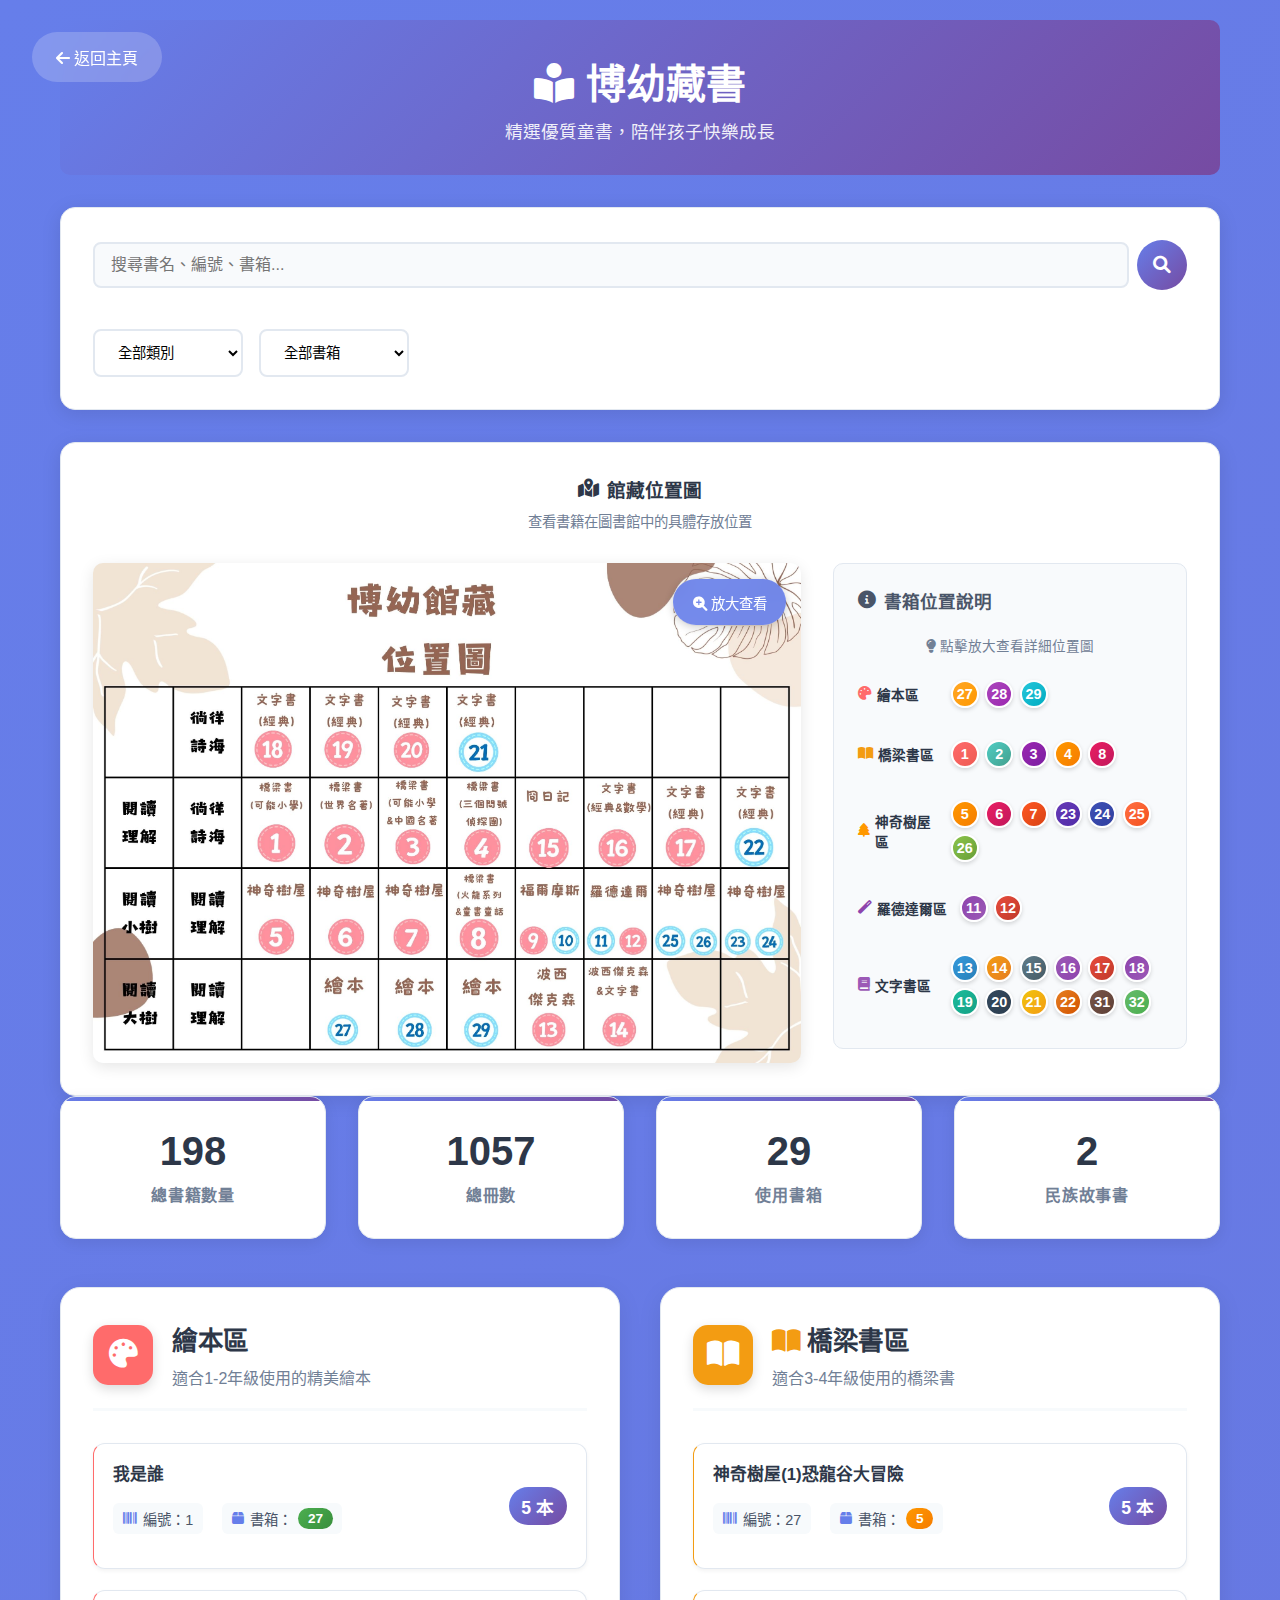
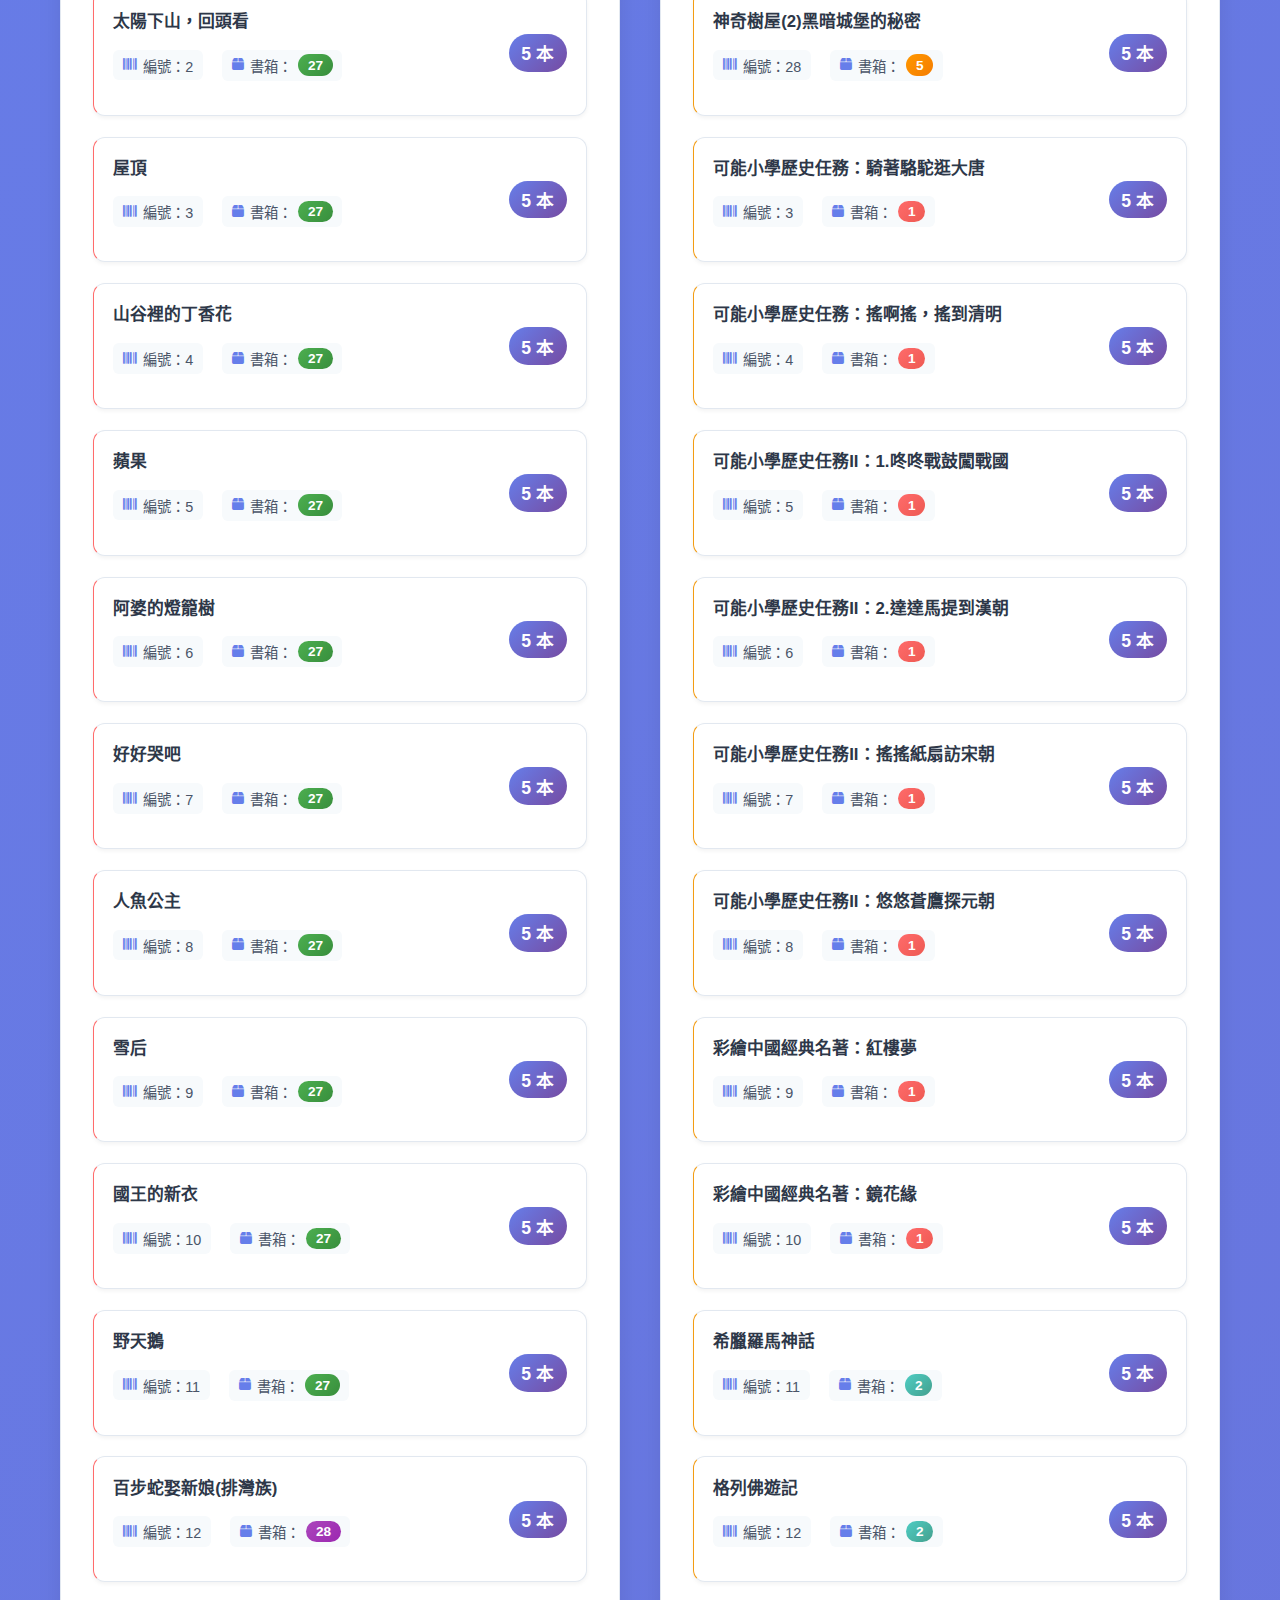
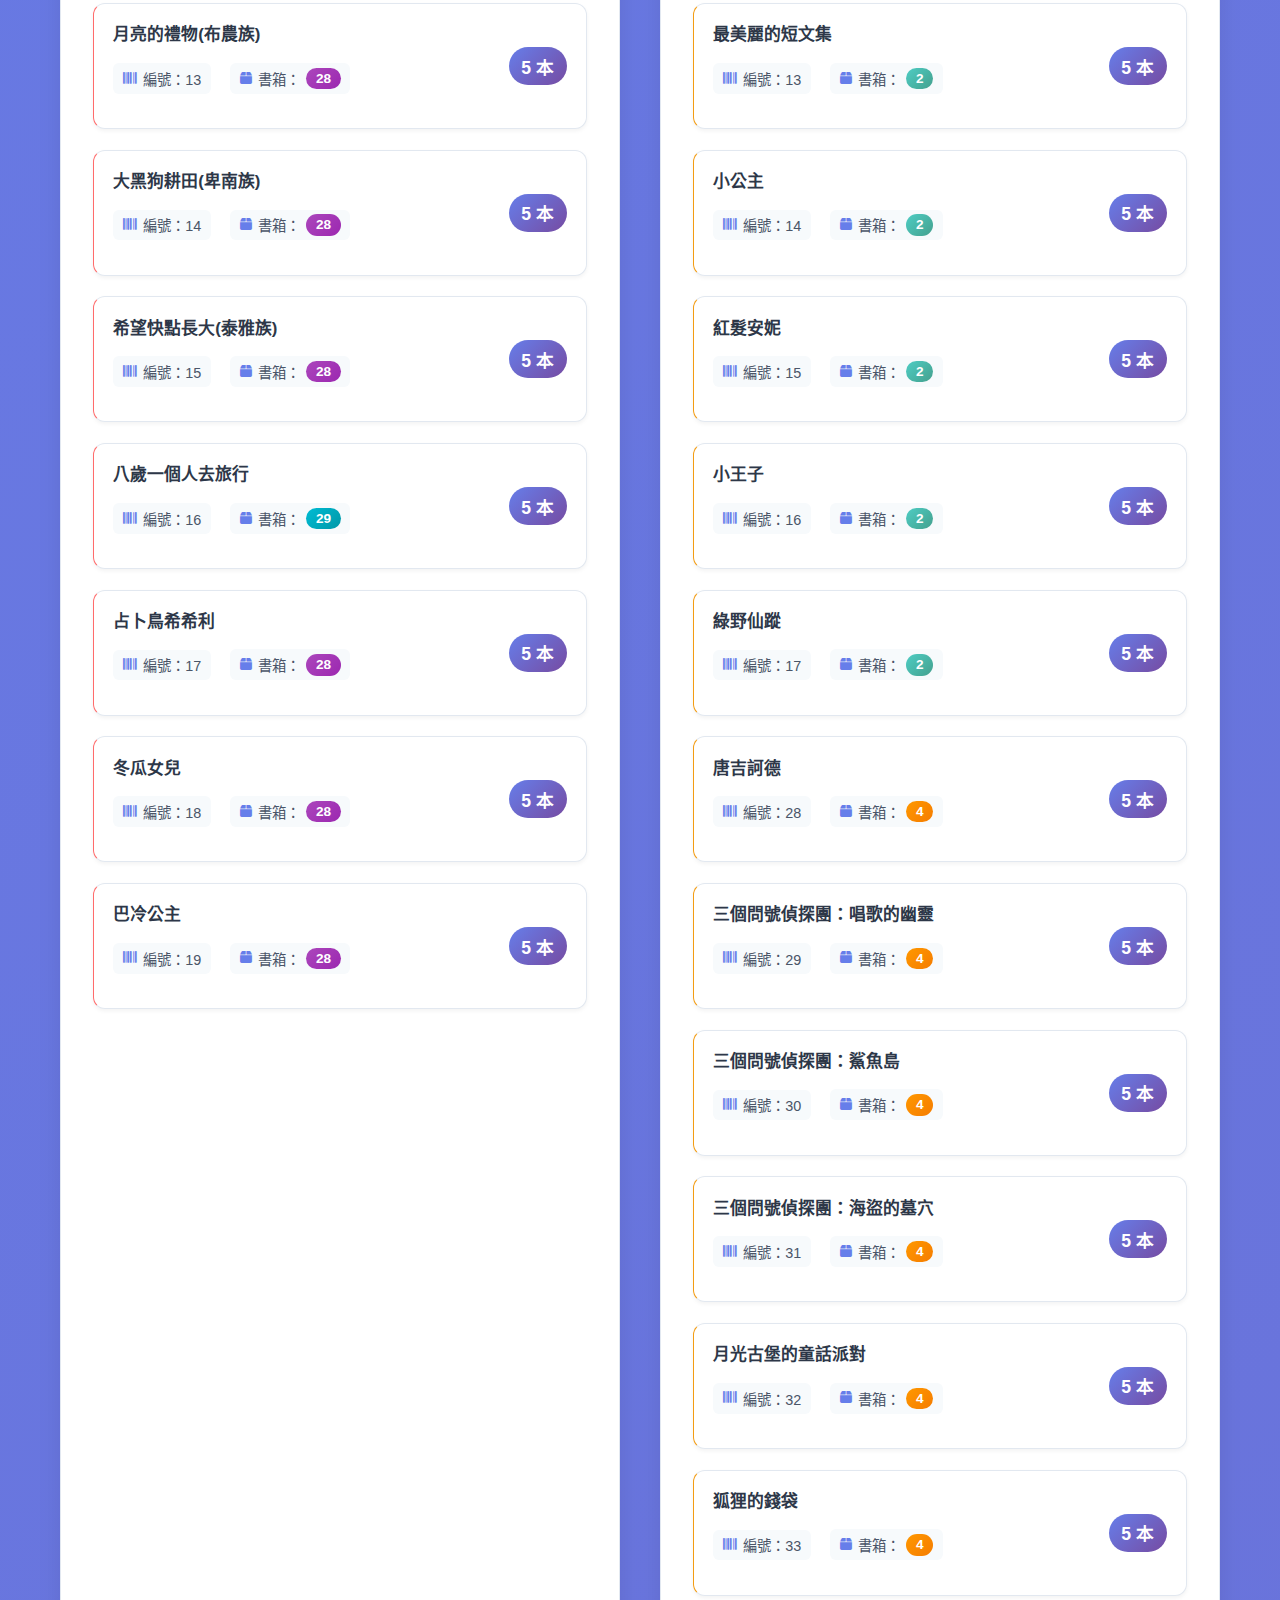
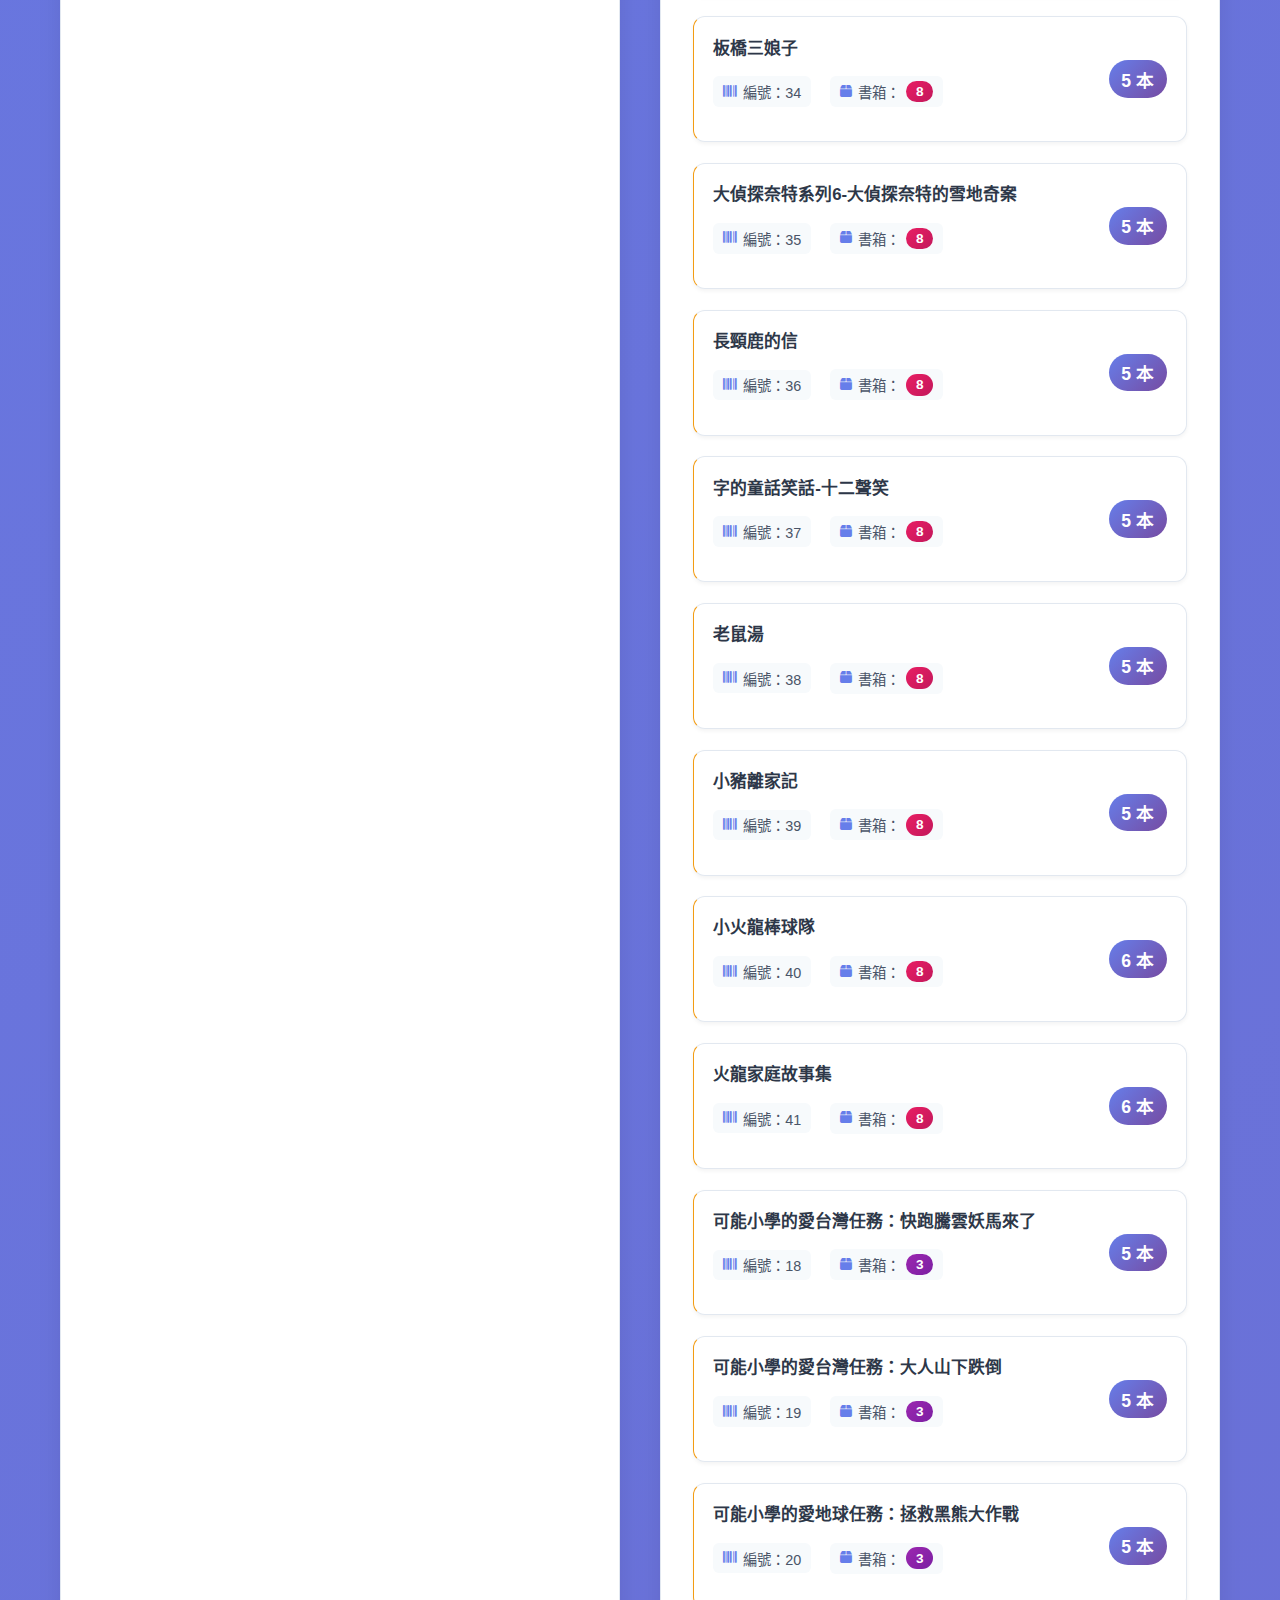
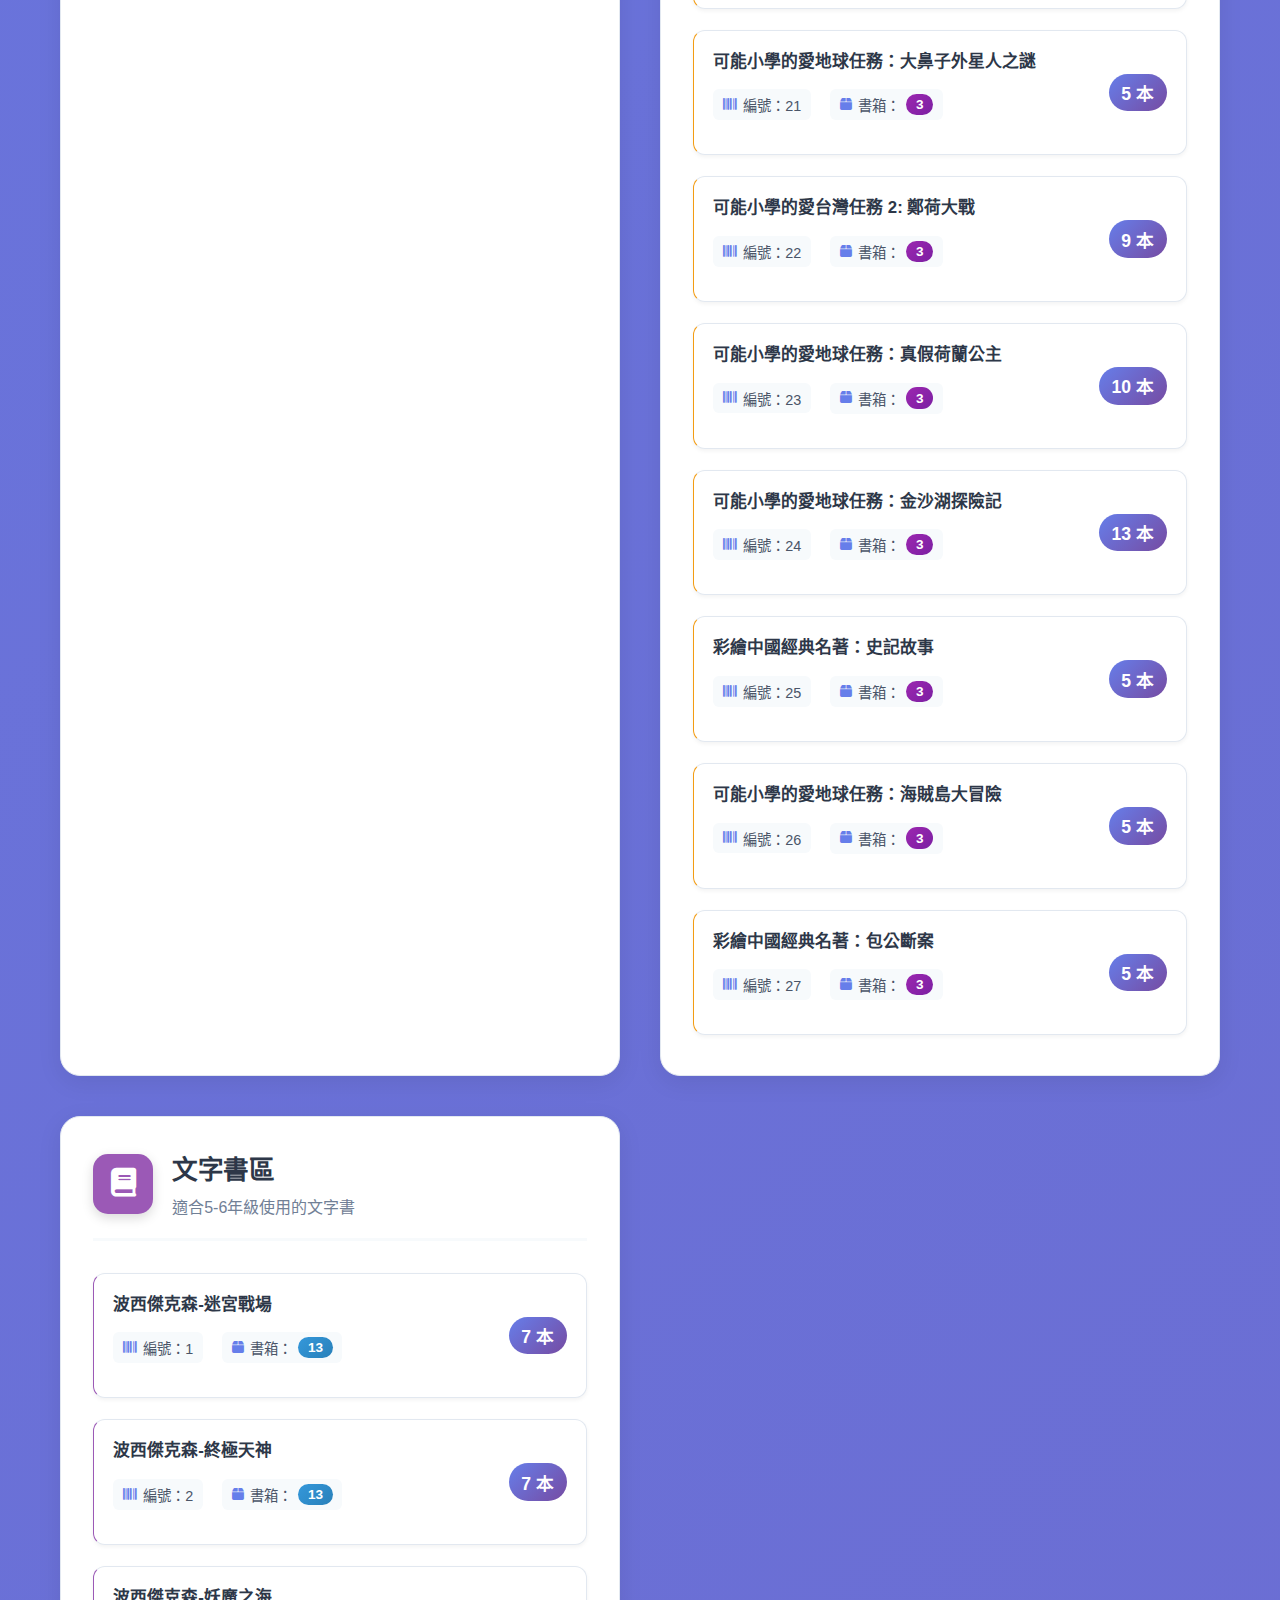
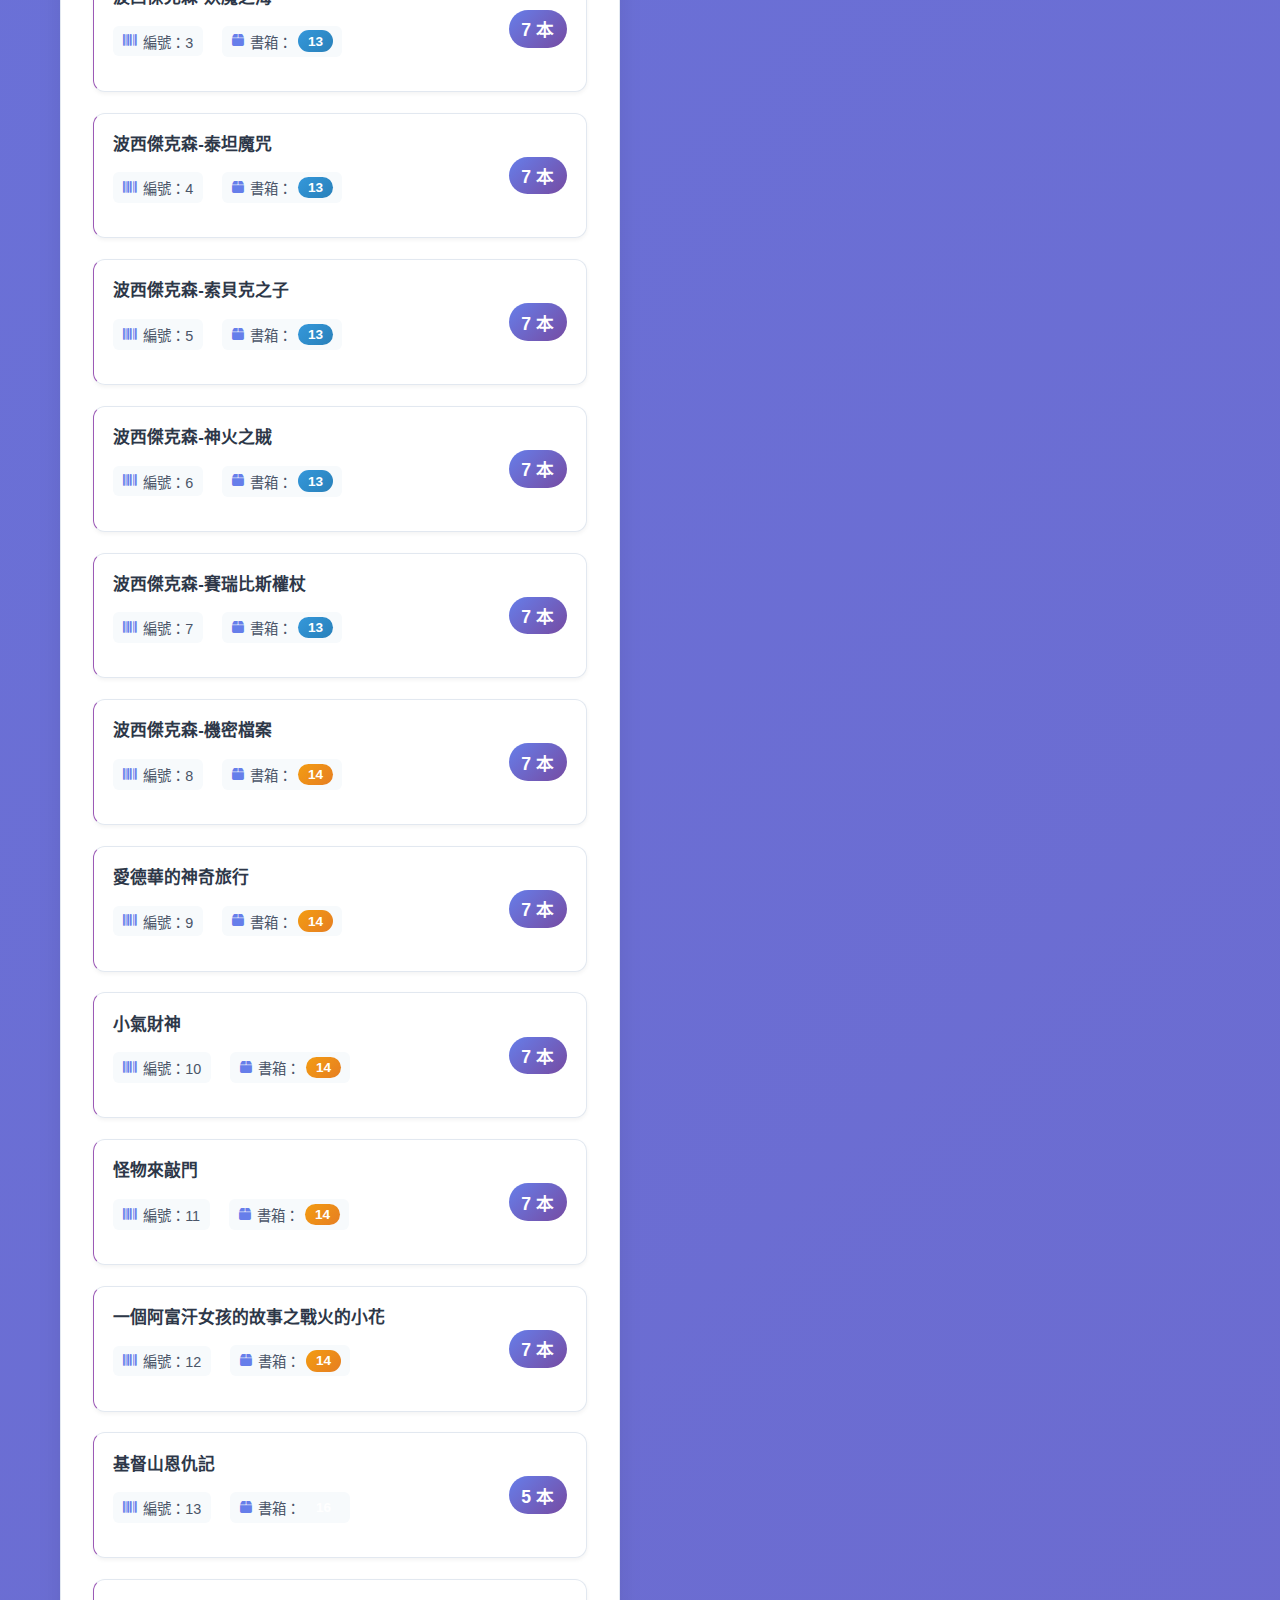
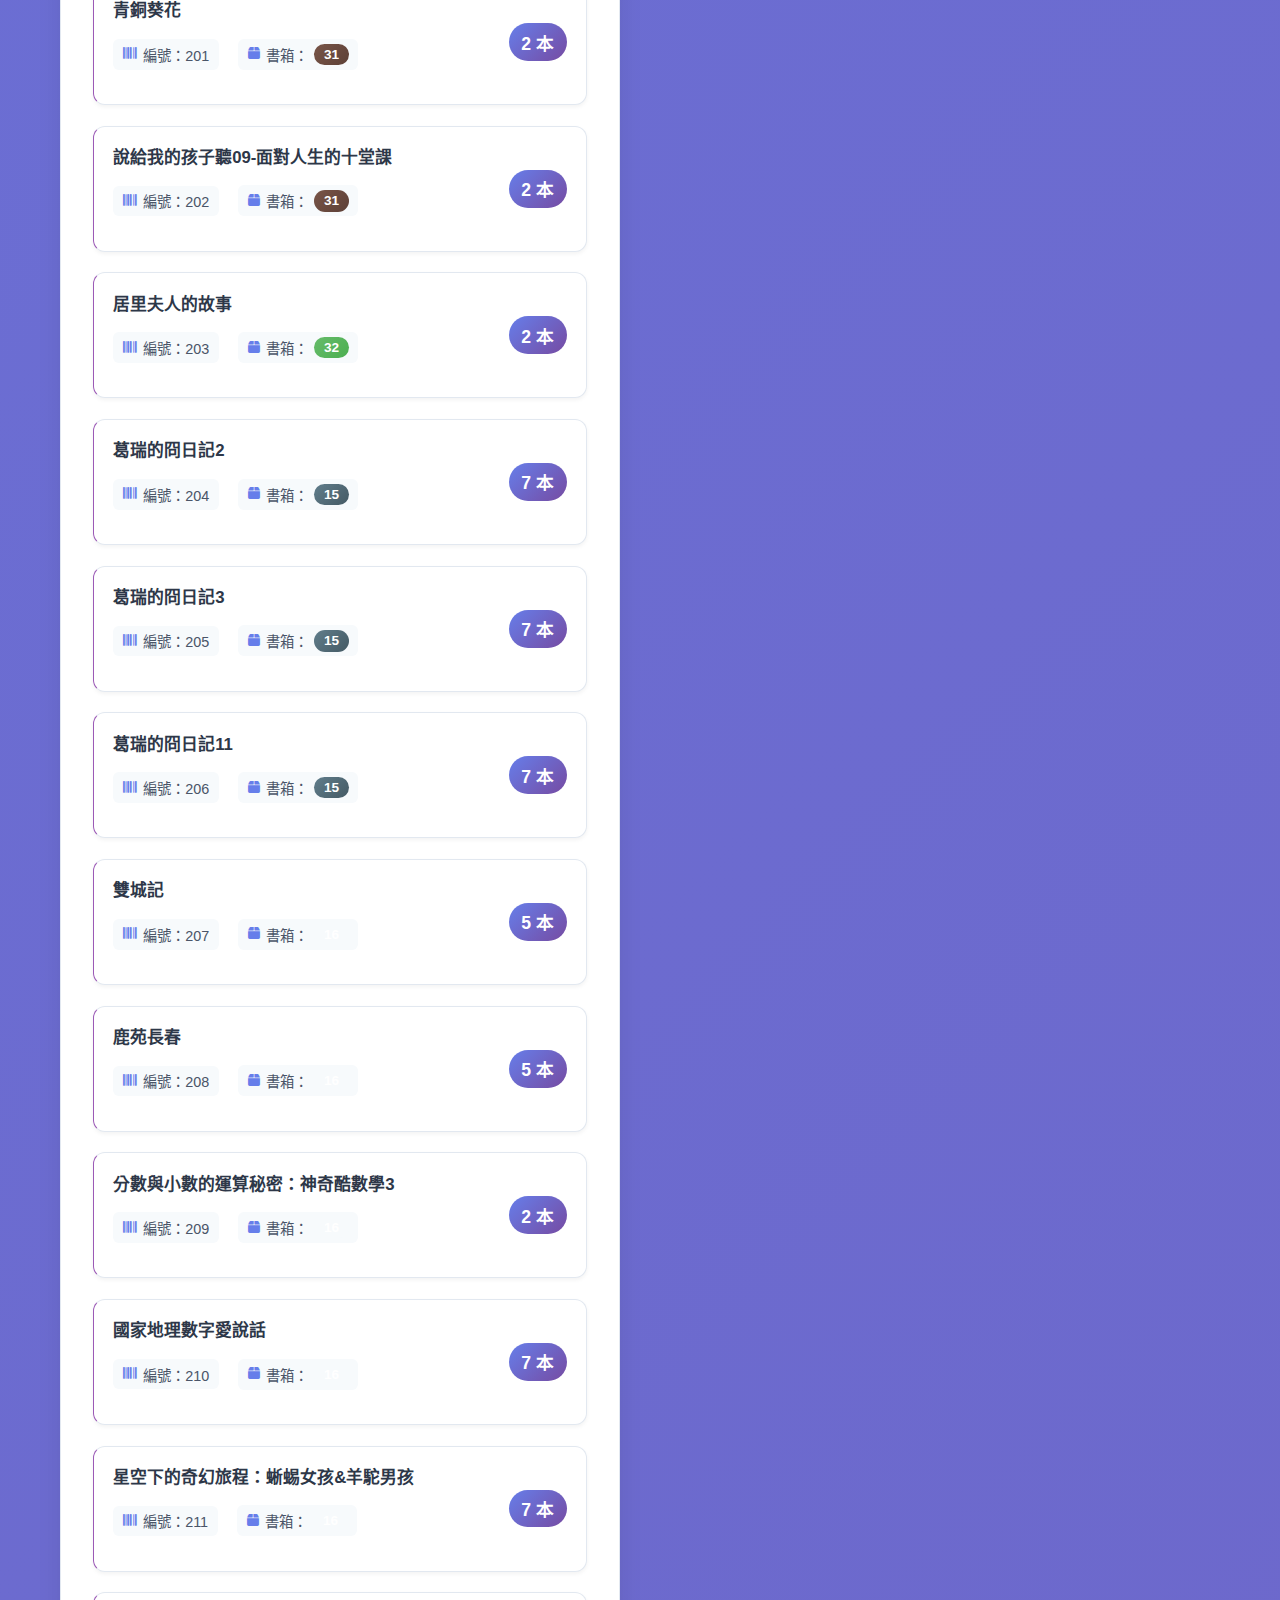
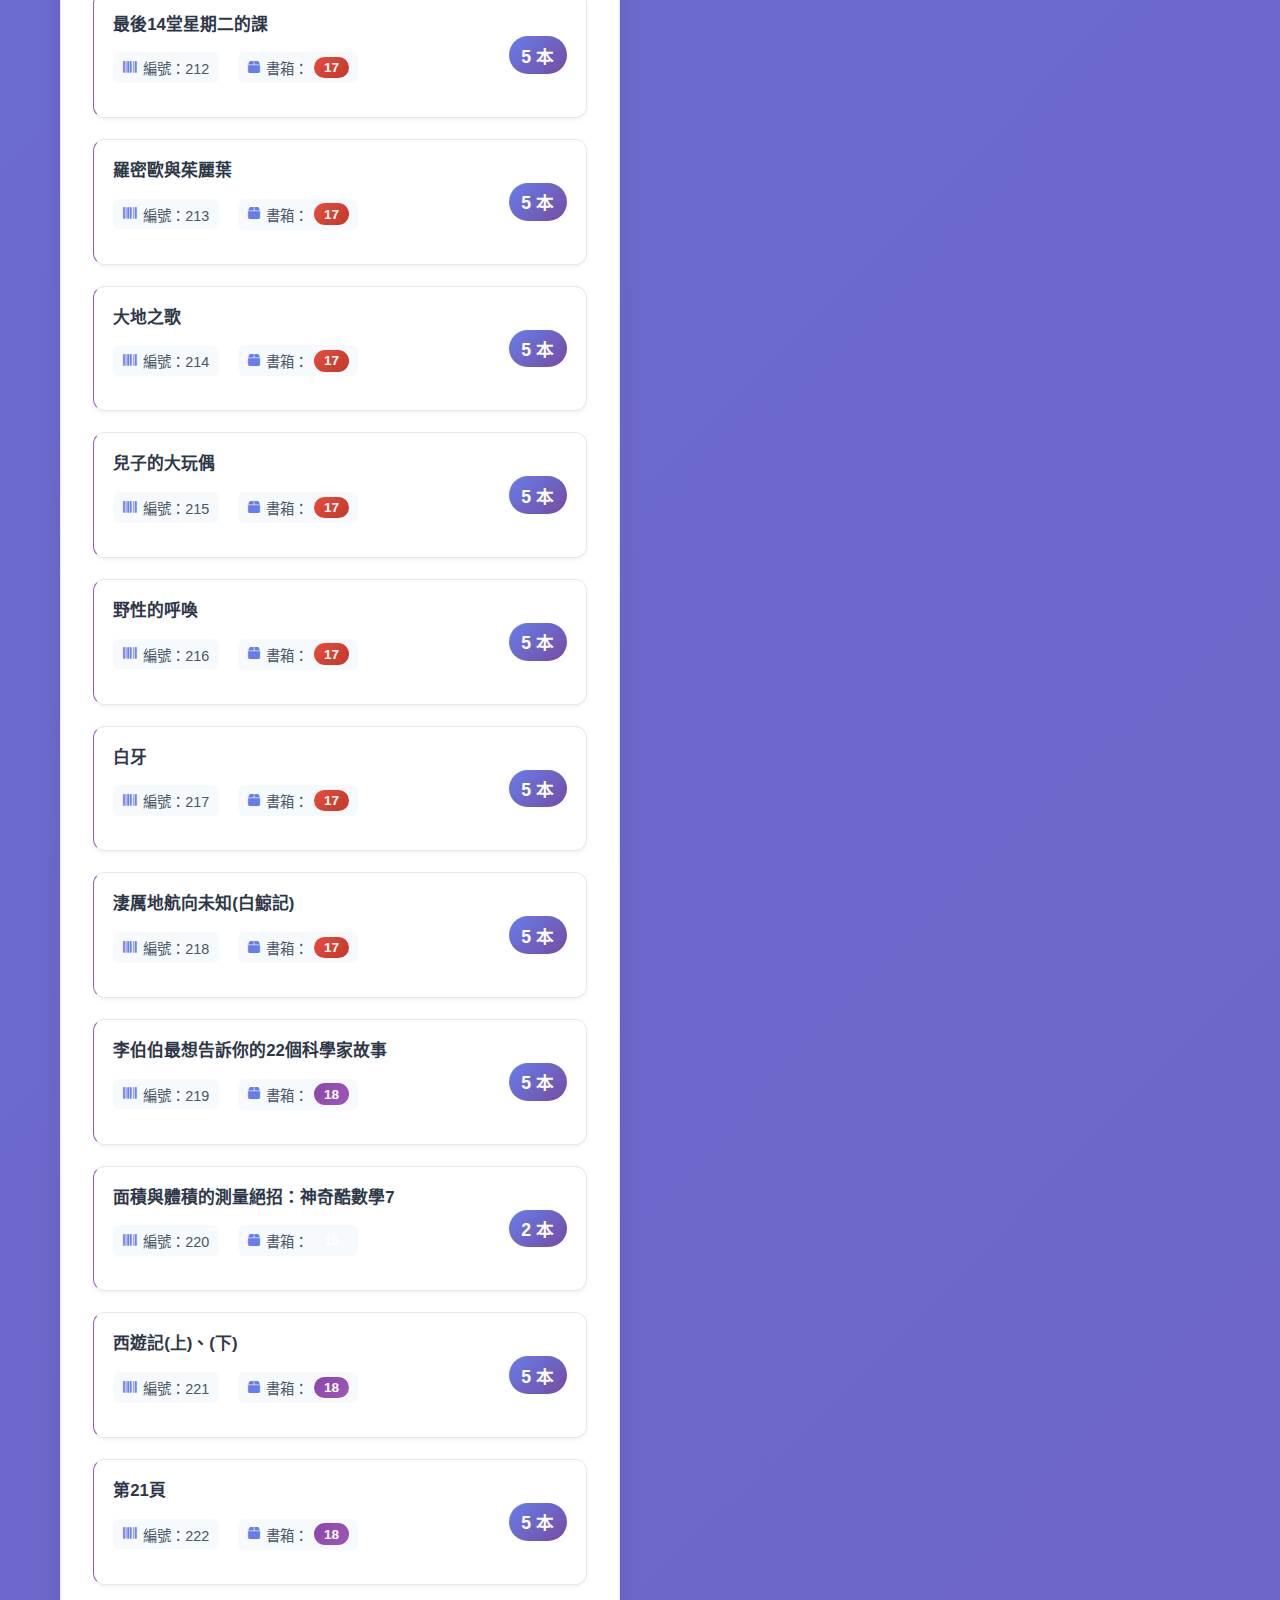
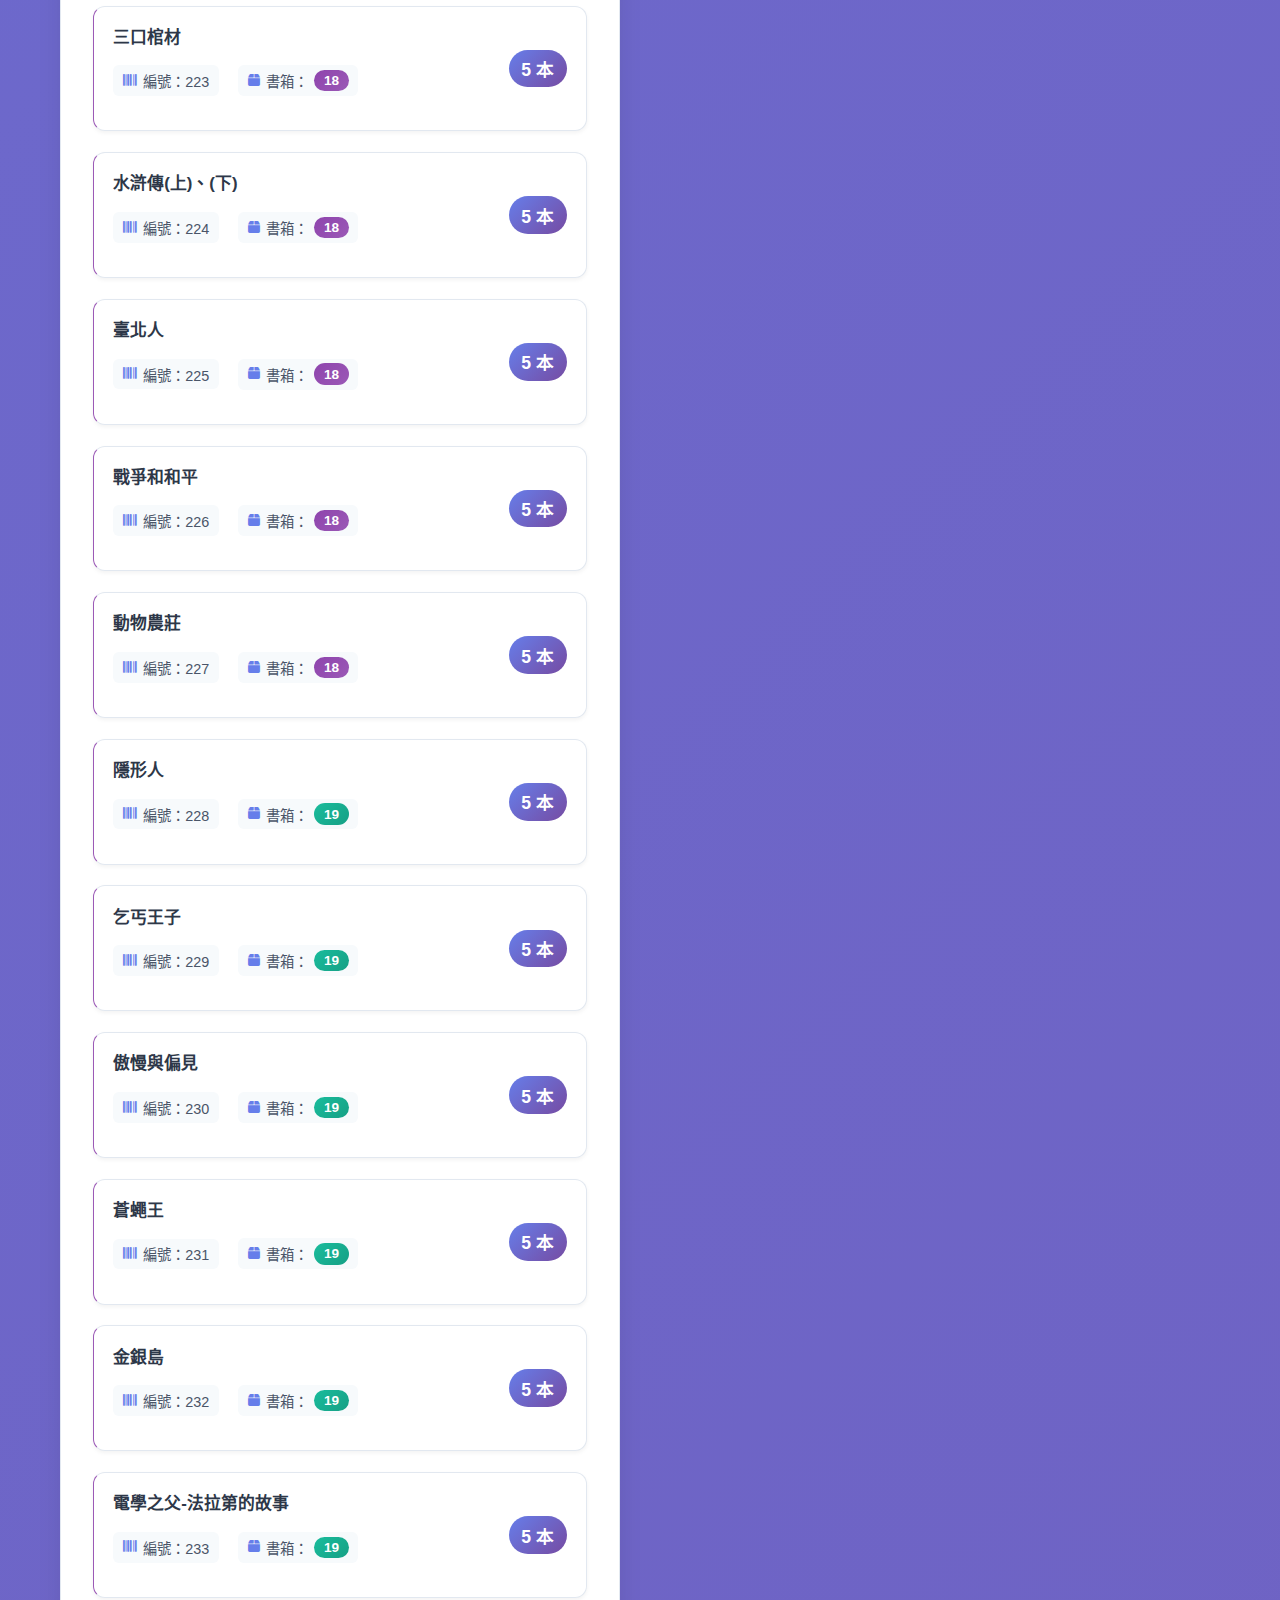
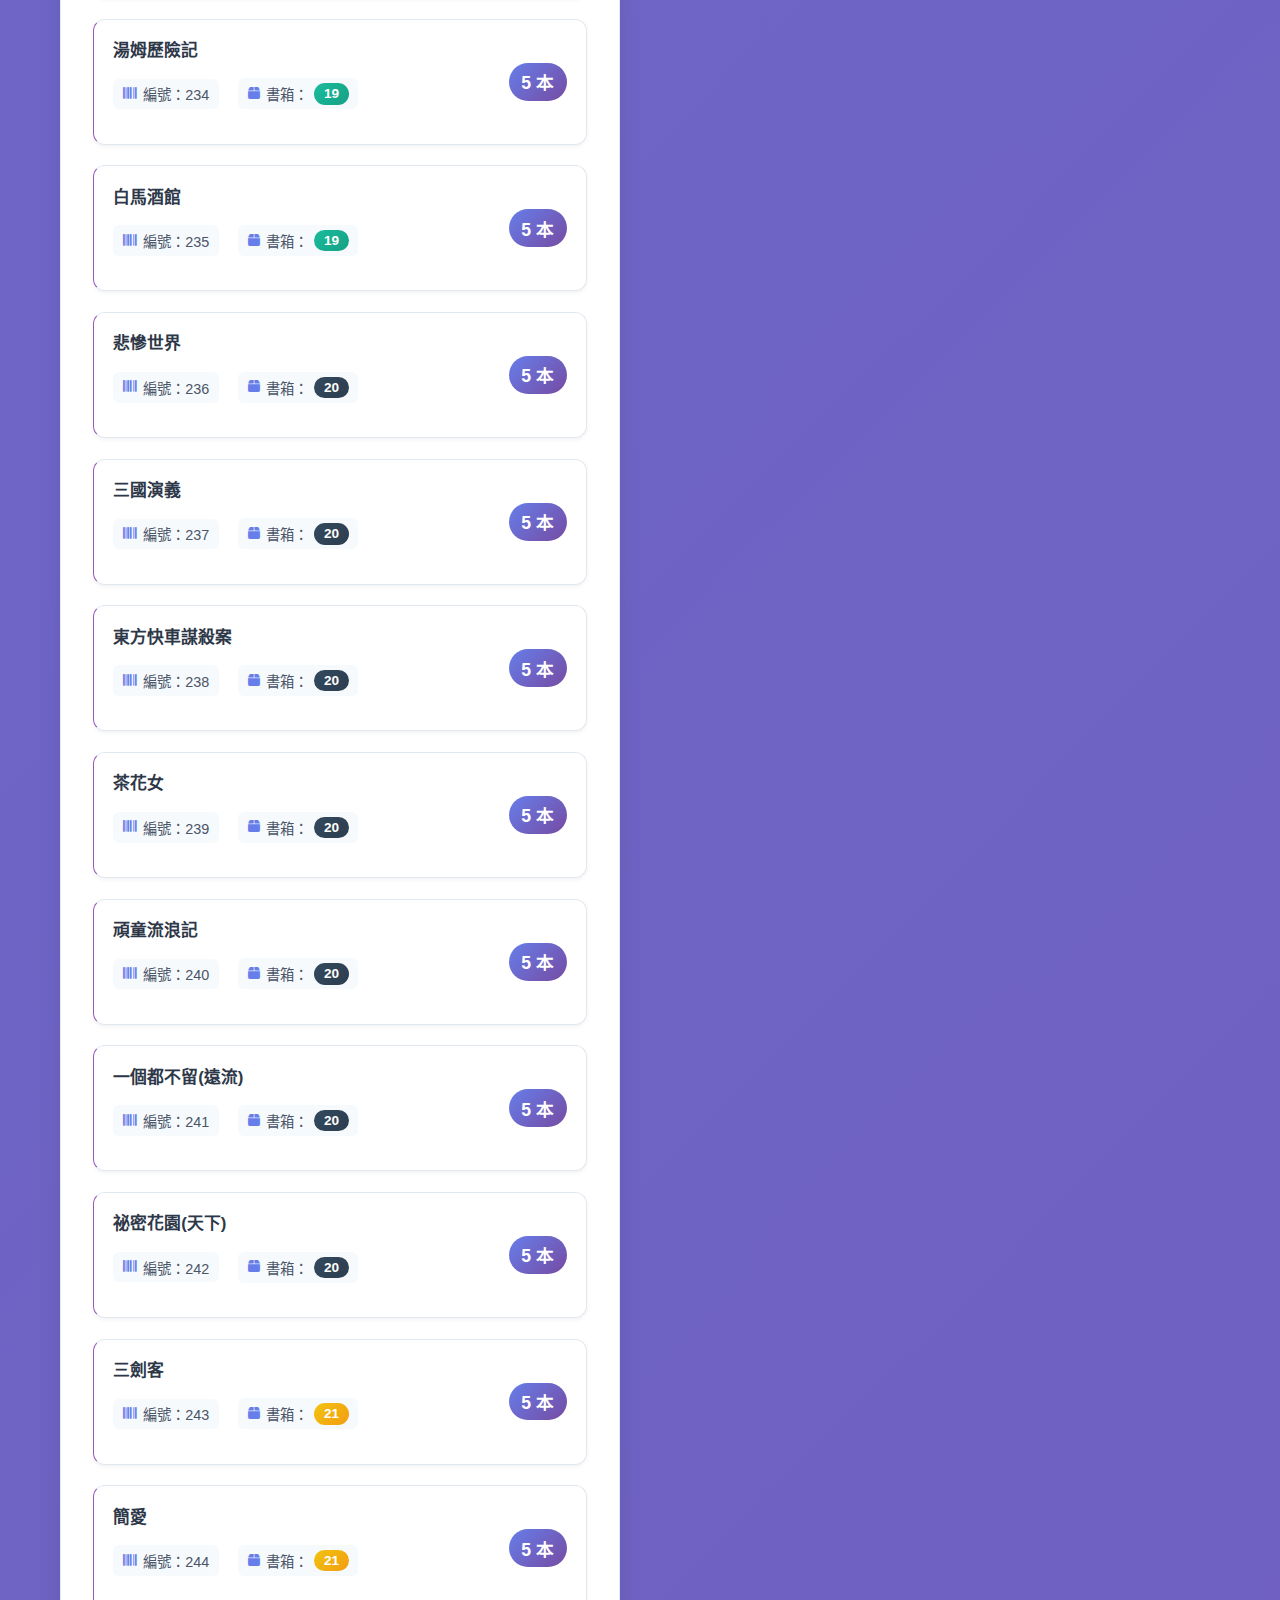
<file: boyou-books.html>
<!DOCTYPE html>
<html lang="zh-TW">
<head>
    <meta charset="UTF-8">
    <meta name="viewport" content="width=device-width, initial-scale=1.0">
    <title>博幼藏書 - 圖書館管理系統</title>
    <link rel="stylesheet" href="styles.css">
    <link href="https://cdnjs.cloudflare.com/ajax/libs/font-awesome/6.0.0/css/all.min.css" rel="stylesheet">
    <style>
        /* 博幼藏書專頁樣式 */
        .boyou-header {
            background: linear-gradient(135deg, #667eea 0%, #764ba2 100%);
            color: white;
            padding: 2rem;
            text-align: center;
            margin-bottom: 2rem;
            border-radius: 10px;
        }

        .boyou-header h1 {
            margin: 0;
            font-size: 2.5rem;
            font-weight: 700;
        }

        .boyou-header p {
            margin: 0.5rem 0 0 0;
            font-size: 1.1rem;
            opacity: 0.9;
        }

        /* 搜尋區域樣式 */
        .search-section {
            background: white;
            border-radius: 15px;
            padding: 2rem;
            margin-bottom: 2rem;
            box-shadow: 0 4px 20px rgba(0, 0, 0, 0.1);
            border: 1px solid #e2e8f0;
        }

        .search-container {
            display: flex;
            flex-direction: column;
            gap: 1.5rem;
        }

        .search-bar {
            display: flex;
            gap: 0.5rem;
            align-items: center;
            position: relative;
        }

        .search-bar input {
            flex: 1;
            padding: 1rem 1.5rem;
            border: 2px solid #e2e8f0;
            border-radius: 25px;
            font-size: 1rem;
            transition: all 0.3s ease;
            background: #f8fafc;
        }

        .search-bar input:focus {
            outline: none;
            border-color: #667eea;
            background: white;
            box-shadow: 0 0 0 3px rgba(102, 126, 234, 0.1);
        }

        .search-button, .clear-button {
            padding: 1rem;
            border: none;
            border-radius: 50%;
            cursor: pointer;
            font-size: 1.1rem;
            transition: all 0.3s ease;
            display: flex;
            align-items: center;
            justify-content: center;
            min-width: 50px;
            height: 50px;
        }

        .search-button {
            background: linear-gradient(135deg, #667eea 0%, #764ba2 100%);
            color: white;
        }

        .search-button:hover {
            transform: translateY(-2px);
            box-shadow: 0 4px 15px rgba(102, 126, 234, 0.3);
        }

        .clear-button {
            background: #f56565;
            color: white;
        }

        .clear-button:hover {
            background: #e53e3e;
            transform: translateY(-2px);
        }

        .search-filters {
            display: flex;
            gap: 1rem;
            flex-wrap: wrap;
        }

        .search-filters select {
            padding: 0.8rem 1.2rem;
            border: 2px solid #e2e8f0;
            border-radius: 8px;
            background: white;
            font-size: 0.9rem;
            cursor: pointer;
            transition: all 0.3s ease;
            min-width: 150px;
        }

        .search-filters select:focus {
            outline: none;
            border-color: #667eea;
            box-shadow: 0 0 0 3px rgba(102, 126, 234, 0.1);
        }

        .search-results-info {
            text-align: center;
            padding: 1rem;
            background: #f8fafc;
            border-radius: 8px;
            border: 1px solid #e2e8f0;
            color: #4a5568;
            font-weight: 500;
        }

        .search-results-info #search-count {
            color: #667eea;
            font-weight: 700;
        }

        /* 搜尋高亮樣式 */
        .highlight {
            background: #fef5e7;
            color: #d69e2e;
            padding: 0.1rem 0.3rem;
            border-radius: 3px;
            font-weight: 600;
        }

        /* 無搜尋結果樣式 */
        .no-results {
            text-align: center;
            padding: 3rem 2rem;
            color: #718096;
        }

        .no-results i {
            font-size: 3rem;
            margin-bottom: 1rem;
            color: #cbd5e0;
        }

        .no-results h3 {
            margin: 0 0 0.5rem 0;
            color: #4a5568;
        }

        .no-results p {
            margin: 0;
            font-size: 0.9rem;
        }

        .back-btn {
            position: absolute;
            top: 2rem;
            left: 2rem;
            background: rgba(255, 255, 255, 0.2);
            border: none;
            color: white;
            padding: 0.8rem 1.5rem;
            border-radius: 25px;
            cursor: pointer;
            font-size: 1rem;
            transition: all 0.3s ease;
            backdrop-filter: blur(10px);
        }

        .back-btn:hover {
            background: rgba(255, 255, 255, 0.3);
            transform: translateY(-2px);
        }

        .book-categories {
            display: grid;
            grid-template-columns: repeat(auto-fit, minmax(400px, 1fr));
            gap: 2.5rem;
            margin-bottom: 3rem;
        }

        .category-section {
            background: white;
            border-radius: 20px;
            padding: 2rem;
            box-shadow: 0 6px 25px rgba(0, 0, 0, 0.08);
            border: 1px solid #e2e8f0;
            transition: all 0.3s ease;
        }

        .category-section:hover {
            box-shadow: 0 8px 30px rgba(0, 0, 0, 0.12);
            transform: translateY(-2px);
        }

        .category-header {
            display: flex;
            align-items: center;
            gap: 1.2rem;
            margin-bottom: 2rem;
            padding-bottom: 1.2rem;
            border-bottom: 3px solid #f7fafc;
        }

        .category-icon {
            width: 60px;
            height: 60px;
            border-radius: 15px;
            display: flex;
            align-items: center;
            justify-content: center;
            font-size: 1.8rem;
            color: white;
            box-shadow: 0 4px 12px rgba(0, 0, 0, 0.15);
        }

        .category-info h3 {
            margin: 0;
            font-size: 1.6rem;
            color: #2d3748;
            font-weight: 700;
            letter-spacing: -0.02em;
        }

        .category-info p {
            margin: 0.5rem 0 0 0;
            color: #718096;
            font-size: 1rem;
            font-weight: 500;
        }

        .book-list {
            display: grid;
            gap: 0.8rem;
        }

        .book-item {
            display: flex;
            align-items: center;
            justify-content: space-between;
            padding: 1.2rem;
            background: #ffffff;
            border-radius: 12px;
            border-left: 5px solid;
            border: 1px solid #e2e8f0;
            transition: all 0.3s ease;
            margin-bottom: 0.5rem;
            box-shadow: 0 2px 4px rgba(0, 0, 0, 0.05);
        }

        .book-item:hover {
            background: #f8fafc;
            transform: translateY(-2px);
            box-shadow: 0 4px 12px rgba(0, 0, 0, 0.1);
            border-left-width: 6px;
        }

        .book-info {
            flex: 1;
        }

        .book-title {
            font-weight: 600;
            color: #2d3748;
            margin-bottom: 0.5rem;
            font-size: 1.05rem;
            line-height: 1.4;
        }



        .book-details {
            display: flex;
            flex-wrap: wrap;
            gap: 1.2rem;
            font-size: 0.9rem;
            color: #4a5568;
            align-items: center;
        }

        .book-details span {
            display: flex;
            align-items: center;
            gap: 0.4rem;
            padding: 0.3rem 0.6rem;
            background: #f7fafc;
            border-radius: 6px;
            font-weight: 500;
        }

        .book-details i {
            color: #667eea;
            font-size: 0.85rem;
        }

        /* 書箱號碼特殊樣式 */
        .book-details .box-number {
            color: white;
            padding: 0.2rem 0.6rem;
            border-radius: 12px;
            font-weight: 600;
            font-size: 0.85rem;
            display: inline-block;
            min-width: 24px;
            text-align: center;
        }

        /* 不同書箱號碼的顏色 */
        .box-number.box-1 {
            background: linear-gradient(135deg, #ff6b6b 0%, #ee5a52 100%);
        }

        .box-number.box-2 {
            background: linear-gradient(135deg, #4ecdc4 0%, #44a08d 100%);
        }

        .box-number.box-3 {
            background: linear-gradient(135deg, #9c27b0 0%, #7b1fa2 100%);
        }

        .box-number.box-5 {
            background: linear-gradient(135deg, #ff9800 0%, #f57c00 100%);
        }

        .box-number.box-6 {
            background: linear-gradient(135deg, #e91e63 0%, #c2185b 100%);
        }

        .box-number.box-7 {
            background: linear-gradient(135deg, #ff5722 0%, #d84315 100%);
        }

        .box-number.box-23 {
            background: linear-gradient(135deg, #673ab7 0%, #512da8 100%);
        }

        .box-number.box-24 {
            background: linear-gradient(135deg, #3f51b5 0%, #303f9f 100%);
        }

        .box-number.box-25 {
            background: linear-gradient(135deg, #ff7043 0%, #f4511e 100%);
        }

        .box-number.box-26 {
            background: linear-gradient(135deg, #8bc34a 0%, #689f38 100%);
        }

        .box-number.box-27 {
            background: linear-gradient(135deg, #4caf50 0%, #388e3c 100%);
        }

        .box-number.box-28 {
            background: linear-gradient(135deg, #ab47bc 0%, #9c27b0 100%);
        }

        .box-number.box-29 {
            background: linear-gradient(135deg, #00bcd4 0%, #0097a7 100%);
        }

        .box-number.box-31 {
            background: linear-gradient(135deg, #795548 0%, #5d4037 100%);
        }

        .box-number.box-32 {
            background: linear-gradient(135deg, #66bb6a 0%, #4caf50 100%);
        }

        .box-number.box-4 {
            background: linear-gradient(135deg, #ff9800 0%, #f57c00 100%);
        }

        .box-number.box-8 {
            background: linear-gradient(135deg, #e91e63 0%, #c2185b 100%);
        }

        .box-number.box-17 {
            background: linear-gradient(135deg, #e74c3c 0%, #c0392b 100%);
        }

        .box-number.box-18 {
            background: linear-gradient(135deg, #8e44ad 0%, #9b59b6 100%);
        }

        .box-number.box-19 {
            background: linear-gradient(135deg, #1abc9c 0%, #16a085 100%);
        }

        .box-number.box-20 {
            background: linear-gradient(135deg, #34495e 0%, #2c3e50 100%);
        }

        .box-number.box-21 {
            background: linear-gradient(135deg, #f1c40f 0%, #f39c12 100%);
        }

        .box-number.box-22 {
            background: linear-gradient(135deg, #e67e22 0%, #d35400 100%);
        }

        .box-number.box-11 {
            background: linear-gradient(135deg, #8e44ad 0%, #9b59b6 100%);
        }

        .box-number.box-12 {
            background: linear-gradient(135deg, #e74c3c 0%, #c0392b 100%);
        }

        .box-number.box-13 {
            background: linear-gradient(135deg, #3498db 0%, #2980b9 100%);
        }

        .box-number.box-14 {
            background: linear-gradient(135deg, #f39c12 0%, #e67e22 100%);
        }

        .box-number        .box-16 {
            background: linear-gradient(135deg, #9b59b6 0%, #8e44ad 100%);
        }

        .box-15 {
            background: linear-gradient(135deg, #607d8b 0%, #455a64 100%);
        }

        .box-number.box-15 {
            background: linear-gradient(135deg, #607d8b 0%, #455a64 100%);
        }

        /* 書箱號碼懸停效果 */
        .box-number:hover {
            transform: scale(1.1);
            box-shadow: 0 2px 8px rgba(0, 0, 0, 0.2);
            transition: all 0.2s ease;
        }

        .book-stats {
            text-align: right;
            font-size: 0.95rem;
            min-width: 80px;
        }

        .book-count {
            font-weight: 700;
            color: #2d3748;
            font-size: 1.1rem;
            padding: 0.4rem 0.8rem;
            background: linear-gradient(135deg, #667eea 0%, #764ba2 100%);
            color: white;
            border-radius: 20px;
            display: inline-block;
        }

        .book-box {
            font-size: 0.85rem;
            font-weight: 600;
            color: white;
            padding: 0.3rem 0.8rem;
            border-radius: 15px;
            display: inline-block;
            margin-top: 0.3rem;
            box-shadow: 0 2px 8px rgba(0, 0, 0, 0.2);
            transition: all 0.3s ease;
            border: 2px solid rgba(255, 255, 255, 0.3);
        }

        /* 不同書箱的顏色 */
        .box-1 {
            background: linear-gradient(135deg, #ff6b6b 0%, #ee5a52 100%);
        }

        .box-2 {
            background: linear-gradient(135deg, #4ecdc4 0%, #44a08d 100%);
        }

        .box-3 {
            background: linear-gradient(135deg, #9c27b0 0%, #7b1fa2 100%);
        }

        .box-27 {
            background: linear-gradient(135deg, #4caf50 0%, #388e3c 100%);
        }

        .box-28 {
            background: linear-gradient(135deg, #ab47bc 0%, #9c27b0 100%);
        }

        .box-29 {
            background: linear-gradient(135deg, #00bcd4 0%, #0097a7 100%);
        }

        .box-31 {
            background: linear-gradient(135deg, #795548 0%, #5d4037 100%);
        }

        .box-32 {
            background: linear-gradient(135deg, #66bb6a 0%, #4caf50 100%);
        }

        .box-4 {
            background: linear-gradient(135deg, #ff9800 0%, #f57c00 100%);
        }

        .box-8 {
            background: linear-gradient(135deg, #e91e63 0%, #c2185b 100%);
        }

        .box-17 {
            background: linear-gradient(135deg, #e74c3c 0%, #c0392b 100%);
        }

        .box-18 {
            background: linear-gradient(135deg, #8e44ad 0%, #9b59b6 100%);
        }

        .box-19 {
            background: linear-gradient(135deg, #1abc9c 0%, #16a085 100%);
        }

        .box-20 {
            background: linear-gradient(135deg, #34495e 0%, #2c3e50 100%);
        }

        .box-21 {
            background: linear-gradient(135deg, #f1c40f 0%, #f39c12 100%);
        }

        .box-22 {
            background: linear-gradient(135deg, #e67e22 0%, #d35400 100%);
        }

        .box-5 {
            background: linear-gradient(135deg, #ff9800 0%, #f57c00 100%);
        }

        .box-6 {
            background: linear-gradient(135deg, #e91e63 0%, #c2185b 100%);
        }

        .box-7 {
            background: linear-gradient(135deg, #ff5722 0%, #d84315 100%);
        }

        .box-23 {
            background: linear-gradient(135deg, #673ab7 0%, #512da8 100%);
        }

        .box-24 {
            background: linear-gradient(135deg, #3f51b5 0%, #303f9f 100%);
        }

        .box-25 {
            background: linear-gradient(135deg, #ff7043 0%, #f4511e 100%);
        }

        .box-26 {
            background: linear-gradient(135deg, #8bc34a 0%, #689f38 100%);
        }

        .book-box:hover {
            transform: translateY(-2px) scale(1.05);
            box-shadow: 0 4px 15px rgba(0, 0, 0, 0.3);
        }

        .stats-overview {
            display: grid;
            grid-template-columns: repeat(auto-fit, minmax(220px, 1fr));
            gap: 2rem;
            margin-bottom: 3rem;
        }

        .stat-card {
            background: white;
            padding: 2rem;
            border-radius: 16px;
            text-align: center;
            box-shadow: 0 4px 15px rgba(0, 0, 0, 0.08);
            border: 1px solid #e2e8f0;
            transition: all 0.3s ease;
            position: relative;
            overflow: hidden;
        }

        .stat-card::before {
            content: '';
            position: absolute;
            top: 0;
            left: 0;
            right: 0;
            height: 4px;
            background: linear-gradient(135deg, #667eea 0%, #764ba2 100%);
        }

        .stat-card:hover {
            transform: translateY(-3px);
            box-shadow: 0 8px 25px rgba(0, 0, 0, 0.12);
        }

        .stat-number {
            font-size: 2.5rem;
            font-weight: 800;
            color: #2d3748;
            display: block;
            margin-bottom: 0.5rem;
        }

        .stat-label {
            color: #718096;
            font-size: 1rem;
            font-weight: 600;
            text-transform: uppercase;
            letter-spacing: 0.05em;
        }

        .special-books {
            background: linear-gradient(135deg, #ffecd2 0%, #fcb69f 100%);
            border-radius: 15px;
            padding: 2rem;
            margin-top: 2rem;
        }

        .special-books h3 {
            color: #8b4513;
            margin-bottom: 1rem;
            display: flex;
            align-items: center;
            gap: 0.5rem;
        }

        .ethnic-books {
            display: grid;
            grid-template-columns: repeat(auto-fit, minmax(300px, 1fr));
            gap: 1rem;
        }

        .ethnic-book {
            background: rgba(255, 255, 255, 0.7);
            padding: 1rem;
            border-radius: 8px;
            border-left: 4px solid #d4a574;
        }

        .ethnic-tribe {
            font-weight: 600;
            color: #8b4513;
            margin-bottom: 0.3rem;
        }

        .ethnic-title {
            color: #2d3748;
        }

        /* 神奇樹屋區塊樣式 */
        .magic-tree-house-section {
            background: linear-gradient(135deg, #fff3e0 0%, #ffe0b2 100%);
            border: 2px solid #ff9800;
            position: relative;
            overflow: hidden;
        }

        .magic-tree-house-section::before {
            content: '';
            position: absolute;
            top: -50%;
            right: -50%;
            width: 200%;
            height: 200%;
            background: radial-gradient(circle, rgba(255, 152, 0, 0.1) 0%, transparent 70%);
            animation: float 6s ease-in-out infinite;
            pointer-events: none;
        }

        @keyframes float {
            0%, 100% { transform: translateY(0px) rotate(0deg); }
            50% { transform: translateY(-10px) rotate(2deg); }
        }

        .magic-tree-house-section .category-header {
            position: relative;
            z-index: 1;
        }

        .magic-tree-house-section .book-item {
            background: rgba(255, 255, 255, 0.9);
            border-left: 4px solid #ff9800;
            box-shadow: 0 2px 8px rgba(255, 152, 0, 0.2);
        }

        .magic-tree-house-section .book-item:hover {
            background: rgba(255, 255, 255, 1);
            box-shadow: 0 4px 15px rgba(255, 152, 0, 0.3);
        }

        /* 羅德達爾區塊樣式 */
        .roald-dahl-section {
            background: linear-gradient(135deg, #f8e8ff 0%, #e8d5f2 100%);
            border: 2px solid #8e44ad;
            position: relative;
            overflow: hidden;
        }

        .roald-dahl-section::before {
            content: '';
            position: absolute;
            top: -30%;
            left: -30%;
            width: 160%;
            height: 160%;
            background: radial-gradient(circle, rgba(142, 68, 173, 0.1) 0%, transparent 60%);
            animation: float 8s ease-in-out infinite;
            pointer-events: none;
        }

        .roald-dahl-section .category-header {
            position: relative;
            z-index: 1;
        }

        .roald-dahl-section .book-item {
            background: rgba(255, 255, 255, 0.9);
            border-left: 4px solid #8e44ad;
            box-shadow: 0 2px 8px rgba(142, 68, 173, 0.2);
        }

        .roald-dahl-section .book-item:hover {
            background: rgba(255, 255, 255, 1);
            box-shadow: 0 4px 15px rgba(142, 68, 173, 0.3);
        }

        /* 館藏位置圖樣式 */
        .location-map-section {
            background: white;
            border-radius: 15px;
            padding: 2rem;
            margin-top: 2rem;
            box-shadow: 0 4px 20px rgba(0, 0, 0, 0.1);
            border: 1px solid #e2e8f0;
        }

        .location-header {
            text-align: center;
            margin-bottom: 2rem;
        }

        .location-header h3 {
            color: #2d3748;
            margin-bottom: 0.5rem;
            display: flex;
            align-items: center;
            justify-content: center;
            gap: 0.5rem;
        }

        .location-header p {
            color: #718096;
            font-size: 0.9rem;
        }

        .location-map-container {
            display: grid;
            grid-template-columns: 2fr 1fr;
            gap: 2rem;
            align-items: start;
        }

        .location-map-wrapper {
            position: relative;
            border-radius: 10px;
            overflow: hidden;
            box-shadow: 0 4px 15px rgba(0, 0, 0, 0.1);
            background: #f8fafc;
        }

        .location-map-image {
            width: 100%;
            height: auto;
            display: block;
            transition: transform 0.3s ease;
            cursor: pointer;
        }

        .location-map-image:hover {
            transform: scale(1.02);
        }

        .map-overlay {
            position: absolute;
            top: 1rem;
            right: 1rem;
        }

        .map-zoom-btn {
            background: rgba(102, 126, 234, 0.9);
            color: white;
            border: none;
            padding: 0.8rem 1.2rem;
            border-radius: 25px;
            cursor: pointer;
            font-size: 0.9rem;
            font-weight: 500;
            transition: all 0.3s ease;
            backdrop-filter: blur(10px);
            box-shadow: 0 2px 10px rgba(0, 0, 0, 0.2);
        }

        .map-zoom-btn:hover {
            background: rgba(102, 126, 234, 1);
            transform: translateY(-2px);
            box-shadow: 0 4px 15px rgba(0, 0, 0, 0.3);
        }

        .location-legend {
            background: #f8fafc;
            padding: 1.5rem;
            border-radius: 10px;
            border: 1px solid #e2e8f0;
        }

        .location-legend h4 {
            color: #4a5568;
            margin-bottom: 1.5rem;
            display: flex;
            align-items: center;
            gap: 0.5rem;
            font-size: 1.1rem;
        }

        .legend-section {
            margin-bottom: 1.5rem;
            padding-bottom: 1rem;
            border-bottom: 1px solid #e2e8f0;
        }

        .legend-section:last-child {
            border-bottom: none;
            margin-bottom: 0;
        }

        .legend-section h5 {
            color: #2d3748;
            margin: 0 0 0.8rem 0;
            font-size: 1rem;
            font-weight: 600;
            display: flex;
            align-items: center;
            gap: 0.5rem;
        }

        .legend-items {
            display: flex;
            flex-direction: column;
            gap: 0.6rem;
            margin-left: 0.5rem;
        }

        .legend-item {
            display: flex;
            align-items: center;
            gap: 0.8rem;
            font-size: 0.9rem;
            color: #4a5568;
            padding: 0.3rem 0;
        }

        .legend-color {
            width: 24px;
            height: 24px;
            border-radius: 8px;
            flex-shrink: 0;
            border: 2px solid white;
            box-shadow: 0 2px 4px rgba(0, 0, 0, 0.15);
        }

        /* 模態框樣式 */
        .modal {
            display: none;
            position: fixed;
            z-index: 1000;
            left: 0;
            top: 0;
            width: 100%;
            height: 100%;
            background-color: rgba(0, 0, 0, 0.8);
            backdrop-filter: blur(5px);
        }

        .map-modal-content {
            background-color: white;
            margin: 2% auto;
            padding: 2rem;
            border-radius: 15px;
            width: 90%;
            max-width: 1000px;
            max-height: 90vh;
            overflow-y: auto;
            position: relative;
            box-shadow: 0 10px 30px rgba(0, 0, 0, 0.3);
        }

        .modal-map-container {
            text-align: center;
            margin: 1rem 0;
        }

        .modal-map-image {
            max-width: 100%;
            height: auto;
            border-radius: 10px;
            box-shadow: 0 4px 15px rgba(0, 0, 0, 0.1);
        }

        .modal-legend {
            margin-top: 1.5rem;
            padding-top: 1.5rem;
            border-top: 1px solid #e2e8f0;
        }

        .modal-legend h4 {
            color: #4a5568;
            margin-bottom: 1.5rem;
            display: flex;
            align-items: center;
            gap: 0.5rem;
            font-size: 1.1rem;
            text-align: center;
            justify-content: center;
        }

        .modal-legend .legend-section {
            margin-bottom: 1.2rem;
            padding-bottom: 0.8rem;
            border-bottom: 1px solid #e2e8f0;
        }

        .modal-legend .legend-section:last-child {
            border-bottom: none;
            margin-bottom: 0;
        }

        .modal-legend .legend-section h5 {
            color: #2d3748;
            margin: 0 0 0.6rem 0;
            font-size: 0.95rem;
            font-weight: 600;
            display: flex;
            align-items: center;
            gap: 0.5rem;
            justify-content: center;
        }

        .modal-legend .legend-items {
            flex-direction: row;
            justify-content: center;
            gap: 1.5rem;
            margin-left: 0;
        }

        .modal-legend .legend-item {
            display: flex;
            align-items: center;
            gap: 0.6rem;
            font-size: 0.85rem;
            color: #4a5568;
            padding: 0.2rem 0;
        }

        .modal-legend .legend-color {
            width: 20px;
            height: 20px;
            border-radius: 6px;
            flex-shrink: 0;
            border: 2px solid white;
            box-shadow: 0 2px 4px rgba(0, 0, 0, 0.15);
        }

        /* 簡化版書箱列表樣式 */
        .compact-legend {
            display: flex;
            flex-direction: column;
            gap: 1rem;
        }

        .legend-category {
            display: flex;
            align-items: center;
            gap: 0.8rem;
            padding: 0.5rem 0;
        }

        .category-title {
            font-size: 0.85rem;
            font-weight: 600;
            color: #2d3748;
            min-width: 80px;
            display: flex;
            align-items: center;
            gap: 0.3rem;
        }

        .box-numbers {
            display: flex;
            gap: 0.4rem;
            flex-wrap: wrap;
        }

        .box-numbers .box-number {
            width: 28px;
            height: 28px;
            border-radius: 50%;
            display: flex;
            align-items: center;
            justify-content: center;
            color: white;
            font-size: 0.9rem;
            font-weight: 700;
            border: 2px solid white;
            box-shadow: 0 2px 4px rgba(0, 0, 0, 0.15);
            transition: transform 0.2s ease;
        }

        .box-numbers .box-number:hover {
            transform: scale(1.1);
        }

        @media (max-width: 768px) {
            .back-btn {
                position: static;
                margin-bottom: 1rem;
            }
            
            .boyou-header h1 {
                font-size: 2rem;
            }
            
            .book-categories {
                grid-template-columns: 1fr;
            }
            
            .book-details {
                flex-direction: column;
                gap: 0.5rem;
            }

            .book-details span {
                justify-content: flex-start;
                width: fit-content;
            }

            .book-item {
                flex-direction: column;
                align-items: flex-start;
                gap: 1rem;
            }

            .book-stats {
                text-align: left;
                width: 100%;
            }
            
            .location-map-container {
                grid-template-columns: 1fr;
                gap: 1.5rem;
            }
            
            .modal-legend .legend-items {
                flex-direction: column;
                gap: 0.8rem;
            }
            
            .map-modal-content {
                margin: 5% auto;
                padding: 1rem;
                width: 95%;
            }
            
            .search-filters {
                flex-direction: column;
            }
            
            .search-filters select {
                min-width: auto;
            }
        }
    </style>
</head>
<body>
    <div class="container">
        <!-- 返回按鈕 -->
        <button class="back-btn" onclick="goBack()">
            <i class="fas fa-arrow-left"></i> 返回主頁
        </button>

        <!-- 博幼藏書標題 -->
        <div class="boyou-header">
            <h1><i class="fas fa-book-reader"></i> 博幼藏書</h1>
            <p>精選優質童書，陪伴孩子快樂成長</p>
        </div>

        <!-- 搜尋區域 -->
        <div class="search-section">
            <div class="search-container">
                <div class="search-bar">
                    <input type="text" id="search-input" placeholder="搜尋書名、編號、書箱..." autocomplete="off">
                    <button id="search-btn" class="search-button">
                        <i class="fas fa-search"></i>
                    </button>
                    <button id="clear-search-btn" class="clear-button" style="display: none;">
                        <i class="fas fa-times"></i>
                    </button>
                </div>
                <div class="search-filters">
                    <select id="category-filter">
                        <option value="">全部類別</option>
                        <option value="繪本">繪本</option>
                        <option value="橋梁書">橋梁書</option>
                        <option value="神奇樹屋">神奇樹屋</option>
                        <option value="羅德達爾">羅德達爾</option>
                        <option value="文字書">文字書</option>
                    </select>
                    <select id="box-filter">
                        <option value="">全部書箱</option>
                        <option value="1">1</option>
                        <option value="2">2</option>
                        <option value="3">3</option>
                        <option value="4">4</option>
                        <option value="5">5</option>
                        <option value="6">6</option>
                        <option value="7">7</option>
                        <option value="8">8</option>
                        <option value="11">11</option>
                        <option value="12">12</option>
                        <option value="13">13</option>
                        <option value="14">14</option>
                        <option value="15">15</option>
                        <option value="16">16</option>
                        <option value="17">17</option>
                        <option value="18">18</option>
                        <option value="19">19</option>
                        <option value="20">20</option>
                        <option value="21">21</option>
                        <option value="22">22</option>
                        <option value="23">23</option>
                        <option value="24">24</option>
                        <option value="25">25</option>
                        <option value="26">26</option>
                        <option value="27">27</option>
                        <option value="28">28</option>
                        <option value="29">29</option>
                        <option value="31">31</option>
                        <option value="32">32</option>
                    </select>
                </div>
            </div>
            <div class="search-results-info" id="search-results-info" style="display: none;">
                <span id="search-count">0</span> 個搜尋結果
            </div>
        </div>

        <!-- 館藏位置圖 -->
        <div class="location-map-section">
            <div class="location-header">
                <h3><i class="fas fa-map-marked-alt"></i> 館藏位置圖</h3>
                <p>查看書籍在圖書館中的具體存放位置</p>
            </div>
            <div class="location-map-container">
                <div class="location-map-wrapper">
                    <img src="BOYO館藏.jpg" alt="博幼館藏位置圖" class="location-map-image" id="location-map">
                    <div class="map-overlay">
                        <button class="map-zoom-btn" onclick="toggleMapZoom()">
                            <i class="fas fa-search-plus"></i> 放大查看
                        </button>
                    </div>
                </div>
                <div class="location-legend">
                    <h4><i class="fas fa-info-circle"></i> 書箱位置說明</h4>
                    <p style="color: #718096; font-size: 0.85rem; margin-bottom: 1rem; text-align: center; line-height: 1.4;">
                        <i class="fas fa-lightbulb"></i> 點擊放大查看詳細位置圖
                    </p>
                    
                    <!-- 簡化版書箱列表 -->
                    <div class="compact-legend">
                        <div class="legend-category">
                            <span class="category-title"><i class="fas fa-palette" style="color: #ff6b6b;"></i> 繪本區</span>
                            <div class="box-numbers">
                                <span class="box-number" style="background: linear-gradient(135deg, #ffa726 0%, #ff9800 100%);">27</span>
                                <span class="box-number" style="background: linear-gradient(135deg, #ab47bc 0%, #9c27b0 100%);">28</span>
                                <span class="box-number" style="background: linear-gradient(135deg, #26c6da 0%, #00acc1 100%);">29</span>
                            </div>
                        </div>
                        
                        <div class="legend-category">
                            <span class="category-title"><i class="fas fa-book-open" style="color: #f39c12;"></i> 橋梁書區</span>
                            <div class="box-numbers">
                                <span class="box-number" style="background: linear-gradient(135deg, #ff6b6b 0%, #ee5a52 100%);">1</span>
                                <span class="box-number" style="background: linear-gradient(135deg, #4ecdc4 0%, #44a08d 100%);">2</span>
                                <span class="box-number" style="background: linear-gradient(135deg, #9c27b0 0%, #7b1fa2 100%);">3</span>
                                <span class="box-number" style="background: linear-gradient(135deg, #ff9800 0%, #f57c00 100%);">4</span>
                                <span class="box-number" style="background: linear-gradient(135deg, #e91e63 0%, #c2185b 100%);">8</span>
                            </div>
                        </div>
                        
                        <div class="legend-category">
                            <span class="category-title"><i class="fas fa-tree" style="color: #ff9800;"></i> 神奇樹屋區</span>
                            <div class="box-numbers">
                                <span class="box-number" style="background: linear-gradient(135deg, #ff9800 0%, #f57c00 100%);">5</span>
                                <span class="box-number" style="background: linear-gradient(135deg, #e91e63 0%, #c2185b 100%);">6</span>
                                <span class="box-number" style="background: linear-gradient(135deg, #ff5722 0%, #d84315 100%);">7</span>
                                <span class="box-number" style="background: linear-gradient(135deg, #673ab7 0%, #512da8 100%);">23</span>
                                <span class="box-number" style="background: linear-gradient(135deg, #3f51b5 0%, #303f9f 100%);">24</span>
                                <span class="box-number" style="background: linear-gradient(135deg, #ff7043 0%, #f4511e 100%);">25</span>
                                <span class="box-number" style="background: linear-gradient(135deg, #8bc34a 0%, #689f38 100%);">26</span>
                            </div>
                        </div>
                        
                        <div class="legend-category">
                            <span class="category-title"><i class="fas fa-magic" style="color: #8e44ad;"></i> 羅德達爾區</span>
                            <div class="box-numbers">
                                <span class="box-number" style="background: linear-gradient(135deg, #8e44ad 0%, #9b59b6 100%);">11</span>
                                <span class="box-number" style="background: linear-gradient(135deg, #e74c3c 0%, #c0392b 100%);">12</span>
                            </div>
                        </div>
                        
                        <div class="legend-category">
                            <span class="category-title"><i class="fas fa-book" style="color: #9b59b6;"></i> 文字書區</span>
                            <div class="box-numbers">
                                <span class="box-number" style="background: linear-gradient(135deg, #3498db 0%, #2980b9 100%);">13</span>
                                <span class="box-number" style="background: linear-gradient(135deg, #f39c12 0%, #e67e22 100%);">14</span>
                                <span class="box-number" style="background: linear-gradient(135deg, #607d8b 0%, #455a64 100%);">15</span>
                                <span class="box-number" style="background: linear-gradient(135deg, #9b59b6 0%, #8e44ad 100%);">16</span>
                                <span class="box-number" style="background: linear-gradient(135deg, #e74c3c 0%, #c0392b 100%);">17</span>
                                <span class="box-number" style="background: linear-gradient(135deg, #8e44ad 0%, #9b59b6 100%);">18</span>
                                <span class="box-number" style="background: linear-gradient(135deg, #1abc9c 0%, #16a085 100%);">19</span>
                                <span class="box-number" style="background: linear-gradient(135deg, #34495e 0%, #2c3e50 100%);">20</span>
                                <span class="box-number" style="background: linear-gradient(135deg, #f1c40f 0%, #f39c12 100%);">21</span>
                                <span class="box-number" style="background: linear-gradient(135deg, #e67e22 0%, #d35400 100%);">22</span>
                                <span class="box-number" style="background: linear-gradient(135deg, #795548 0%, #5d4037 100%);">31</span>
                                <span class="box-number" style="background: linear-gradient(135deg, #66bb6a 0%, #4caf50 100%);">32</span>
                            </div>
                        </div>
                    </div>

                </div>
            </div>
        </div>

        <!-- 統計概覽 -->
        <div class="stats-overview">
            <div class="stat-card">
                <span class="stat-number" id="total-books">0</span>
                <div class="stat-label">總書籍數量</div>
            </div>
            <div class="stat-card">
                <span class="stat-number" id="total-copies">0</span>
                <div class="stat-label">總冊數</div>
            </div>
            <div class="stat-card">
                <span class="stat-number" id="total-boxes">0</span>
                <div class="stat-label">使用書箱</div>
            </div>
            <div class="stat-card">
                <span class="stat-number" id="ethnic-books-count">0</span>
                <div class="stat-label">民族故事書</div>
            </div>
        </div>

        <!-- 書籍分類 -->
        <div class="book-categories">
            <!-- 繪本區 -->
            <div class="category-section">
                <div class="category-header">
                    <div class="category-icon" style="background: #ff6b6b;">
                        <i class="fas fa-palette"></i>
                    </div>
                    <div class="category-info">
                        <h3>繪本區</h3>
                        <p>適合1-2年級使用的精美繪本</p>
                    </div>
                </div>
                <div class="book-list" id="picture-books-list">
                    <!-- 繪本清單將在這裡動態生成 -->
                </div>
            </div>

            <!-- 橋梁書區 -->
            <div class="category-section">
                <div class="category-header">
                    <div class="category-icon" style="background: #f39c12;">
                        <i class="fas fa-book-open"></i>
                    </div>
                    <div class="category-info">
                        <h3><i class="fas fa-book-open" style="color: #f39c12;"></i> 橋梁書區</h3>
                        <p>適合3-4年級使用的橋梁書</p>
                    </div>
                </div>
                <div class="book-list" id="bridge-books-list">
                    <!-- 橋梁書清單將在這裡動態生成 -->
                </div>
            </div>

            <!-- 文字書區 -->
            <div class="category-section">
                <div class="category-header">
                    <div class="category-icon" style="background: #9b59b6;">
                        <i class="fas fa-book"></i>
                    </div>
                    <div class="category-info">
                        <h3>文字書區</h3>
                        <p>適合5-6年級使用的文字書</p>
                    </div>
                </div>
                <div class="book-list" id="text-books-list">
                    <!-- 文字書清單將在這裡動態生成 -->
                </div>
            </div>
        </div>

        <!-- 神奇樹屋區 -->
        <div class="category-section magic-tree-house-section">
            <div class="category-header">
                <div class="category-icon" style="background: linear-gradient(135deg, #ff9800 0%, #f57c00 100%);">
                    <i class="fas fa-tree"></i>
                </div>
                <div class="category-info">
                    <h3>神奇樹屋系列</h3>
                    <p>適合3-4年級的冒險故事橋梁書</p>
                </div>
            </div>
            <div class="book-list" id="magic-tree-house-list">
                <!-- 神奇樹屋清單將在這裡動態生成 -->
            </div>
        </div>

        <!-- 羅德達爾區 -->
        <div class="category-section roald-dahl-section">
            <div class="category-header">
                <div class="category-icon" style="background: linear-gradient(135deg, #8e44ad 0%, #9b59b6 100%);">
                    <i class="fas fa-magic"></i>
                </div>
                <div class="category-info">
                    <h3>羅德達爾系列</h3>
                    <p>經典兒童文學作品，適合3-6年級閱讀</p>
                </div>
            </div>
            <div class="book-list" id="roald-dahl-list">
                <!-- 羅德達爾清單將在這裡動態生成 -->
            </div>
        </div>

        <!-- 特殊書籍區 -->
        <div class="special-books">
            <h3><i class="fas fa-star"></i> 民族故事書</h3>
            <div class="ethnic-books" id="ethnic-books-list">
                <!-- 民族故事書將在這裡動態生成 -->
            </div>
        </div>


        <!-- 放大圖模態框 -->
        <div id="map-modal" class="modal">
            <div class="modal-content map-modal-content">
                <span class="close" onclick="closeMapModal()">&times;</span>
                <h3>博幼館藏位置圖</h3>
                <div class="modal-map-container">
                    <img src="BOYO館藏.jpg" alt="博幼館藏位置圖 - 放大版" class="modal-map-image">
                </div>
                <div class="modal-legend">
                    <h4><i class="fas fa-info-circle"></i> 書箱位置說明</h4>
                    <p style="color: #718096; font-size: 0.85rem; margin-bottom: 1rem; text-align: center; line-height: 1.4;">
                        <i class="fas fa-lightbulb"></i> 每個書箱都有獨特的顏色標識，方便快速識別書籍存放位置
                    </p>
                    
                    <!-- 繪本區 -->
                    <div class="legend-section">
                        <h5><i class="fas fa-palette" style="color: #ff6b6b;"></i> 繪本區 (1-2年級)</h5>
                        <div class="legend-items">
                            <div class="legend-item">
                                <span class="legend-color" style="background: linear-gradient(135deg, #ffa726 0%, #ff9800 100%);"></span>
                                <span>27</span>
                            </div>
                            <div class="legend-item">
                                <span class="legend-color" style="background: linear-gradient(135deg, #ab47bc 0%, #9c27b0 100%);"></span>
                                <span>28</span>
                            </div>
                            <div class="legend-item">
                                <span class="legend-color" style="background: linear-gradient(135deg, #26c6da 0%, #00acc1 100%);"></span>
                                <span>29</span>
                            </div>
                        </div>
                    </div>

                    <!-- 橋梁書區 -->
                    <div class="legend-section">
                        <h5><i class="fas fa-book-open" style="color: #f39c12;"></i> 橋梁書區 (3-4年級)</h5>
                        <div class="legend-items">
                            <div class="legend-item">
                                <span class="legend-color" style="background: linear-gradient(135deg, #ff6b6b 0%, #ee5a52 100%);"></span>
                                <span>1</span>
                            </div>
                            <div class="legend-item">
                                <span class="legend-color" style="background: linear-gradient(135deg, #4ecdc4 0%, #44a08d 100%);"></span>
                                <span>2</span>
                            </div>
                            <div class="legend-item">
                                <span class="legend-color" style="background: linear-gradient(135deg, #9c27b0 0%, #7b1fa2 100%);"></span>
                                <span>3</span>
                            </div>
                            <div class="legend-item">
                                <span class="legend-color" style="background: linear-gradient(135deg, #ff9800 0%, #f57c00 100%);"></span>
                                <span>4</span>
                            </div>
                            <div class="legend-item">
                                <span class="legend-color" style="background: linear-gradient(135deg, #e91e63 0%, #c2185b 100%);"></span>
                                <span>8</span>
                            </div>
                        </div>
                    </div>

                    <!-- 神奇樹屋區 -->
                    <div class="legend-section">
                        <h5><i class="fas fa-tree" style="color: #ff9800;"></i> 神奇樹屋區 (3-4年級)</h5>
                        <div class="legend-items">
                            <div class="legend-item">
                                <span class="legend-color" style="background: linear-gradient(135deg, #ff9800 0%, #f57c00 100%);"></span>
                                <span>5</span>
                            </div>
                            <div class="legend-item">
                                <span class="legend-color" style="background: linear-gradient(135deg, #e91e63 0%, #c2185b 100%);"></span>
                                <span>6</span>
                            </div>
                            <div class="legend-item">
                                <span class="legend-color" style="background: linear-gradient(135deg, #ff5722 0%, #d84315 100%);"></span>
                                <span>7</span>
                            </div>
                            <div class="legend-item">
                                <span class="legend-color" style="background: linear-gradient(135deg, #673ab7 0%, #512da8 100%);"></span>
                                <span>23</span>
                            </div>
                            <div class="legend-item">
                                <span class="legend-color" style="background: linear-gradient(135deg, #3f51b5 0%, #303f9f 100%);"></span>
                                <span>24</span>
                            </div>
                            <div class="legend-item">
                                <span class="legend-color" style="background: linear-gradient(135deg, #ff7043 0%, #f4511e 100%);"></span>
                                <span>25</span>
                            </div>
                            <div class="legend-item">
                                <span class="legend-color" style="background: linear-gradient(135deg, #8bc34a 0%, #689f38 100%);"></span>
                                <span>26</span>
                            </div>
                        </div>
                    </div>

                    <!-- 文字書區 -->
                    <div class="legend-section">
                        <h5><i class="fas fa-book" style="color: #9b59b6;"></i> 文字書區 (5-6年級)</h5>
                        <div class="legend-items">
                            <div class="legend-item">
                                <span class="legend-color" style="background: linear-gradient(135deg, #3498db 0%, #2980b9 100%);"></span>
                                <span>13</span>
                            </div>
                            <div class="legend-item">
                                <span class="legend-color" style="background: linear-gradient(135deg, #f39c12 0%, #e67e22 100%);"></span>
                                <span>14</span>
                            </div>
                            <div class="legend-item">
                                <span class="legend-color" style="background: linear-gradient(135deg, #607d8b 0%, #455a64 100%);"></span>
                                <span>15</span>
                            </div>
                            <div class="legend-item">
                                <span class="legend-color" style="background: linear-gradient(135deg, #9b59b6 0%, #8e44ad 100%);"></span>
                                <span>16</span>
                            </div>
                            <div class="legend-item">
                                <span class="legend-color" style="background: linear-gradient(135deg, #e74c3c 0%, #c0392b 100%);"></span>
                                <span>17</span>
                            </div>
                            <div class="legend-item">
                                <span class="legend-color" style="background: linear-gradient(135deg, #8e44ad 0%, #9b59b6 100%);"></span>
                                <span>18</span>
                            </div>
                            <div class="legend-item">
                                <span class="legend-color" style="background: linear-gradient(135deg, #1abc9c 0%, #16a085 100%);"></span>
                                <span>19</span>
                            </div>
                            <div class="legend-item">
                                <span class="legend-color" style="background: linear-gradient(135deg, #34495e 0%, #2c3e50 100%);"></span>
                                <span>20</span>
                            </div>
                            <div class="legend-item">
                                <span class="legend-color" style="background: linear-gradient(135deg, #f1c40f 0%, #f39c12 100%);"></span>
                                <span>21</span>
                            </div>
                            <div class="legend-item">
                                <span class="legend-color" style="background: linear-gradient(135deg, #e67e22 0%, #d35400 100%);"></span>
                                <span>22</span>
                            </div>
                            <div class="legend-item">
                                <span class="legend-color" style="background: linear-gradient(135deg, #795548 0%, #5d4037 100%);"></span>
                                <span>31</span>
                            </div>
                            <div class="legend-item">
                                <span class="legend-color" style="background: linear-gradient(135deg, #66bb6a 0%, #4caf50 100%);"></span>
                                <span>32</span>
                            </div>
                        </div>
                    </div>

                </div>
            </div>
        </div>
    </div>

    <script>
        // 博幼藏書資料
        const boyouBooksData = {
            "橋梁書": [
                {
                    "編號": 27,
                    "書名": "神奇樹屋(1)恐龍谷大冒險",
                    "書箱": "5",
                    "數量": 5,
                    "備註": "神奇樹屋系列",
                    "類別": "橋梁書",
                    "位置": "書箱5"
                },
                {
                    "編號": 28,
                    "書名": "神奇樹屋(2)黑暗城堡的秘密",
                    "書箱": "5",
                    "數量": 5,
                    "備註": "神奇樹屋系列",
                    "類別": "橋梁書",
                    "位置": "書箱5"
                },
                {
                    "編號": 3,
                    "書名": "可能小學歷史任務：騎著駱駝逛大唐",
                    "書箱": "1",
                    "數量": 5,
                    "備註": "",
                    "類別": "橋梁書",
                    "位置": "書箱1"
                },
                {
                    "編號": 4,
                    "書名": "可能小學歷史任務：搖啊搖，搖到清明",
                    "書箱": "1",
                    "數量": 5,
                    "備註": "",
                    "類別": "橋梁書",
                    "位置": "書箱1"
                },
                {
                    "編號": 5,
                    "書名": "可能小學歷史任務II：1.咚咚戰鼓闖戰國",
                    "書箱": "1",
                    "數量": 5,
                    "備註": "",
                    "類別": "橋梁書",
                    "位置": "書箱1"
                },
                {
                    "編號": 6,
                    "書名": "可能小學歷史任務II：2.達達馬提到漢朝",
                    "書箱": "1",
                    "數量": 5,
                    "備註": "",
                    "類別": "橋梁書",
                    "位置": "書箱1"
                },
                {
                    "編號": 7,
                    "書名": "可能小學歷史任務II：搖搖紙扇訪宋朝",
                    "書箱": "1",
                    "數量": 5,
                    "備註": "",
                    "類別": "橋梁書",
                    "位置": "書箱1"
                },
                {
                    "編號": 8,
                    "書名": "可能小學歷史任務II：悠悠蒼鷹探元朝",
                    "書箱": "1",
                    "數量": 5,
                    "備註": "",
                    "類別": "橋梁書",
                    "位置": "書箱1"
                },
                {
                    "編號": 9,
                    "書名": "彩繪中國經典名著：紅樓夢",
                    "書箱": "1",
                    "數量": 5,
                    "備註": "",
                    "類別": "橋梁書",
                    "位置": "書箱1"
                },
                {
                    "編號": 10,
                    "書名": "彩繪中國經典名著：鏡花緣",
                    "書箱": "1",
                    "數量": 5,
                    "備註": "",
                    "類別": "橋梁書",
                    "位置": "書箱1"
                },
                {
                    "編號": 11,
                    "書名": "希臘羅馬神話",
                    "書箱": "2",
                    "數量": 5,
                    "備註": "",
                    "類別": "橋梁書",
                    "位置": "書箱2"
                },
                {
                    "編號": 12,
                    "書名": "格列佛遊記",
                    "書箱": "2",
                    "數量": 5,
                    "備註": "",
                    "類別": "橋梁書",
                    "位置": "書箱2"
                },
                {
                    "編號": 13,
                    "書名": "最美麗的短文集",
                    "書箱": "2",
                    "數量": 5,
                    "備註": "",
                    "類別": "橋梁書",
                    "位置": "書箱2"
                },
                {
                    "編號": 14,
                    "書名": "小公主",
                    "書箱": "2",
                    "數量": 5,
                    "備註": "",
                    "類別": "橋梁書",
                    "位置": "書箱2"
                },
                {
                    "編號": 15,
                    "書名": "紅髮安妮",
                    "書箱": "2",
                    "數量": 5,
                    "備註": "",
                    "類別": "橋梁書",
                    "位置": "書箱2"
                },
                {
                    "編號": 16,
                    "書名": "小王子",
                    "書箱": "2",
                    "數量": 5,
                    "備註": "",
                    "類別": "橋梁書",
                    "位置": "書箱2"
                },
                {
                    "編號": 17,
                    "書名": "綠野仙蹤",
                    "書箱": "2",
                    "數量": 5,
                    "備註": "",
                    "類別": "橋梁書",
                    "位置": "書箱2"
                },
                {
                    "編號": 28,
                    "書名": "唐吉訶德",
                    "書箱": "4",
                    "數量": 5,
                    "備註": "",
                    "類別": "橋梁書",
                    "位置": "書箱4"
                },
                {
                    "編號": 29,
                    "書名": "三個問號偵探團：唱歌的幽靈",
                    "書箱": "4",
                    "數量": 5,
                    "備註": "三個問號偵探團系列",
                    "類別": "橋梁書",
                    "位置": "書箱4"
                },
                {
                    "編號": 30,
                    "書名": "三個問號偵探團：鯊魚島",
                    "書箱": "4",
                    "數量": 5,
                    "備註": "三個問號偵探團系列",
                    "類別": "橋梁書",
                    "位置": "書箱4"
                },
                {
                    "編號": 31,
                    "書名": "三個問號偵探團：海盜的墓穴",
                    "書箱": "4",
                    "數量": 5,
                    "備註": "三個問號偵探團系列",
                    "類別": "橋梁書",
                    "位置": "書箱4"
                },
                {
                    "編號": 32,
                    "書名": "月光古堡的童話派對",
                    "書箱": "4",
                    "數量": 5,
                    "備註": "",
                    "類別": "橋梁書",
                    "位置": "書箱4"
                },
                {
                    "編號": 33,
                    "書名": "狐狸的錢袋",
                    "書箱": "4",
                    "數量": 5,
                    "備註": "",
                    "類別": "橋梁書",
                    "位置": "書箱4"
                },
                {
                    "編號": 34,
                    "書名": "板橋三娘子",
                    "書箱": "8",
                    "數量": 5,
                    "備註": "",
                    "類別": "橋梁書",
                    "位置": "書箱8"
                },
                {
                    "編號": 35,
                    "書名": "大偵探奈特系列6-大偵探奈特的雪地奇案",
                    "書箱": "8",
                    "數量": 5,
                    "備註": "大偵探奈特系列",
                    "類別": "橋梁書",
                    "位置": "書箱8"
                },
                {
                    "編號": 36,
                    "書名": "長頸鹿的信",
                    "書箱": "8",
                    "數量": 5,
                    "備註": "",
                    "類別": "橋梁書",
                    "位置": "書箱8"
                },
                {
                    "編號": 37,
                    "書名": "字的童話笑話-十二聲笑",
                    "書箱": "8",
                    "數量": 5,
                    "備註": "字的童話系列",
                    "類別": "橋梁書",
                    "位置": "書箱8"
                },
                {
                    "編號": 38,
                    "書名": "老鼠湯",
                    "書箱": "8",
                    "數量": 5,
                    "備註": "",
                    "類別": "橋梁書",
                    "位置": "書箱8"
                },
                {
                    "編號": 39,
                    "書名": "小豬離家記",
                    "書箱": "8",
                    "數量": 5,
                    "備註": "",
                    "類別": "橋梁書",
                    "位置": "書箱8"
                },
                {
                    "編號": 40,
                    "書名": "小火龍棒球隊",
                    "書箱": "8",
                    "數量": 6,
                    "備註": "小火龍系列",
                    "類別": "橋梁書",
                    "位置": "書箱8"
                },
                {
                    "編號": 41,
                    "書名": "火龍家庭故事集",
                    "書箱": "8",
                    "數量": 6,
                    "備註": "小火龍系列",
                    "類別": "橋梁書",
                    "位置": "書箱8"
                },
                {
                    "編號": 18,
                    "書名": "可能小學的愛台灣任務：快跑騰雲妖馬來了",
                    "書箱": "3",
                    "數量": 5,
                    "備註": "",
                    "類別": "橋梁書",
                    "位置": "書箱3"
                },
                {
                    "編號": 19,
                    "書名": "可能小學的愛台灣任務：大人山下跌倒",
                    "書箱": "3",
                    "數量": 5,
                    "備註": "",
                    "類別": "橋梁書",
                    "位置": "書箱3"
                },
                {
                    "編號": 20,
                    "書名": "可能小學的愛地球任務：拯救黑熊大作戰",
                    "書箱": "3",
                    "數量": 5,
                    "備註": "",
                    "類別": "橋梁書",
                    "位置": "書箱3"
                },
                {
                    "編號": 21,
                    "書名": "可能小學的愛地球任務：大鼻子外星人之謎",
                    "書箱": "3",
                    "數量": 5,
                    "備註": "",
                    "類別": "橋梁書",
                    "位置": "書箱3"
                },
                {
                    "編號": 22,
                    "書名": "可能小學的愛台灣任務 2: 鄭荷大戰",
                    "書箱": "3",
                    "數量": 9,
                    "備註": "",
                    "類別": "橋梁書",
                    "位置": "書箱3"
                },
                {
                    "編號": 23,
                    "書名": "可能小學的愛地球任務：真假荷蘭公主",
                    "書箱": "3",
                    "數量": 10,
                    "備註": "",
                    "類別": "橋梁書",
                    "位置": "書箱3"
                },
                {
                    "編號": 24,
                    "書名": "可能小學的愛地球任務：金沙湖探險記",
                    "書箱": "3",
                    "數量": 13,
                    "備註": "",
                    "類別": "橋梁書",
                    "位置": "書箱3"
                },
                {
                    "編號": 25,
                    "書名": "彩繪中國經典名著：史記故事",
                    "書箱": "3",
                    "數量": 5,
                    "備註": "",
                    "類別": "橋梁書",
                    "位置": "書箱3"
                },
                {
                    "編號": 26,
                    "書名": "可能小學的愛地球任務：海賊島大冒險",
                    "書箱": "3",
                    "數量": 5,
                    "備註": "",
                    "類別": "橋梁書",
                    "位置": "書箱3"
                },
                {
                    "編號": 27,
                    "書名": "彩繪中國經典名著：包公斷案",
                    "書箱": "3",
                    "數量": 5,
                    "備註": "",
                    "類別": "橋梁書",
                    "位置": "書箱3"
                }
            ],
            "神奇樹屋": [
                {
                    "編號": 1,
                    "書名": "與海豚共舞",
                    "書箱": "5",
                    "數量": 5,
                    "備註": "神奇樹屋系列",
                    "類別": "神奇樹屋",
                    "位置": "書箱5"
                },
                {
                    "編號": 2,
                    "書名": "鐵達尼號驚魂記",
                    "書箱": "5",
                    "數量": 5,
                    "備註": "神奇樹屋系列",
                    "類別": "神奇樹屋",
                    "位置": "書箱5"
                },
                {
                    "編號": 3,
                    "書名": "印地安傳奇",
                    "書箱": "5",
                    "數量": 5,
                    "備註": "神奇樹屋系列",
                    "類別": "神奇樹屋",
                    "位置": "書箱5"
                },
                {
                    "編號": 4,
                    "書名": "絕命大地震",
                    "書箱": "5",
                    "數量": 5,
                    "備註": "神奇樹屋系列",
                    "類別": "神奇樹屋",
                    "位置": "書箱5"
                },
                {
                    "編號": 5,
                    "書名": "逃出大海嘯",
                    "書箱": "5",
                    "數量": 5,
                    "備註": "神奇樹屋系列",
                    "類別": "神奇樹屋",
                    "位置": "書箱5"
                },
                {
                    "編號": 6,
                    "書名": "狄更斯的耶誕誦",
                    "書箱": "5",
                    "數量": 5,
                    "備註": "神奇樹屋系列",
                    "類別": "神奇樹屋",
                    "位置": "書箱5"
                },
                {
                    "編號": 7,
                    "書名": "愛爾蘭任務",
                    "書箱": "5",
                    "數量": 5,
                    "備註": "神奇樹屋系列",
                    "類別": "神奇樹屋",
                    "位置": "書箱5"
                },
                {
                    "編號": 8,
                    "書名": "阿爾卑斯山歷險",
                    "書箱": "5",
                    "數量": 5,
                    "備註": "神奇樹屋系列",
                    "類別": "神奇樹屋",
                    "位置": "書箱5"
                },
                {
                    "編號": 9,
                    "書名": "希望之父林肯",
                    "書箱": "5",
                    "數量": 5,
                    "備註": "神奇樹屋系列",
                    "類別": "神奇樹屋",
                    "位置": "書箱5"
                },
                {
                    "編號": 10,
                    "書名": "月光下的魔笛",
                    "書箱": "5",
                    "數量": 5,
                    "備註": "神奇樹屋系列",
                    "類別": "神奇樹屋",
                    "位置": "書箱5"
                },
                {
                    "編號": 11,
                    "書名": "非洲草原逃生記",
                    "書箱": "6",
                    "數量": 5,
                    "備註": "神奇樹屋系列",
                    "類別": "神奇樹屋",
                    "位置": "書箱6"
                },
                {
                    "編號": 12,
                    "書名": "恐龍",
                    "書箱": "6",
                    "數量": 5,
                    "備註": "神奇樹屋系列",
                    "類別": "神奇樹屋",
                    "位置": "書箱6"
                },
                {
                    "編號": 13,
                    "書名": "雨林",
                    "書箱": "6",
                    "數量": 5,
                    "備註": "神奇樹屋系列",
                    "類別": "神奇樹屋",
                    "位置": "書箱6"
                },
                {
                    "編號": 14,
                    "書名": "劍齒虎與冰河時期",
                    "書箱": "6",
                    "數量": 5,
                    "備註": "神奇樹屋系列",
                    "類別": "神奇樹屋",
                    "位置": "書箱6"
                },
                {
                    "編號": 15,
                    "書名": "古希臘與奧林匹克",
                    "書箱": "6",
                    "數量": 5,
                    "備註": "神奇樹屋系列",
                    "類別": "神奇樹屋",
                    "位置": "書箱6"
                },
                {
                    "編號": 16,
                    "書名": "海盜",
                    "書箱": "6",
                    "數量": 5,
                    "備註": "神奇樹屋系列",
                    "類別": "神奇樹屋",
                    "位置": "書箱6"
                },
                {
                    "編號": 17,
                    "書名": "深海大章魚",
                    "書箱": "6",
                    "數量": 5,
                    "備註": "神奇樹屋系列",
                    "類別": "神奇樹屋",
                    "位置": "書箱6"
                },
                {
                    "編號": 18,
                    "書名": "印度尋寶記",
                    "書箱": "6",
                    "數量": 5,
                    "備註": "神奇樹屋系列",
                    "類別": "神奇樹屋",
                    "位置": "書箱6"
                },
                {
                    "編號": 19,
                    "書名": "地震與海嘯",
                    "書箱": "6",
                    "數量": 5,
                    "備註": "神奇樹屋系列",
                    "類別": "神奇樹屋",
                    "位置": "書箱6"
                },
                {
                    "編號": 20,
                    "書名": "愛上北極熊",
                    "書箱": "6",
                    "數量": 5,
                    "備註": "神奇樹屋系列",
                    "類別": "神奇樹屋",
                    "位置": "書箱6"
                },
                {
                    "編號": 21,
                    "書名": "印度叢林大逃亡",
                    "書箱": "7",
                    "數量": 5,
                    "備註": "神奇樹屋系列",
                    "類別": "神奇樹屋",
                    "位置": "書箱7"
                },
                {
                    "編號": 22,
                    "書名": "飛毯奇遇記",
                    "書箱": "7",
                    "數量": 5,
                    "備註": "神奇樹屋系列",
                    "類別": "神奇樹屋",
                    "位置": "書箱7"
                },
                {
                    "編號": 23,
                    "書名": "木乃伊與金字塔",
                    "書箱": "7",
                    "數量": 5,
                    "備註": "神奇樹屋系列",
                    "類別": "神奇樹屋",
                    "位置": "書箱7"
                },
                {
                    "編號": 24,
                    "書名": "鐵達尼號",
                    "書箱": "7",
                    "數量": 5,
                    "備註": "神奇樹屋系列",
                    "類別": "神奇樹屋",
                    "位置": "書箱7"
                },
                {
                    "編號": 25,
                    "書名": "龍捲風與颶風",
                    "書箱": "7",
                    "數量": 5,
                    "備註": "神奇樹屋系列",
                    "類別": "神奇樹屋",
                    "位置": "書箱7"
                },
                {
                    "編號": 26,
                    "書名": "衝出龍捲風",
                    "書箱": "7",
                    "數量": 5,
                    "備註": "神奇樹屋系列",
                    "類別": "神奇樹屋",
                    "位置": "書箱7"
                },
                {
                    "編號": 27,
                    "書名": "騎士與城堡",
                    "書箱": "7",
                    "數量": 5,
                    "備註": "神奇樹屋系列",
                    "類別": "神奇樹屋",
                    "位置": "書箱7"
                },
                {
                    "編號": 28,
                    "書名": "魔法師大對決",
                    "書箱": "23",
                    "數量": 5,
                    "備註": "神奇樹屋系列",
                    "類別": "神奇樹屋",
                    "位置": "書箱23"
                },
                {
                    "編號": 29,
                    "書名": "恐龍谷大冒險",
                    "書箱": "23",
                    "數量": 5,
                    "備註": "神奇樹屋系列",
                    "類別": "神奇樹屋",
                    "位置": "書箱23"
                },
                {
                    "編號": 30,
                    "書名": "勇闖古奧運",
                    "書箱": "23",
                    "數量": 5,
                    "備註": "神奇樹屋系列",
                    "類別": "神奇樹屋",
                    "位置": "書箱23"
                },
                {
                    "編號": 31,
                    "書名": "搶救無尾熊",
                    "書箱": "23",
                    "數量": 5,
                    "備註": "神奇樹屋系列",
                    "類別": "神奇樹屋",
                    "位置": "書箱23"
                },
                {
                    "編號": 32,
                    "書名": "驚天大海怪",
                    "書箱": "23",
                    "數量": 5,
                    "備註": "神奇樹屋系列",
                    "類別": "神奇樹屋",
                    "位置": "書箱23"
                },
                {
                    "編號": 33,
                    "書名": "漫遊到月球",
                    "書箱": "23",
                    "數量": 5,
                    "備註": "神奇樹屋系列",
                    "類別": "神奇樹屋",
                    "位置": "書箱23"
                },
                {
                    "編號": 34,
                    "書名": "戰地裡的天使",
                    "書箱": "23",
                    "數量": 5,
                    "備註": "神奇樹屋系列",
                    "類別": "神奇樹屋",
                    "位置": "書箱23"
                },
                {
                    "編號": 35,
                    "書名": "木乃伊之謎",
                    "書箱": "23",
                    "數量": 5,
                    "備註": "神奇樹屋系列",
                    "類別": "神奇樹屋",
                    "位置": "書箱23"
                },
                {
                    "編號": 36,
                    "書名": "再見大猩猩",
                    "書箱": "23",
                    "數量": 5,
                    "備註": "神奇樹屋系列",
                    "類別": "神奇樹屋",
                    "位置": "書箱23"
                },
                {
                    "編號": 37,
                    "書名": "幽靈城堡的寶藏",
                    "書箱": "24",
                    "數量": 5,
                    "備註": "神奇樹屋系列",
                    "類別": "神奇樹屋",
                    "位置": "書箱24"
                },
                {
                    "編號": 38,
                    "書名": "瘋狂嘉年華",
                    "書箱": "24",
                    "數量": 5,
                    "備註": "神奇樹屋系列",
                    "類別": "神奇樹屋",
                    "位置": "書箱24"
                },
                {
                    "編號": 39,
                    "書名": "擁抱南極企鵝",
                    "書箱": "24",
                    "數量": 5,
                    "備註": "神奇樹屋系列",
                    "類別": "神奇樹屋",
                    "位置": "書箱24"
                },
                {
                    "編號": 40,
                    "書名": "大熊貓救援行動",
                    "書箱": "24",
                    "數量": 5,
                    "備註": "神奇樹屋系列",
                    "類別": "神奇樹屋",
                    "位置": "書箱24"
                },
                {
                    "編號": 41,
                    "書名": "黑夜裡的騎士",
                    "書箱": "24",
                    "數量": 5,
                    "備註": "神奇樹屋系列",
                    "類別": "神奇樹屋",
                    "位置": "書箱24"
                },
                {
                    "編號": 42,
                    "書名": "龐貝城的末日",
                    "書箱": "24",
                    "數量": 5,
                    "備註": "神奇樹屋系列",
                    "類別": "神奇樹屋",
                    "位置": "書箱24"
                },
                {
                    "編號": 43,
                    "書名": "古墓裡的兵馬俑",
                    "書箱": "24",
                    "數量": 5,
                    "備註": "神奇樹屋系列",
                    "類別": "神奇樹屋",
                    "位置": "書箱24"
                },
                {
                    "編號": 44,
                    "書名": "忍者的秘密",
                    "書箱": "25",
                    "數量": 6,
                    "備註": "神奇樹屋系列",
                    "類別": "神奇樹屋",
                    "位置": "書箱25"
                },
                {
                    "編號": 45,
                    "書名": "北極熊與北極",
                    "書箱": "25",
                    "數量": 6,
                    "備註": "神奇樹屋系列",
                    "類別": "神奇樹屋",
                    "位置": "書箱25"
                },
                {
                    "編號": 46,
                    "書名": "古羅馬與龐貝城",
                    "書箱": "25",
                    "數量": 6,
                    "備註": "神奇樹屋系列",
                    "類別": "神奇樹屋",
                    "位置": "書箱25"
                },
                {
                    "編號": 47,
                    "書名": "太空",
                    "書箱": "25",
                    "數量": 6,
                    "備註": "神奇樹屋系列",
                    "類別": "神奇樹屋",
                    "位置": "書箱25"
                },
                {
                    "編號": 48,
                    "書名": "海豚與鯊魚",
                    "書箱": "25",
                    "數量": 6,
                    "備註": "神奇樹屋系列",
                    "類別": "神奇樹屋",
                    "位置": "書箱25"
                },
                {
                    "編號": 49,
                    "書名": "難忘的感恩節",
                    "書箱": "25",
                    "數量": 6,
                    "備註": "神奇樹屋系列",
                    "類別": "神奇樹屋",
                    "位置": "書箱25"
                },
                {
                    "編號": 50,
                    "書名": "鬼城裡的牛仔",
                    "書箱": "25",
                    "數量": 6,
                    "備註": "神奇樹屋系列",
                    "類別": "神奇樹屋",
                    "位置": "書箱25"
                },
                {
                    "編號": 51,
                    "書名": "莎士比亞的舞台",
                    "書箱": "25",
                    "數量": 6,
                    "備註": "神奇樹屋系列",
                    "類別": "神奇樹屋",
                    "位置": "書箱25"
                },
                {
                    "編號": 52,
                    "書名": "遇見華盛頓",
                    "書箱": "26",
                    "數量": 6,
                    "備註": "神奇樹屋系列",
                    "類別": "神奇樹屋",
                    "位置": "書箱26"
                },
                {
                    "編號": 53,
                    "書名": "消失的圓桌武士",
                    "書箱": "26",
                    "數量": 6,
                    "備註": "神奇樹屋系列",
                    "類別": "神奇樹屋",
                    "位置": "書箱26"
                },
                {
                    "編號": 54,
                    "書名": "獨眼冰巫師",
                    "書箱": "26",
                    "數量": 6,
                    "備註": "神奇樹屋系列",
                    "類別": "神奇樹屋",
                    "位置": "書箱26"
                },
                {
                    "編號": 55,
                    "書名": "逃離維京海盜",
                    "書箱": "26",
                    "數量": 6,
                    "備註": "神奇樹屋系列",
                    "類別": "神奇樹屋",
                    "位置": "書箱26"
                },
                {
                    "編號": 56,
                    "書名": "海盜的寶藏圖",
                    "書箱": "26",
                    "數量": 5,
                    "備註": "神奇樹屋系列",
                    "類別": "神奇樹屋",
                    "位置": "書箱26"
                },
                {
                    "編號": 57,
                    "書名": "雨林大驚奇",
                    "書箱": "26",
                    "數量": 5,
                    "備註": "神奇樹屋系列",
                    "類別": "神奇樹屋",
                    "位置": "書箱26"
                },
                {
                    "編號": 58,
                    "書名": "冰原上的劍齒虎",
                    "書箱": "26",
                    "數量": 5,
                    "備註": "神奇樹屋系列",
                    "類別": "神奇樹屋",
                    "位置": "書箱26"
                },
                {
                    "編號": 59,
                    "書名": "拯救獨角獸",
                    "書箱": "26",
                    "數量": 5,
                    "備註": "神奇樹屋系列",
                    "類別": "神奇樹屋",
                    "位置": "書箱26"
                },
                {
                    "編號": 60,
                    "書名": "鬼屋裡的音樂家",
                    "書箱": "26",
                    "數量": 5,
                    "備註": "神奇樹屋系列",
                    "類別": "神奇樹屋",
                    "位置": "書箱26"
                }
            ],
            "羅德達爾": [
                {
                    "編號": 1,
                    "書名": "狐狸爸爸萬歲",
                    "書箱": "11",
                    "數量": 7,
                    "備註": "羅德達爾系列",
                    "類別": "羅德達爾",
                    "位置": "書箱11"
                },
                {
                    "編號": 2,
                    "書名": "壞心的夫妻消失了",
                    "書箱": "11",
                    "數量": 7,
                    "備註": "羅德達爾系列",
                    "類別": "羅德達爾",
                    "位置": "書箱11"
                },
                {
                    "編號": 3,
                    "書名": "喬治的神奇魔藥",
                    "書箱": "11",
                    "數量": 7,
                    "備註": "羅德達爾系列",
                    "類別": "羅德達爾",
                    "位置": "書箱11"
                },
                {
                    "編號": 4,
                    "書名": "瑪蒂達",
                    "書箱": "11",
                    "數量": 7,
                    "備註": "羅德達爾系列",
                    "類別": "羅德達爾",
                    "位置": "書箱11"
                },
                {
                    "編號": 5,
                    "書名": "女巫",
                    "書箱": "11",
                    "數量": 7,
                    "備註": "羅德達爾系列",
                    "類別": "羅德達爾",
                    "位置": "書箱11"
                },
                {
                    "編號": 6,
                    "書名": "飛天巨桃歷險記",
                    "書箱": "11",
                    "數量": 7,
                    "備註": "羅德達爾系列",
                    "類別": "羅德達爾",
                    "位置": "書箱11"
                },
                {
                    "編號": 7,
                    "書名": "神奇的玻璃升降機",
                    "書箱": "12",
                    "數量": 7,
                    "備註": "羅德達爾系列",
                    "類別": "羅德達爾",
                    "位置": "書箱12"
                },
                {
                    "編號": 8,
                    "書名": "巧克力冒險工廠",
                    "書箱": "12",
                    "數量": 7,
                    "備註": "羅德達爾系列",
                    "類別": "羅德達爾",
                    "位置": "書箱12"
                },
                {
                    "編號": 9,
                    "書名": "吹夢巨人",
                    "書箱": "12",
                    "數量": 7,
                    "備註": "羅德達爾系列",
                    "類別": "羅德達爾",
                    "位置": "書箱12"
                },
                {
                    "編號": 10,
                    "書名": "小小比利和迷針族",
                    "書箱": "11",
                    "數量": 4,
                    "備註": "羅德達爾系列",
                    "類別": "羅德達爾",
                    "位置": "書箱11"
                }
            ],
            "繪本": [
                {
                    "編號": 1,
                    "書名": "我是誰",
                    "書箱": "27",
                    "數量": 5,
                    "備註": "",
                    "類別": "繪本",
                    "位置": "書箱27"
                },
                {
                    "編號": 2,
                    "書名": "太陽下山，回頭看",
                    "書箱": "27",
                    "數量": 5,
                    "備註": "",
                    "類別": "繪本",
                    "位置": "書箱27"
                },
                {
                    "編號": 3,
                    "書名": "屋頂",
                    "書箱": "27",
                    "數量": 5,
                    "備註": "",
                    "類別": "繪本",
                    "位置": "書箱27"
                },
                {
                    "編號": 4,
                    "書名": "山谷裡的丁香花",
                    "書箱": "27",
                    "數量": 5,
                    "備註": "",
                    "類別": "繪本",
                    "位置": "書箱27"
                },
                {
                    "編號": 5,
                    "書名": "蘋果",
                    "書箱": "27",
                    "數量": 5,
                    "備註": "",
                    "類別": "繪本",
                    "位置": "書箱27"
                },
                {
                    "編號": 6,
                    "書名": "阿婆的燈籠樹",
                    "書箱": "27",
                    "數量": 5,
                    "備註": "",
                    "類別": "繪本",
                    "位置": "書箱27"
                },
                {
                    "編號": 7,
                    "書名": "好好哭吧",
                    "書箱": "27",
                    "數量": 5,
                    "備註": "",
                    "類別": "繪本",
                    "位置": "書箱27"
                },
                {
                    "編號": 8,
                    "書名": "人魚公主",
                    "書箱": "27",
                    "數量": 5,
                    "備註": "",
                    "類別": "繪本",
                    "位置": "書箱27"
                },
                {
                    "編號": 9,
                    "書名": "雪后",
                    "書箱": "27",
                    "數量": 5,
                    "備註": "",
                    "類別": "繪本",
                    "位置": "書箱27"
                },
                {
                    "編號": 10,
                    "書名": "國王的新衣",
                    "書箱": "27",
                    "數量": 5,
                    "備註": "",
                    "類別": "繪本",
                    "位置": "書箱27"
                },
                {
                    "編號": 11,
                    "書名": "野天鵝",
                    "書箱": "27",
                    "數量": 5,
                    "備註": "",
                    "類別": "繪本",
                    "位置": "書箱27"
                },
                {
                    "編號": 12,
                    "書名": "百步蛇娶新娘(排灣族)",
                    "書箱": "28",
                    "數量": 5,
                    "備註": "",
                    "類別": "繪本",
                    "位置": "書箱28"
                },
                {
                    "編號": 13,
                    "書名": "月亮的禮物(布農族)",
                    "書箱": "28",
                    "數量": 5,
                    "備註": "",
                    "類別": "繪本",
                    "位置": "書箱28"
                },
                {
                    "編號": 14,
                    "書名": "大黑狗耕田(卑南族)",
                    "書箱": "28",
                    "數量": 5,
                    "備註": "民族故事書",
                    "類別": "繪本",
                    "位置": "書箱28"
                },
                {
                    "編號": 15,
                    "書名": "希望快點長大(泰雅族)",
                    "書箱": "28",
                    "數量": 5,
                    "備註": "民族故事書",
                    "類別": "繪本",
                    "位置": "書箱28"
                },
                {
                    "編號": 16,
                    "書名": "八歲一個人去旅行",
                    "書箱": "29",
                    "數量": 5,
                    "備註": "",
                    "類別": "繪本",
                    "位置": "書箱29"
                },
                {
                    "編號": 17,
                    "書名": "占卜鳥希希利",
                    "書箱": "28",
                    "數量": 5,
                    "備註": "",
                    "類別": "繪本",
                    "位置": "書箱28"
                },
                {
                    "編號": 18,
                    "書名": "冬瓜女兒",
                    "書箱": "28",
                    "數量": 5,
                    "備註": "",
                    "類別": "繪本",
                    "位置": "書箱28"
                },
                {
                    "編號": 19,
                    "書名": "巴冷公主",
                    "書箱": "28",
                    "數量": 5,
                    "備註": "",
                    "類別": "繪本",
                    "位置": "書箱28"
                }
            ],
            "文字書": [
                {
                    "編號": 1,
                    "書名": "波西傑克森-迷宮戰場",
                    "書箱": "13",
                    "數量": 7,
                    "備註": "",
                    "類別": "文字書",
                    "位置": "書箱13"
                },
                {
                    "編號": 2,
                    "書名": "波西傑克森-終極天神",
                    "書箱": "13",
                    "數量": 7,
                    "備註": "",
                    "類別": "文字書",
                    "位置": "書箱13"
                },
                {
                    "編號": 3,
                    "書名": "波西傑克森-妖魔之海",
                    "書箱": "13",
                    "數量": 7,
                    "備註": "",
                    "類別": "文字書",
                    "位置": "書箱13"
                },
                {
                    "編號": 4,
                    "書名": "波西傑克森-泰坦魔咒",
                    "書箱": "13",
                    "數量": 7,
                    "備註": "",
                    "類別": "文字書",
                    "位置": "書箱13"
                },
                {
                    "編號": 5,
                    "書名": "波西傑克森-索貝克之子",
                    "書箱": "13",
                    "數量": 7,
                    "備註": "",
                    "類別": "文字書",
                    "位置": "書箱13"
                },
                {
                    "編號": 6,
                    "書名": "波西傑克森-神火之賊",
                    "書箱": "13",
                    "數量": 7,
                    "備註": "",
                    "類別": "文字書",
                    "位置": "書箱13"
                },
                {
                    "編號": 7,
                    "書名": "波西傑克森-賽瑞比斯權杖",
                    "書箱": "13",
                    "數量": 7,
                    "備註": "",
                    "類別": "文字書",
                    "位置": "書箱13"
                },
                {
                    "編號": 8,
                    "書名": "波西傑克森-機密檔案",
                    "書箱": "14",
                    "數量": 7,
                    "備註": "",
                    "類別": "文字書",
                    "位置": "書箱14"
                },
                {
                    "編號": 9,
                    "書名": "愛德華的神奇旅行",
                    "書箱": "14",
                    "數量": 7,
                    "備註": "",
                    "類別": "文字書",
                    "位置": "書箱14"
                },
                {
                    "編號": 10,
                    "書名": "小氣財神",
                    "書箱": "14",
                    "數量": 7,
                    "備註": "",
                    "類別": "文字書",
                    "位置": "書箱14"
                },
                {
                    "編號": 11,
                    "書名": "怪物來敲門",
                    "書箱": "14",
                    "數量": 7,
                    "備註": "",
                    "類別": "文字書",
                    "位置": "書箱14"
                },
                {
                    "編號": 12,
                    "書名": "一個阿富汗女孩的故事之戰火的小花",
                    "書箱": "14",
                    "數量": 7,
                    "備註": "",
                    "類別": "文字書",
                    "位置": "書箱14"
                },
                {
                    "編號": 13,
                    "書名": "基督山恩仇記",
                    "書箱": "16",
                    "數量": 5,
                    "備註": "",
                    "類別": "文字書",
                    "位置": "書箱16"
                },
                {
                    "編號": 201,
                    "書名": "青銅葵花",
                    "書箱": "31",
                    "數量": 2,
                    "備註": "",
                    "類別": "文字書",
                    "位置": "書箱31"
                },
                {
                    "編號": 202,
                    "書名": "說給我的孩子聽09-面對人生的十堂課",
                    "書箱": "31",
                    "數量": 2,
                    "備註": "",
                    "類別": "文字書",
                    "位置": "書箱31"
                },
                {
                    "編號": 203,
                    "書名": "居里夫人的故事",
                    "書箱": "32",
                    "數量": 2,
                    "備註": "",
                    "類別": "文字書",
                    "位置": "書箱32"
                },
                {
                    "編號": 204,
                    "書名": "葛瑞的冏日記2",
                    "書箱": "15",
                    "數量": 7,
                    "備註": "",
                    "類別": "文字書",
                    "位置": "書箱15"
                },
                {
                    "編號": 205,
                    "書名": "葛瑞的冏日記3",
                    "書箱": "15",
                    "數量": 7,
                    "備註": "",
                    "類別": "文字書",
                    "位置": "書箱15"
                },
                {
                    "編號": 206,
                    "書名": "葛瑞的冏日記11",
                    "書箱": "15",
                    "數量": 7,
                    "備註": "",
                    "類別": "文字書",
                    "位置": "書箱15"
                },
                {
                    "編號": 207,
                    "書名": "雙城記",
                    "書箱": "16",
                    "數量": 5,
                    "備註": "",
                    "類別": "文字書",
                    "位置": "書箱16"
                },
                {
                    "編號": 208,
                    "書名": "鹿苑長春",
                    "書箱": "16",
                    "數量": 5,
                    "備註": "",
                    "類別": "文字書",
                    "位置": "書箱16"
                },
                {
                    "編號": 209,
                    "書名": "分數與小數的運算秘密：神奇酷數學3",
                    "書箱": "16",
                    "數量": 2,
                    "備註": "神奇酷數學系列",
                    "類別": "文字書",
                    "位置": "書箱16"
                },
                {
                    "編號": 210,
                    "書名": "國家地理數字愛說話",
                    "書箱": "16",
                    "數量": 7,
                    "備註": "",
                    "類別": "文字書",
                    "位置": "書箱16"
                },
                {
                    "編號": 211,
                    "書名": "星空下的奇幻旅程：蜥蜴女孩&羊駝男孩",
                    "書箱": "16",
                    "數量": 7,
                    "備註": "",
                    "類別": "文字書",
                    "位置": "書箱16"
                },
                {
                    "編號": 212,
                    "書名": "最後14堂星期二的課",
                    "書箱": "17",
                    "數量": 5,
                    "備註": "",
                    "類別": "文字書",
                    "位置": "書箱17"
                },
                {
                    "編號": 213,
                    "書名": "羅密歐與茱麗葉",
                    "書箱": "17",
                    "數量": 5,
                    "備註": "",
                    "類別": "文字書",
                    "位置": "書箱17"
                },
                {
                    "編號": 214,
                    "書名": "大地之歌",
                    "書箱": "17",
                    "數量": 5,
                    "備註": "",
                    "類別": "文字書",
                    "位置": "書箱17"
                },
                {
                    "編號": 215,
                    "書名": "兒子的大玩偶",
                    "書箱": "17",
                    "數量": 5,
                    "備註": "",
                    "類別": "文字書",
                    "位置": "書箱17"
                },
                {
                    "編號": 216,
                    "書名": "野性的呼喚",
                    "書箱": "17",
                    "數量": 5,
                    "備註": "",
                    "類別": "文字書",
                    "位置": "書箱17"
                },
                {
                    "編號": 217,
                    "書名": "白牙",
                    "書箱": "17",
                    "數量": 5,
                    "備註": "",
                    "類別": "文字書",
                    "位置": "書箱17"
                },
                {
                    "編號": 218,
                    "書名": "淒厲地航向未知(白鯨記)",
                    "書箱": "17",
                    "數量": 5,
                    "備註": "",
                    "類別": "文字書",
                    "位置": "書箱17"
                },
                {
                    "編號": 219,
                    "書名": "李伯伯最想告訴你的22個科學家故事",
                    "書箱": "18",
                    "數量": 5,
                    "備註": "",
                    "類別": "文字書",
                    "位置": "書箱18"
                },
                {
                    "編號": 220,
                    "書名": "面積與體積的測量絕招：神奇酷數學7",
                    "書箱": "16",
                    "數量": 2,
                    "備註": "神奇酷數學系列",
                    "類別": "文字書",
                    "位置": "書箱16"
                },
                {
                    "編號": 221,
                    "書名": "西遊記(上)、(下)",
                    "書箱": "18",
                    "數量": 5,
                    "備註": "",
                    "類別": "文字書",
                    "位置": "書箱18"
                },
                {
                    "編號": 222,
                    "書名": "第21頁",
                    "書箱": "18",
                    "數量": 5,
                    "備註": "",
                    "類別": "文字書",
                    "位置": "書箱18"
                },
                {
                    "編號": 223,
                    "書名": "三口棺材",
                    "書箱": "18",
                    "數量": 5,
                    "備註": "",
                    "類別": "文字書",
                    "位置": "書箱18"
                },
                {
                    "編號": 224,
                    "書名": "水滸傳(上)、(下)",
                    "書箱": "18",
                    "數量": 5,
                    "備註": "",
                    "類別": "文字書",
                    "位置": "書箱18"
                },
                {
                    "編號": 225,
                    "書名": "臺北人",
                    "書箱": "18",
                    "數量": 5,
                    "備註": "",
                    "類別": "文字書",
                    "位置": "書箱18"
                },
                {
                    "編號": 226,
                    "書名": "戰爭和和平",
                    "書箱": "18",
                    "數量": 5,
                    "備註": "",
                    "類別": "文字書",
                    "位置": "書箱18"
                },
                {
                    "編號": 227,
                    "書名": "動物農莊",
                    "書箱": "18",
                    "數量": 5,
                    "備註": "",
                    "類別": "文字書",
                    "位置": "書箱18"
                },
                {
                    "編號": 228,
                    "書名": "隱形人",
                    "書箱": "19",
                    "數量": 5,
                    "備註": "",
                    "類別": "文字書",
                    "位置": "書箱19"
                },
                {
                    "編號": 229,
                    "書名": "乞丐王子",
                    "書箱": "19",
                    "數量": 5,
                    "備註": "",
                    "類別": "文字書",
                    "位置": "書箱19"
                },
                {
                    "編號": 230,
                    "書名": "傲慢與偏見",
                    "書箱": "19",
                    "數量": 5,
                    "備註": "",
                    "類別": "文字書",
                    "位置": "書箱19"
                },
                {
                    "編號": 231,
                    "書名": "蒼蠅王",
                    "書箱": "19",
                    "數量": 5,
                    "備註": "",
                    "類別": "文字書",
                    "位置": "書箱19"
                },
                {
                    "編號": 232,
                    "書名": "金銀島",
                    "書箱": "19",
                    "數量": 5,
                    "備註": "",
                    "類別": "文字書",
                    "位置": "書箱19"
                },
                {
                    "編號": 233,
                    "書名": "電學之父-法拉第的故事",
                    "書箱": "19",
                    "數量": 5,
                    "備註": "",
                    "類別": "文字書",
                    "位置": "書箱19"
                },
                {
                    "編號": 234,
                    "書名": "湯姆歷險記",
                    "書箱": "19",
                    "數量": 5,
                    "備註": "",
                    "類別": "文字書",
                    "位置": "書箱19"
                },
                {
                    "編號": 235,
                    "書名": "白馬酒館",
                    "書箱": "19",
                    "數量": 5,
                    "備註": "",
                    "類別": "文字書",
                    "位置": "書箱19"
                },
                {
                    "編號": 236,
                    "書名": "悲慘世界",
                    "書箱": "20",
                    "數量": 5,
                    "備註": "",
                    "類別": "文字書",
                    "位置": "書箱20"
                },
                {
                    "編號": 237,
                    "書名": "三國演義",
                    "書箱": "20",
                    "數量": 5,
                    "備註": "",
                    "類別": "文字書",
                    "位置": "書箱20"
                },
                {
                    "編號": 238,
                    "書名": "東方快車謀殺案",
                    "書箱": "20",
                    "數量": 5,
                    "備註": "",
                    "類別": "文字書",
                    "位置": "書箱20"
                },
                {
                    "編號": 239,
                    "書名": "茶花女",
                    "書箱": "20",
                    "數量": 5,
                    "備註": "",
                    "類別": "文字書",
                    "位置": "書箱20"
                },
                {
                    "編號": 240,
                    "書名": "頑童流浪記",
                    "書箱": "20",
                    "數量": 5,
                    "備註": "",
                    "類別": "文字書",
                    "位置": "書箱20"
                },
                {
                    "編號": 241,
                    "書名": "一個都不留(遠流)",
                    "書箱": "20",
                    "數量": 5,
                    "備註": "",
                    "類別": "文字書",
                    "位置": "書箱20"
                },
                {
                    "編號": 242,
                    "書名": "祕密花園(天下)",
                    "書箱": "20",
                    "數量": 5,
                    "備註": "",
                    "類別": "文字書",
                    "位置": "書箱20"
                },
                {
                    "編號": 243,
                    "書名": "三劍客",
                    "書箱": "21",
                    "數量": 5,
                    "備註": "",
                    "類別": "文字書",
                    "位置": "書箱21"
                },
                {
                    "編號": 244,
                    "書名": "簡愛",
                    "書箱": "21",
                    "數量": 5,
                    "備註": "",
                    "類別": "文字書",
                    "位置": "書箱21"
                },
                {
                    "編號": 245,
                    "書名": "安妮的日記",
                    "書箱": "21",
                    "數量": 5,
                    "備註": "",
                    "類別": "文字書",
                    "位置": "書箱21"
                },
                {
                    "編號": 246,
                    "書名": "火星人入侵",
                    "書箱": "21",
                    "數量": 5,
                    "備註": "",
                    "類別": "文字書",
                    "位置": "書箱21"
                },
                {
                    "編號": 247,
                    "書名": "科學怪人",
                    "書箱": "21",
                    "數量": 5,
                    "備註": "",
                    "類別": "文字書",
                    "位置": "書箱21"
                },
                {
                    "編號": 248,
                    "書名": "老人與海",
                    "書箱": "21",
                    "數量": 5,
                    "備註": "",
                    "類別": "文字書",
                    "位置": "書箱21"
                },
                {
                    "編號": 249,
                    "書名": "化身博士",
                    "書箱": "21",
                    "數量": 5,
                    "備註": "",
                    "類別": "文字書",
                    "位置": "書箱21"
                },
                {
                    "編號": 250,
                    "書名": "青鳥",
                    "書箱": "21",
                    "數量": 5,
                    "備註": "",
                    "類別": "文字書",
                    "位置": "書箱21"
                },
                {
                    "編號": 251,
                    "書名": "大地",
                    "書箱": "22",
                    "數量": 5,
                    "備註": "",
                    "類別": "文字書",
                    "位置": "書箱22"
                },
                {
                    "編號": 252,
                    "書名": "約翰克利斯朵夫",
                    "書箱": "22",
                    "數量": 5,
                    "備註": "",
                    "類別": "文字書",
                    "位置": "書箱22"
                },
                {
                    "編號": 253,
                    "書名": "罪與罰",
                    "書箱": "22",
                    "數量": 5,
                    "備註": "",
                    "類別": "文字書",
                    "位置": "書箱22"
                },
                {
                    "編號": 254,
                    "書名": "叢林奇談(上)、(下)",
                    "書箱": "22",
                    "數量": 5,
                    "備註": "",
                    "類別": "文字書",
                    "位置": "書箱22"
                },
                {
                    "編號": 255,
                    "書名": "王子復仇記",
                    "書箱": "22",
                    "數量": 5,
                    "備註": "",
                    "類別": "文字書",
                    "位置": "書箱22"
                }
            ]
        };

        // 全域變數
        let allBooks = [];
        let filteredBooks = [];

        // 初始化頁面
        function initBoyouBooks() {
            // 整理所有書籍資料
            organizeAllBooks();
            updateStatistics();
            renderBookCategories();
            renderMagicTreeHouse();
            renderRoaldDahl();
            renderEthnicBooks();
            setupSearchListeners();
            persistBoyouBooksData();
        }

        // 整理所有書籍資料
        function organizeAllBooks() {
            allBooks = [];
            Object.entries(boyouBooksData).forEach(([category, books]) => {
                books.forEach(book => {
                    allBooks.push({
                        ...book,
                        category: category
                    });
                });
            });
            filteredBooks = [...allBooks];
        }

        function persistBoyouBooksData() {
            try {
                localStorage.setItem('lib_boyou_books_v1', JSON.stringify(boyouBooksData));
            } catch (e) {
                console.error('persistBoyouBooksData error:', e);
            }
        }

        // 設定搜尋事件監聽器
        function setupSearchListeners() {
            const searchInput = document.getElementById('search-input');
            const searchBtn = document.getElementById('search-btn');
            const clearBtn = document.getElementById('clear-search-btn');
            const categoryFilter = document.getElementById('category-filter');
            const boxFilter = document.getElementById('box-filter');

            // 搜尋輸入
            searchInput.addEventListener('input', performSearch);
            searchBtn.addEventListener('click', performSearch);
            
            // 清除搜尋
            clearBtn.addEventListener('click', clearSearch);
            
            // 篩選器
            categoryFilter.addEventListener('change', performSearch);
            boxFilter.addEventListener('change', performSearch);

            // Enter鍵搜尋
            searchInput.addEventListener('keypress', function(e) {
                if (e.key === 'Enter') {
                    performSearch();
                }
            });
        }

        // 執行搜尋
        function performSearch() {
            const searchTerm = document.getElementById('search-input').value.toLowerCase().trim();
            const categoryFilter = document.getElementById('category-filter').value;
            const boxFilter = document.getElementById('box-filter').value;
            const clearBtn = document.getElementById('clear-search-btn');
            const resultsInfo = document.getElementById('search-results-info');
            const searchCount = document.getElementById('search-count');

            // 顯示/隱藏清除按鈕
            if (searchTerm || categoryFilter || boxFilter) {
                clearBtn.style.display = 'flex';
            } else {
                clearBtn.style.display = 'none';
            }

            // 篩選書籍
            filteredBooks = allBooks.filter(book => {
                // 搜尋關鍵字匹配
                const matchesSearch = !searchTerm || 
                    book.書名.toLowerCase().includes(searchTerm) ||
                    book.編號.toString().includes(searchTerm) ||
                    book.書箱.includes(searchTerm) ||
                    book.category.includes(searchTerm);

                // 類別篩選
                const matchesCategory = !categoryFilter || book.category === categoryFilter;

                // 書箱篩選
                const matchesBox = !boxFilter || book.書箱 === boxFilter;

                return matchesSearch && matchesCategory && matchesBox;
            });

            // 更新搜尋結果資訊
            if (searchTerm || categoryFilter || boxFilter) {
                searchCount.textContent = filteredBooks.length;
                resultsInfo.style.display = 'block';
            } else {
                resultsInfo.style.display = 'none';
            }

            // 重新渲染書籍分類
            renderBookCategories();
            renderMagicTreeHouse();
            renderRoaldDahl();
            renderEthnicBooks();
        }

        // 清除搜尋
        function clearSearch() {
            document.getElementById('search-input').value = '';
            document.getElementById('category-filter').value = '';
            document.getElementById('box-filter').value = '';
            document.getElementById('clear-search-btn').style.display = 'none';
            document.getElementById('search-results-info').style.display = 'none';
            
            filteredBooks = [...allBooks];
            renderBookCategories();
            renderMagicTreeHouse();
            renderRoaldDahl();
            renderEthnicBooks();
        }

        // 高亮搜尋關鍵字
        function highlightSearchTerm(text, searchTerm) {
            if (!searchTerm) return text;
            
            const regex = new RegExp(`(${searchTerm})`, 'gi');
            return text.replace(regex, '<span class="highlight">$1</span>');
        }

        // 更新統計資訊
        function updateStatistics() {
            let totalBooks = 0;
            let totalCopies = 0;
            let totalBoxes = new Set();
            let ethnicBooksCount = 0;

            Object.values(boyouBooksData).forEach(books => {
                totalBooks += books.length;
                books.forEach(book => {
                    totalCopies += book.數量;
                    totalBoxes.add(book.書箱);
                    if (book.書名.includes('排灣族') || book.書名.includes('布農族')) {
                        ethnicBooksCount++;
                    }
                });
            });

            document.getElementById('total-books').textContent = totalBooks;
            document.getElementById('total-copies').textContent = totalCopies;
            document.getElementById('total-boxes').textContent = totalBoxes.size;
            document.getElementById('ethnic-books-count').textContent = ethnicBooksCount;
        }

        // 渲染書籍分類
        function renderBookCategories() {
            const categories = ['繪本', '橋梁書', '文字書'];
            const searchTerm = document.getElementById('search-input').value.toLowerCase().trim();
            
            categories.forEach(category => {
                const containerId = category === '繪本' ? 'picture-books-list' : 
                                   category === '橋梁書' ? 'bridge-books-list' : 'text-books-list';
                
                const container = document.getElementById(containerId);
                
                // 從篩選後的書籍中取得該類別的書籍
                const categoryBooks = filteredBooks.filter(book => book.category === category);
                
                if (categoryBooks.length === 0) {
                    container.innerHTML = `
                        <div class="no-results">
                            <i class="fas fa-book-open"></i>
                            <h3>沒有找到書籍</h3>
                            <p>請嘗試調整搜尋條件</p>
                        </div>
                    `;
                } else {
                    container.innerHTML = categoryBooks.map(book => createBookItem(book, category, searchTerm)).join('');
                }
            });
        }

        // 建立書籍項目
        function createBookItem(book, category, searchTerm = '') {
            const borderColor = category === '神奇樹屋' ? '#ff9800' :
                               category === '羅德達爾' ? '#8e44ad' :
                               category === '繪本' ? '#ff6b6b' : 
                               category === '橋梁書' ? '#f39c12' : '#9b59b6';
            
            const highlightedTitle = highlightSearchTerm(book.書名, searchTerm);
            const highlightedNumber = highlightSearchTerm(book.編號.toString(), searchTerm);
            const highlightedBox = highlightSearchTerm(book.書箱, searchTerm);
            
            // 根據書箱號碼添加對應的顏色類別
            const boxClass = `box-${book.書箱}`;
            
            return `
                <div class="book-item" style="border-left-color: ${borderColor};">
                    <div class="book-info">
                        <div class="book-title">${highlightedTitle}</div>
                        <div class="book-details">
                            <span><i class="fas fa-barcode"></i> 編號：${highlightedNumber}</span>
                            <span><i class="fas fa-box"></i> 書箱：<span class="box-number box-${book.書箱}">${highlightedBox}</span></span>
                        </div>
                    </div>
                    <div class="book-stats">
                        <div class="book-count">${book.數量} 本</div>
                    </div>
                </div>
            `;
        }

        // 渲染神奇樹屋系列
        function renderMagicTreeHouse() {
            const container = document.getElementById('magic-tree-house-list');
            const searchTerm = document.getElementById('search-input').value.toLowerCase().trim();
            
            // 從篩選後的書籍中取得神奇樹屋書籍
            const magicTreeHouseBooks = filteredBooks.filter(book => book.category === '神奇樹屋');
            
            if (magicTreeHouseBooks.length === 0) {
                container.innerHTML = `
                    <div class="no-results">
                        <i class="fas fa-tree"></i>
                        <h3>沒有找到神奇樹屋書籍</h3>
                        <p>請嘗試調整搜尋條件</p>
                    </div>
                `;
            } else {
                container.innerHTML = magicTreeHouseBooks.map(book => createBookItem(book, '神奇樹屋', searchTerm)).join('');
            }
        }

        // 渲染羅德達爾系列
        function renderRoaldDahl() {
            const container = document.getElementById('roald-dahl-list');
            const searchTerm = document.getElementById('search-input').value.toLowerCase().trim();
            
            // 從篩選後的書籍中取得羅德達爾書籍
            const roaldDahlBooks = filteredBooks.filter(book => book.category === '羅德達爾');
            
            if (roaldDahlBooks.length === 0) {
                container.innerHTML = `
                    <div class="no-results">
                        <i class="fas fa-magic"></i>
                        <h3>沒有找到羅德達爾書籍</h3>
                        <p>請嘗試調整搜尋條件</p>
                    </div>
                `;
            } else {
                container.innerHTML = roaldDahlBooks.map(book => createBookItem(book, '羅德達爾', searchTerm)).join('');
            }
        }

        // 渲染民族故事書
        function renderEthnicBooks() {
            const ethnicBooks = filteredBooks.filter(book => 
                book.書名.includes('排灣族') || book.書名.includes('布農族') || 
                book.書名.includes('卑南族') || book.書名.includes('泰雅族')
            );
            
            const container = document.getElementById('ethnic-books-list');
            
            if (ethnicBooks.length === 0) {
                container.innerHTML = `
                    <div class="no-results">
                        <i class="fas fa-star"></i>
                        <h3>沒有找到民族故事書</h3>
                        <p>請嘗試調整搜尋條件</p>
                    </div>
                `;
            } else {
                const searchTerm = document.getElementById('search-input').value.toLowerCase().trim();
                container.innerHTML = ethnicBooks.map(book => {
                    let tribe = '';
                    if (book.書名.includes('排灣族')) tribe = '排灣族';
                    else if (book.書名.includes('布農族')) tribe = '布農族';
                    else if (book.書名.includes('卑南族')) tribe = '卑南族';
                    else if (book.書名.includes('泰雅族')) tribe = '泰雅族';
                    
                    const highlightedTitle = highlightSearchTerm(book.書名, searchTerm);
                    const highlightedTribe = highlightSearchTerm(tribe, searchTerm);
                    
                    return `
                        <div class="ethnic-book">
                            <div class="ethnic-tribe">${highlightedTribe}故事</div>
                            <div class="ethnic-title">${highlightedTitle}</div>
                        </div>
                    `;
                }).join('');
            }
        }

        // 返回主頁
        function goBack() {
            window.location.href = 'index.html';
        }

        // 切換位置圖放大
        function toggleMapZoom() {
            const modal = document.getElementById('map-modal');
            modal.style.display = 'block';
        }

        // 關閉位置圖模態框
        function closeMapModal() {
            const modal = document.getElementById('map-modal');
            modal.style.display = 'none';
        }

        // 點擊圖片也可以放大
        function initMapClick() {
            const mapImage = document.getElementById('location-map');
            if (mapImage) {
                mapImage.addEventListener('click', toggleMapZoom);
            }
        }

        // 點擊模態框背景關閉
        function initModalClick() {
            const modal = document.getElementById('map-modal');
            if (modal) {
                modal.addEventListener('click', function(e) {
                    if (e.target === modal) {
                        closeMapModal();
                    }
                });
            }
        }

        // ESC鍵關閉模態框
        function initEscapeKey() {
            document.addEventListener('keydown', function(e) {
                if (e.key === 'Escape') {
                    closeMapModal();
                }
            });
        }

        // 頁面載入完成後初始化
        document.addEventListener('DOMContentLoaded', function() {
            persistBoyouBooksData();
            initBoyouBooks();
            initMapClick();
            initModalClick();
            initEscapeKey();
        });
    </script>
</body>
</html>
</file>
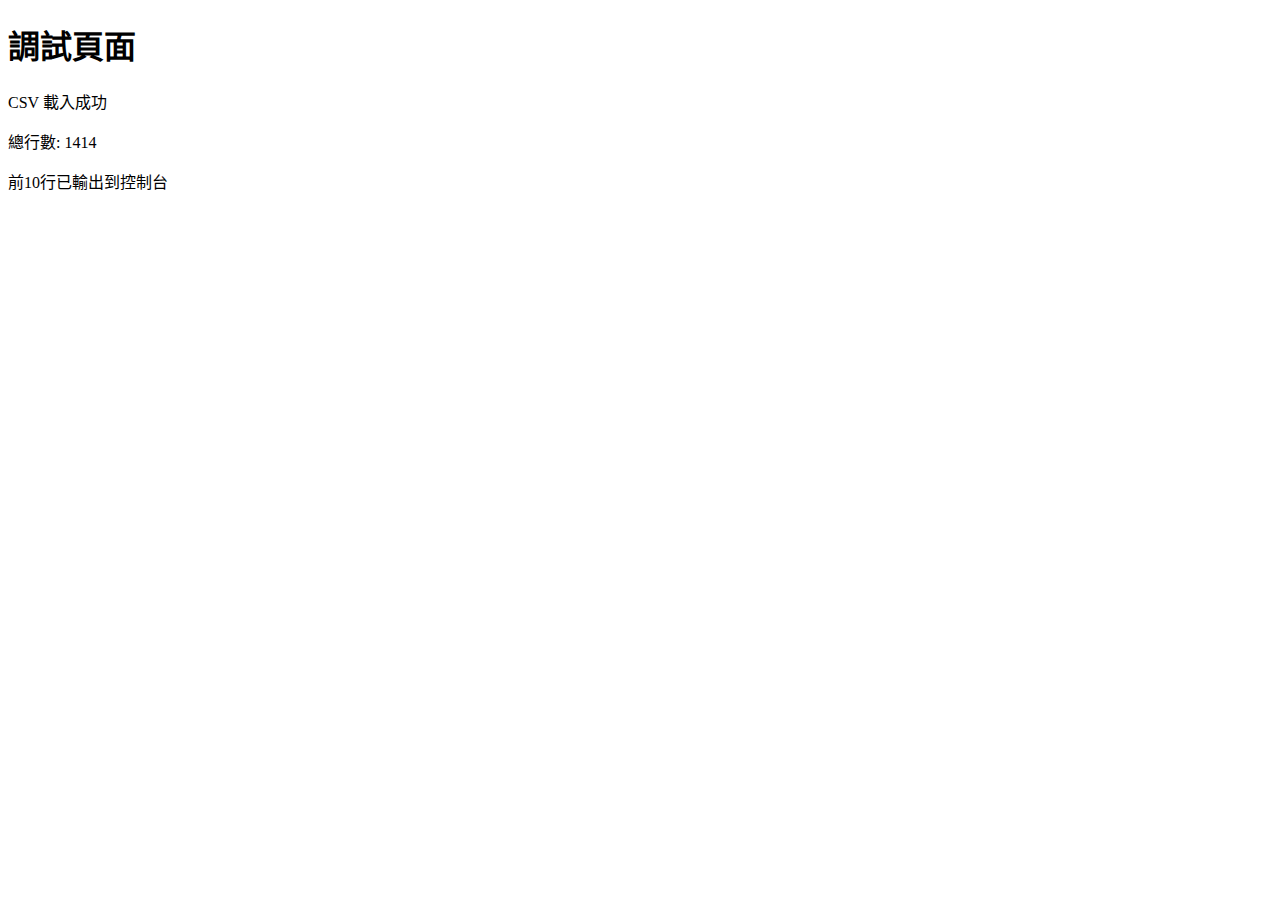
<file: debug.html>
<!DOCTYPE html>
<html lang="zh-TW">
<head>
    <meta charset="UTF-8">
    <meta name="viewport" content="width=device-width, initial-scale=1.0">
    <title>調試頁面</title>
</head>
<body>
    <h1>調試頁面</h1>
    <div id="debug-info"></div>
    <div id="books-container"></div>
    
    <script>
        // 簡單的測試
        console.log('調試頁面載入');
        
        // 測試 CSV 載入
        async function testCSVLoad() {
            try {
                const response = await fetch('113博幼館藏.csv');
                const csvText = await response.text();
                console.log('CSV 載入成功，長度:', csvText.length);
                
                const lines = csvText.split('\n');
                console.log('CSV 行數:', lines.length);
                
                // 顯示前幾行
                for (let i = 0; i < Math.min(10, lines.length); i++) {
                    console.log(`第${i}行:`, lines[i]);
                }
                
                document.getElementById('debug-info').innerHTML = `
                    <p>CSV 載入成功</p>
                    <p>總行數: ${lines.length}</p>
                    <p>前10行已輸出到控制台</p>
                `;
            } catch (error) {
                console.error('CSV 載入失敗:', error);
                document.getElementById('debug-info').innerHTML = `<p>CSV 載入失敗: ${error.message}</p>`;
            }
        }
        
        // 測試 Google Sheets 載入
        async function testGoogleSheets() {
            try {
                const sheetId = '1ak0YuXMs7YXQZwRPSs-Chayt06y5pfKOx0ip1AqobFA';
                const csvUrl = `https://docs.google.com/spreadsheets/d/${sheetId}/export?format=csv&gid=0`;
                
                const response = await fetch(csvUrl);
                const csvText = await response.text();
                console.log('Google Sheets 載入成功，長度:', csvText.length);
                
                const lines = csvText.split('\n');
                console.log('Google Sheets 行數:', lines.length);
                
                document.getElementById('debug-info').innerHTML += `
                    <p>Google Sheets 載入成功</p>
                    <p>總行數: ${lines.length}</p>
                `;
            } catch (error) {
                console.error('Google Sheets 載入失敗:', error);
                document.getElementById('debug-info').innerHTML += `<p>Google Sheets 載入失敗: ${error.message}</p>`;
            }
        }
        
        // 頁面載入時執行測試
        window.onload = function() {
            testCSVLoad();
            testGoogleSheets();
        };
    </script>
</body>
</html>
</file>
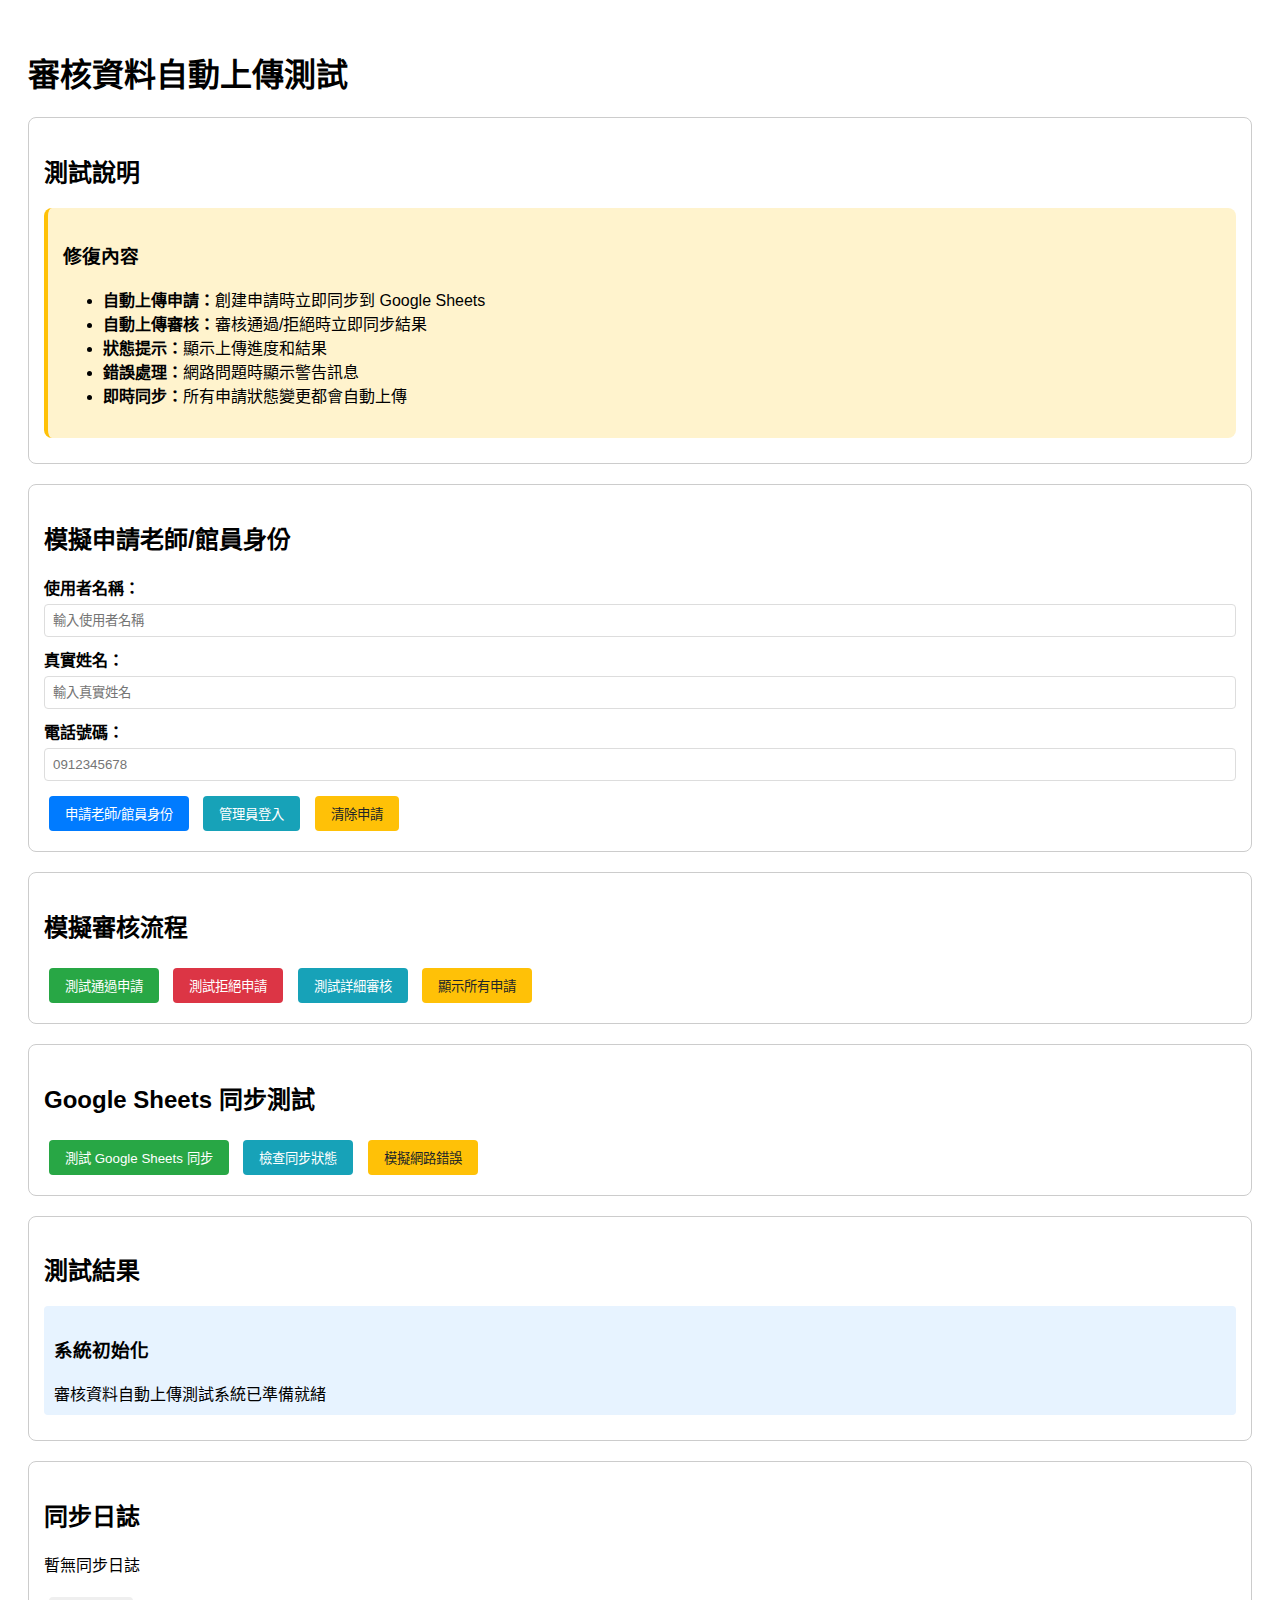
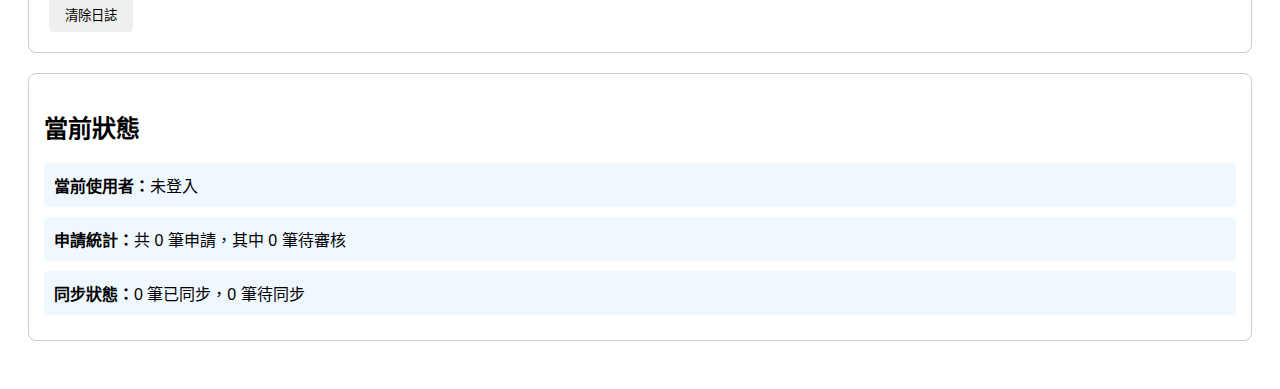
<file: test-auto-sync.html>
<!DOCTYPE html>
<html lang="zh-TW">
<head>
    <meta charset="UTF-8">
    <meta name="viewport" content="width=device-width, initial-scale=1.0">
    <title>審核資料自動上傳測試</title>
    <style>
        body { font-family: Arial, sans-serif; padding: 20px; }
        .test-section { margin: 20px 0; padding: 15px; border: 1px solid #ccc; border-radius: 8px; }
        .user-info { background: #f0f8ff; padding: 10px; margin: 10px 0; border-radius: 4px; }
        .application-item { background: #fff3cd; padding: 15px; margin: 10px 0; border-radius: 8px; border-left: 4px solid #ffc107; }
        .application-item.pending { border-left-color: #f56565; }
        .application-item.approved { border-left-color: #28a745; }
        .application-item.rejected { border-left-color: #6c757d; }
        .btn { padding: 8px 16px; border: none; border-radius: 4px; cursor: pointer; margin: 5px; }
        .btn-primary { background: #007bff; color: white; }
        .btn-info { background: #17a2b8; color: white; }
        .btn-warning { background: #ffc107; color: #212529; }
        .btn-success { background: #28a745; color: white; }
        .btn-danger { background: #dc3545; color: white; }
        .result { margin: 10px 0; padding: 10px; background: #e7f3ff; border-radius: 4px; }
        .form-group { margin: 10px 0; }
        .form-group label { display: block; margin-bottom: 5px; font-weight: bold; }
        .form-group input, .form-group select, .form-group textarea { 
            width: 100%; 
            padding: 8px; 
            border: 1px solid #ddd; 
            border-radius: 4px; 
            box-sizing: border-box;
        }
        .form-group textarea { resize: vertical; }
        .status-badge {
            padding: 4px 8px;
            border-radius: 12px;
            font-size: 0.75rem;
            font-weight: 600;
            display: inline-block;
            margin: 2px;
        }
        .status-badge.pending { background: #fed7d7; color: #742a2a; }
        .status-badge.approved { background: #c6f6d5; color: #22543d; }
        .status-badge.rejected { background: #e2e8f0; color: #4a5568; }
        .sync-status {
            padding: 4px 8px;
            border-radius: 12px;
            font-size: 0.75rem;
            font-weight: 600;
            display: inline-block;
            margin: 2px;
        }
        .sync-status.success { background: #c6f6d5; color: #22543d; }
        .sync-status.pending { background: #fef3c7; color: #78350f; }
        .sync-status.failed { background: #fee2e2; color: #991b1b; }
        .log-entry {
            background: #f8f9fa;
            padding: 8px;
            margin: 5px 0;
            border-left: 3px solid #007bff;
            font-family: monospace;
            font-size: 0.9rem;
        }
        .log-entry.success { border-left-color: #28a745; }
        .log-entry.error { border-left-color: #dc3545; }
        .log-entry.warning { border-left-color: #ffc107; }
    </style>
</head>
<body>
    <h1>審核資料自動上傳測試</h1>
    
    <div class="test-section">
        <h2>測試說明</h2>
        <div class="application-item">
            <h3>修復內容</h3>
            <ul>
                <li><strong>自動上傳申請：</strong>創建申請時立即同步到 Google Sheets</li>
                <li><strong>自動上傳審核：</strong>審核通過/拒絕時立即同步結果</li>
                <li><strong>狀態提示：</strong>顯示上傳進度和結果</li>
                <li><strong>錯誤處理：</strong>網路問題時顯示警告訊息</li>
                <li><strong>即時同步：</strong>所有申請狀態變更都會自動上傳</li>
            </ul>
        </div>
    </div>

    <div class="test-section">
        <h2>模擬申請老師/館員身份</h2>
        <div class="form-group">
            <label>使用者名稱：</label>
            <input type="text" id="test-username" placeholder="輸入使用者名稱">
        </div>
        <div class="form-group">
            <label>真實姓名：</label>
            <input type="text" id="test-realname" placeholder="輸入真實姓名">
        </div>
        <div class="form-group">
            <label>電話號碼：</label>
            <input type="tel" id="test-phone" placeholder="0912345678">
        </div>
        <button class="btn btn-primary" onclick="testStaffApplication()">申請老師/館員身份</button>
        <button class="btn btn-info" onclick="testAdminLogin()">管理員登入</button>
        <button class="btn btn-warning" onclick="clearApplications()">清除申請</button>
    </div>

    <div class="test-section">
        <h2>模擬審核流程</h2>
        <button class="btn btn-success" onclick="testApproveApplication()">測試通過申請</button>
        <button class="btn btn-danger" onclick="testRejectApplication()">測試拒絕申請</button>
        <button class="btn btn-info" onclick="testDetailedApproval()">測試詳細審核</button>
        <button class="btn btn-warning" onclick="showApplications()">顯示所有申請</button>
    </div>

    <div class="test-section">
        <h2>Google Sheets 同步測試</h2>
        <button class="btn btn-success" onclick="testGoogleSync()">測試 Google Sheets 同步</button>
        <button class="btn btn-info" onclick="testSyncStatus()">檢查同步狀態</button>
        <button class="btn btn-warning" onclick="simulateNetworkError()">模擬網路錯誤</button>
    </div>

    <div class="test-section">
        <h2>測試結果</h2>
        <div id="test-results"></div>
    </div>

    <div class="test-section">
        <h2>同步日誌</h2>
        <div id="sync-logs"></div>
        <button class="btn btn-outline" onclick="clearLogs()">清除日誌</button>
    </div>

    <div class="test-section">
        <h2>當前狀態</h2>
        <div id="current-status"></div>
    </div>

    <script>
        // 模擬圖書館系統
        class TestLibrary {
            constructor() {
                this.users = [];
                this.currentUser = null;
                this.adminUsername = 'sindy16872000';
                this.settings = {
                    staffApplications: [],
                    googleWebAppUrl: 'https://script.google.com/macros/s/test/exec'
                };
                this.syncLogs = [];
            }

            // 檢查是否為管理員
            isAdminUser() {
                return this.currentUser && this.currentUser.username === this.adminUsername;
            }

            // 添加同步日誌
            addSyncLog(message, type = 'info') {
                const log = {
                    timestamp: new Date().toLocaleString(),
                    message,
                    type
                };
                this.syncLogs.unshift(log);
                
                // 保持最多 50 條日誌
                if (this.syncLogs.length > 50) {
                    this.syncLogs = this.syncLogs.slice(0, 50);
                }
                
                this.updateSyncLogs();
            }

            // 更新同步日誌顯示
            updateSyncLogs() {
                const logsDiv = document.getElementById('sync-logs');
                const logsHtml = this.syncLogs.map(log => `
                    <div class="log-entry ${log.type}">
                        [${log.timestamp}] ${log.message}
                    </div>
                `).join('');
                
                logsDiv.innerHTML = logsHtml || '<p>暫無同步日誌</p>';
            }

            // 模擬申請老師/館員身份
            applyForStaffRole(username, realName, phoneNumber) {
                // 檢查是否已經有申請記錄
                const existingApplication = this.settings.staffApplications.find(
                    app => app.username === username && app.status === 'approved'
                );
                
                const pendingApplication = this.settings.staffApplications.find(
                    app => app.username === username && app.status === 'pending'
                );

                if (!existingApplication && !pendingApplication) {
                    // 創建新的申請記錄
                    const application = {
                        id: Date.now().toString(),
                        username,
                        realName,
                        phoneNumber,
                        requestedRole: 'staff',
                        status: 'pending',
                        submittedAt: new Date().toISOString(),
                        reviewedAt: null,
                        reviewedBy: null,
                        decision: null,
                        reason: null,
                        note: null,
                        syncStatus: 'pending'
                    };

                    this.settings.staffApplications.push(application);
                    
                    // 立即同步到 Google Sheets
                    this.syncApplicationToGoogleSheets(application);
                    
                    return { 
                        success: true, 
                        message: '老師/館員身份申請已提交，審核通過前將以學生身份使用系統',
                        application,
                        isNewApplication: true
                    };
                } else if (pendingApplication) {
                    return { 
                        success: true, 
                        message: '您的老師/館員身份申請正在審核中，請耐心等候',
                        application: pendingApplication,
                        isPending: true
                    };
                } else if (existingApplication) {
                    return { 
                        success: true, 
                        message: '老師/館員身份已驗證，歡迎使用！',
                        application: existingApplication,
                        isApproved: true
                    };
                }
            }

            // 模擬同步申請到 Google Sheets
            async syncApplicationToGoogleSheets(application) {
                this.addSyncLog(`開始同步申請 ${application.realName} (${application.username}) 到 Google Sheets`, 'info');
                
                // 模擬網路延遲
                await new Promise(resolve => setTimeout(resolve, 1000));
                
                // 模擬成功/失敗（90% 成功率）
                const success = Math.random() > 0.1;
                
                if (success) {
                    application.syncStatus = 'success';
                    application.lastSyncAt = new Date().toISOString();
                    this.addSyncLog(`申請 ${application.realName} 的資料已成功同步到 Google Sheets`, 'success');
                    return { success: true };
                } else {
                    application.syncStatus = 'failed';
                    this.addSyncLog(`申請 ${application.realName} 的資料同步到 Google Sheets 失敗`, 'error');
                    return { success: false, error: '網路連線問題' };
                }
            }

            // 模擬通過申請
            approveApplication(applicationId) {
                const application = this.settings.staffApplications.find(app => app.id === applicationId);
                if (!application) {
                    return { success: false, message: '找不到申請記錄' };
                }

                // 更新申請狀態
                application.status = 'approved';
                application.decision = 'approved';
                application.reviewedAt = new Date().toISOString();
                application.reviewedBy = this.currentUser ? this.currentUser.username : 'system';
                application.reason = '審核通過';
                application.syncStatus = 'pending';

                // 立即同步審核結果
                this.syncApplicationToGoogleSheets(application);

                return { 
                    success: true, 
                    message: `已通過 ${application.realName} 的老師/館員身份申請`,
                    application
                };
            }

            // 模擬拒絕申請
            rejectApplication(applicationId) {
                const application = this.settings.staffApplications.find(app => app.id === applicationId);
                if (!application) {
                    return { success: false, message: '找不到申請記錄' };
                }

                // 更新申請狀態
                application.status = 'rejected';
                application.decision = 'rejected';
                application.reviewedAt = new Date().toISOString();
                application.reviewedBy = this.currentUser ? this.currentUser.username : 'system';
                application.reason = '審核拒絕';
                application.syncStatus = 'pending';

                // 立即同步審核結果
                this.syncApplicationToGoogleSheets(application);

                return { 
                    success: true, 
                    message: `已拒絕 ${application.realName} 的老師/館員身份申請`,
                    application
                };
            }

            // 獲取申請列表
            getApplications() {
                return this.settings.staffApplications;
            }

            // 清除申請
            clearApplications() {
                this.settings.staffApplications = [];
                this.addSyncLog('所有申請記錄已清除', 'warning');
            }
        }

        const testLibrary = new TestLibrary();

        function addResult(title, content) {
            const resultsDiv = document.getElementById('test-results');
            const resultDiv = document.createElement('div');
            resultDiv.className = 'result';
            resultDiv.innerHTML = `
                <h3>${title}</h3>
                ${content}
            `;
            resultsDiv.appendChild(resultDiv);
        }

        function updateStatus() {
            const statusDiv = document.getElementById('current-status');
            const currentUser = testLibrary.currentUser;
            const applications = testLibrary.getApplications();
            const pendingApplications = applications.filter(app => app.status === 'pending');
            const syncedApplications = applications.filter(app => app.syncStatus === 'success');
            
            statusDiv.innerHTML = `
                <div class="user-info">
                    <strong>當前使用者：</strong>${currentUser ? `${currentUser.realName} (${currentUser.username})` : '未登入'}
                    ${currentUser && testLibrary.isAdminUser() ? '<span style="color: #28a745;"> [管理員]</span>' : ''}
                </div>
                <div class="user-info">
                    <strong>申請統計：</strong>共 ${applications.length} 筆申請，其中 ${pendingApplications.length} 筆待審核
                </div>
                <div class="user-info">
                    <strong>同步狀態：</strong>${syncedApplications.length} 筆已同步，${applications.length - syncedApplications.length} 筆待同步
                </div>
            `;
        }

        function testStaffApplication() {
            const username = document.getElementById('test-username').value.trim();
            const realName = document.getElementById('test-realname').value.trim();
            const phoneNumber = document.getElementById('test-phone').value.trim();

            if (!username || !realName || !phoneNumber) {
                addResult('申請測試', '<p style="color: #f56565;">請填寫完整的申請資訊</p>');
                return;
            }

            const result = testLibrary.applyForStaffRole(username, realName, phoneNumber);
            
            const content = `
                <div class="user-info">
                    <strong>結果：</strong>${result.success ? '成功' : '失敗'}<br>
                    <strong>訊息：</strong>${result.message}<br>
                    ${result.isNewApplication ? `
                        <strong>申請詳情：</strong><br>
                        • 申請人：${result.application.realName}<br>
                        • 帳號：${result.application.username}<br>
                        • 電話：${result.application.phoneNumber}<br>
                        • 申請時間：${new Date(result.application.submittedAt).toLocaleString()}<br>
                        • 狀態：<span class="status-badge pending">待審核</span><br>
                        • 同步狀態：<span class="sync-status ${result.application.syncStatus}">待同步</span>
                    ` : ''}
                </div>
            `;
            
            addResult('申請老師/館員身份', content);
            updateStatus();
        }

        function testAdminLogin() {
            testLibrary.currentUser = {
                username: testLibrary.adminUsername,
                realName: '系統管理員',
                role: 'admin'
            };
            
            addResult('管理員登入', `
                <div class="user-info">
                    <strong>登入成功：</strong>系統管理員<br>
                    <strong>權限：</strong>可以審核申請和查看同步狀態
                </div>
            `);
            
            updateStatus();
        }

        function testApproveApplication() {
            if (!testLibrary.isAdminUser()) {
                addResult('通過申請', '<p style="color: #f56565;">請先以管理員身份登入</p>');
                return;
            }

            const pendingApplications = testLibrary.getApplications().filter(app => app.status === 'pending');
            if (pendingApplications.length === 0) {
                addResult('通過申請', '<p>沒有待審核的申請</p>');
                return;
            }

            const application = pendingApplications[0];
            const result = testLibrary.approveApplication(application.id);

            const content = `
                <div class="user-info">
                    <strong>結果：</strong>${result.success ? '成功' : '失敗'}<br>
                    <strong>訊息：</strong>${result.message}<br>
                    ${result.success ? `
                        <strong>審核詳情：</strong><br>
                        • 申請人：${result.application.realName}<br>
                        • 審核狀態：<span class="status-badge approved">已通過</span><br>
                        • 審核時間：${new Date(result.application.reviewedAt).toLocaleString()}<br>
                        • 審核人：${result.application.reviewedBy}<br>
                        • 同步狀態：<span class="sync-status ${result.application.syncStatus}">待同步</span>
                    ` : ''}
                </div>
            `;
            
            addResult('通過申請', content);
            updateStatus();
        }

        function testRejectApplication() {
            if (!testLibrary.isAdminUser()) {
                addResult('拒絕申請', '<p style="color: #f56565;">請先以管理員身份登入</p>');
                return;
            }

            const pendingApplications = testLibrary.getApplications().filter(app => app.status === 'pending');
            if (pendingApplications.length === 0) {
                addResult('拒絕申請', '<p>沒有待審核的申請</p>');
                return;
            }

            const application = pendingApplications[0];
            const result = testLibrary.rejectApplication(application.id);

            const content = `
                <div class="user-info">
                    <strong>結果：</strong>${result.success ? '成功' : '失敗'}<br>
                    <strong>訊息：</strong>${result.message}<br>
                    ${result.success ? `
                        <strong>審核詳情：</strong><br>
                        • 申請人：${result.application.realName}<br>
                        • 審核狀態：<span class="status-badge rejected">已拒絕</span><br>
                        • 審核時間：${new Date(result.application.reviewedAt).toLocaleString()}<br>
                        • 審核人：${result.application.reviewedBy}<br>
                        • 同步狀態：<span class="sync-status ${result.application.syncStatus}">待同步</span>
                    ` : ''}
                </div>
            `;
            
            addResult('拒絕申請', content);
            updateStatus();
        }

        function testDetailedApproval() {
            if (!testLibrary.isAdminUser()) {
                addResult('詳細審核', '<p style="color: #f56565;">請先以管理員身份登入</p>');
                return;
            }

            addResult('詳細審核', `
                <div class="user-info">
                    <strong>詳細審核功能：</strong><br>
                    • 包含審核意見和備註<br>
                    • 自動同步審核結果<br>
                    • 完整的審核記錄<br>
                    • 即時狀態更新
                </div>
            `);
        }

        function showApplications() {
            const applications = testLibrary.getApplications();
            
            const applicationsHtml = applications.map(app => `
                <div class="application-item ${app.status}">
                    <strong>${app.realName}</strong> (${app.username})<br>
                    電話：${app.phoneNumber}<br>
                    申請時間：${new Date(app.submittedAt).toLocaleString()}<br>
                    狀態：<span class="status-badge ${app.status}">
                        ${app.status === 'pending' ? '待審核' : 
                          app.status === 'approved' ? '已通過' : '已拒絕'}
                    </span><br>
                    同步狀態：<span class="sync-status ${app.syncStatus || 'pending'}">
                        ${app.syncStatus === 'success' ? '已同步' : 
                          app.syncStatus === 'failed' ? '同步失敗' : '待同步'}
                    </span><br>
                    ${app.reviewedAt ? `
                        審核時間：${new Date(app.reviewedAt).toLocaleString()}<br>
                        審核人：${app.reviewedBy}<br>
                        審核意見：${app.reason}
                    ` : ''}
                </div>
            `).join('');

            addResult('所有申請記錄', applicationsHtml || '<p>沒有申請記錄</p>');
        }

        function testGoogleSync() {
            const applications = testLibrary.getApplications();
            const pendingSyncApplications = applications.filter(app => app.syncStatus !== 'success');
            
            if (pendingSyncApplications.length === 0) {
                addResult('Google Sheets 同步', '<p>所有申請都已同步</p>');
                return;
            }

            addResult('Google Sheets 同步', `
                <div class="user-info">
                    <strong>同步測試：</strong><br>
                    • 待同步申請：${pendingSyncApplications.length} 筆<br>
                    • 同步方式：即時自動同步<br>
                    • 同步觸發：申請創建、審核通過、審核拒絕<br>
                    • 錯誤處理：自動重試和用戶提示
                </div>
            `);
        }

        function testSyncStatus() {
            const applications = testLibrary.getApplications();
            const syncedCount = applications.filter(app => app.syncStatus === 'success').length;
            const failedCount = applications.filter(app => app.syncStatus === 'failed').length;
            const pendingCount = applications.length - syncedCount - failedCount;
            
            addResult('同步狀態檢查', `
                <div class="user-info">
                    <strong>同步統計：</strong><br>
                    • 總申請數：${applications.length} 筆<br>
                    • 已同步：${syncedCount} 筆<br>
                    • 同步失敗：${failedCount} 筆<br>
                    • 待同步：${pendingCount} 筆<br>
                    • 同步成功率：${applications.length > 0 ? Math.round(syncedCount / applications.length * 100) : 0}%
                </div>
            `);
        }

        function simulateNetworkError() {
            testLibrary.addSyncLog('模擬網路錯誤：連線超時', 'error');
            testLibrary.addSyncLog('系統將在 5 秒後自動重試', 'warning');
            
            setTimeout(() => {
                testLibrary.addSyncLog('自動重試中...', 'info');
                setTimeout(() => {
                    testLibrary.addSyncLog('重試成功，資料已同步', 'success');
                }, 2000);
            }, 5000);
        }

        function clearApplications() {
            testLibrary.clearApplications();
            addResult('清除申請', '所有申請記錄已清除');
            updateStatus();
        }

        function clearLogs() {
            testLibrary.syncLogs = [];
            testLibrary.updateSyncLogs();
        }

        // 初始化
        window.onload = function() {
            addResult('系統初始化', '審核資料自動上傳測試系統已準備就緒');
            updateStatus();
            testLibrary.updateSyncLogs();
        };
    </script>
</body>
</html>
</file>
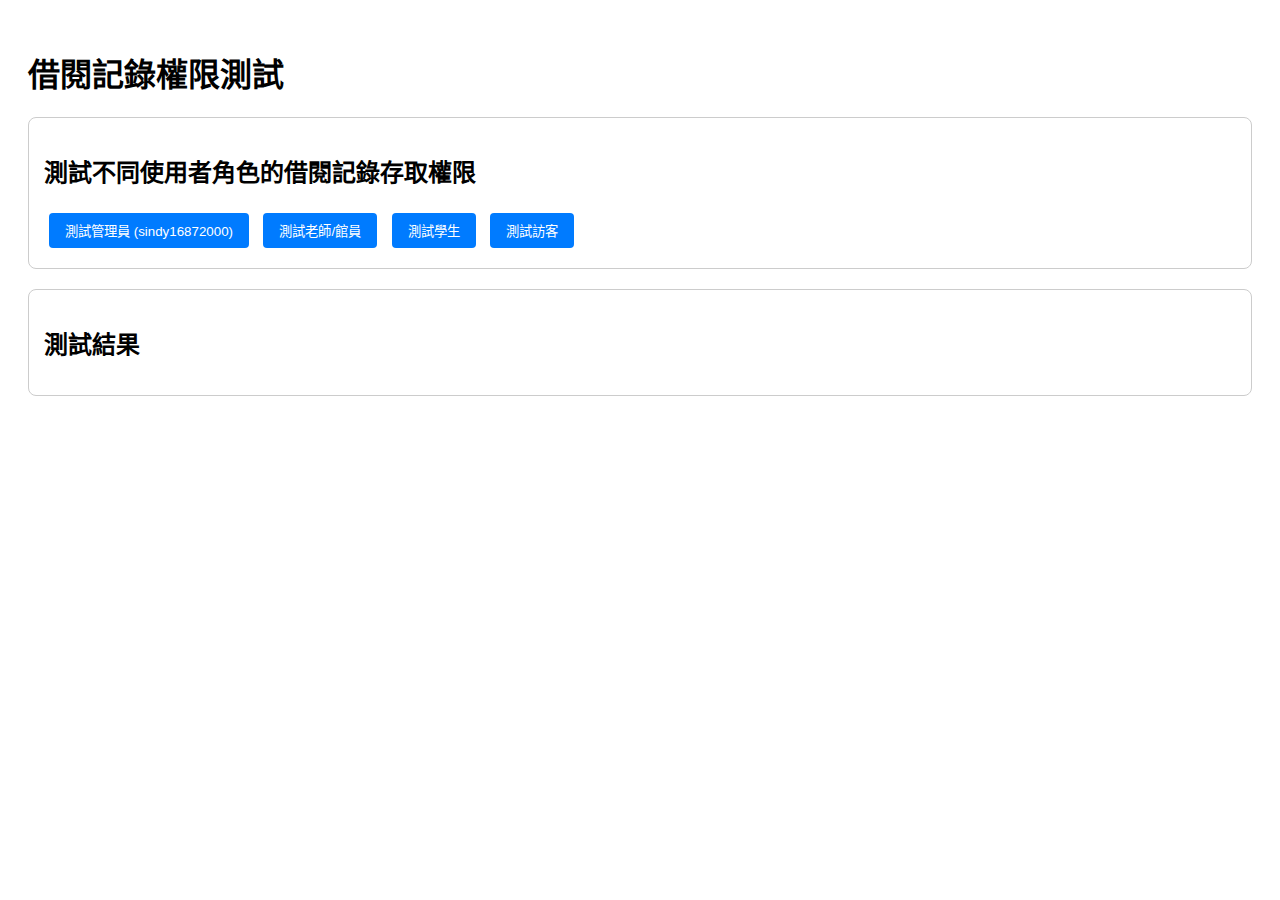
<file: test-borrowed-permissions.html>
<!DOCTYPE html>
<html lang="zh-TW">
<head>
    <meta charset="UTF-8">
    <meta name="viewport" content="width=device-width, initial-scale=1.0">
    <title>借閱記錄權限測試</title>
    <style>
        body { font-family: Arial, sans-serif; padding: 20px; }
        .test-section { margin: 20px 0; padding: 15px; border: 1px solid #ccc; border-radius: 8px; }
        .user-info { background: #f0f8ff; padding: 10px; margin: 10px 0; border-radius: 4px; }
        .borrowed-list { background: #f9f9f9; padding: 10px; margin: 10px 0; border-radius: 4px; }
        .btn { padding: 8px 16px; border: none; border-radius: 4px; cursor: pointer; margin: 5px; }
        .btn-primary { background: #007bff; color: white; }
        .btn-secondary { background: #6c757d; color: white; }
        .result { margin: 10px 0; padding: 10px; background: #e7f3ff; border-radius: 4px; }
    </style>
</head>
<body>
    <h1>借閱記錄權限測試</h1>
    
    <div class="test-section">
        <h2>測試不同使用者角色的借閱記錄存取權限</h2>
        <button class="btn btn-primary" onclick="testAdmin()">測試管理員 (sindy16872000)</button>
        <button class="btn btn-primary" onclick="testStaff()">測試老師/館員</button>
        <button class="btn btn-primary" onclick="testStudent()">測試學生</button>
        <button class="btn btn-primary" onclick="testGuest()">測試訪客</button>
    </div>

    <div class="test-section">
        <h2>測試結果</h2>
        <div id="test-results"></div>
    </div>

    <script>
        // 模擬圖書館系統
        class TestLibrary {
            constructor() {
                this.borrowedBooks = [
                    { id: '1', bookId: 'A0001', bookTitle: '小熊維尼', userId: 'student1', borrowDate: '2024-01-15', returnedAt: null },
                    { id: '2', bookId: 'A0002', bookTitle: '小紅帽', userId: 'student2', borrowDate: '2024-01-16', returnedAt: null },
                    { id: '3', bookId: 'B0001', bookTitle: '三個問號偵探團', userId: 'student1', borrowDate: '2024-01-17', returnedAt: null },
                    { id: '4', bookId: 'B0002', bookTitle: '月光古堡', userId: 'teacher1', borrowDate: '2024-01-18', returnedAt: null },
                    { id: '5', bookId: 'C0001', bookTitle: '生命簡史', userId: 'student3', borrowDate: '2024-01-19', returnedAt: '2024-01-25' }, // 已歸還
                ];
                this.adminUsername = 'sindy16872000';
            }

            isAdminUser() {
                return !!(this.currentUser && this.currentUser.username === this.adminUsername);
            }

            renderBorrowedBooks() {
                if (!this.currentUser) {
                    return '請先登入';
                }

                // 根據使用者角色決定顯示範圍
                let borrowedBooks;
                if (this.isAdminUser()) {
                    // 只有管理員可以看到所有借閱記錄
                    borrowedBooks = this.borrowedBooks.filter(b => !b.returnedAt);
                } else {
                    // 其他使用者只能看到自己的借閱記錄
                    borrowedBooks = this.borrowedBooks.filter(
                        b => b.userId === this.currentUser.username && !b.returnedAt
                    );
                }

                if (borrowedBooks.length === 0) {
                    const message = this.isAdminUser() 
                        ? '目前沒有借閱記錄' 
                        : '您目前沒有借閱記錄';
                    return message;
                }

                return borrowedBooks.map(book => 
                    `${book.bookTitle} (${book.bookId}) - 借閱者: ${book.userId}`
                ).join('\n');
            }

            exportBorrowedToExcel() {
                if (!this.currentUser) {
                    return '請先登入後再匯出';
                }

                // 依角色決定匯出內容
                let records;
                if (this.isAdminUser()) {
                    records = this.borrowedBooks.filter(b => !b.returnedAt);
                } else {
                    records = this.borrowedBooks.filter(b => b.userId === this.currentUser.username && !b.returnedAt);
                }

                if (!records || records.length === 0) {
                    return '沒有可匯出的借閱記錄';
                }

                // 管理員：匯出全部記錄
                if (this.isAdminUser()) {
                    return `管理員匯出：全部 ${records.length} 筆借閱記錄`;
                } else {
                    // 普通使用者：匯出自己的記錄
                    return `${this.currentUser.username} 匯出：個人 ${records.length} 筆借閱記錄`;
                }
            }

            setCurrentUser(user) {
                this.currentUser = user;
            }
        }

        const testLibrary = new TestLibrary();

        function addResult(title, content) {
            const resultsDiv = document.getElementById('test-results');
            const resultDiv = document.createElement('div');
            resultDiv.className = 'result';
            resultDiv.innerHTML = `
                <h3>${title}</h3>
                <div class="user-info">使用者: ${testLibrary.currentUser.username} (${testLibrary.currentUser.role})</div>
                <div class="borrowed-list">
                    <strong>可見的借閱記錄:</strong><br>
                    <pre>${testLibrary.renderBorrowedBooks()}</pre>
                </div>
                <div><strong>匯出結果:</strong> ${testLibrary.exportBorrowedToExcel()}</div>
            `;
            resultsDiv.appendChild(resultDiv);
        }

        function testAdmin() {
            testLibrary.setCurrentUser({ username: 'sindy16872000', role: 'admin' });
            addResult('管理員測試', testLibrary.renderBorrowedBooks());
        }

        function testStaff() {
            testLibrary.setCurrentUser({ username: 'teacher1', role: 'staff' });
            addResult('老師/館員測試', testLibrary.renderBorrowedBooks());
        }

        function testStudent() {
            testLibrary.setCurrentUser({ username: 'student1', role: 'student' });
            addResult('學生測試', testLibrary.renderBorrowedBooks());
        }

        function testGuest() {
            testLibrary.setCurrentUser({ username: 'guest1', role: 'guest' });
            addResult('訪客測試', testLibrary.renderBorrowedBooks());
        }
    </script>
</body>
</html>
</file>
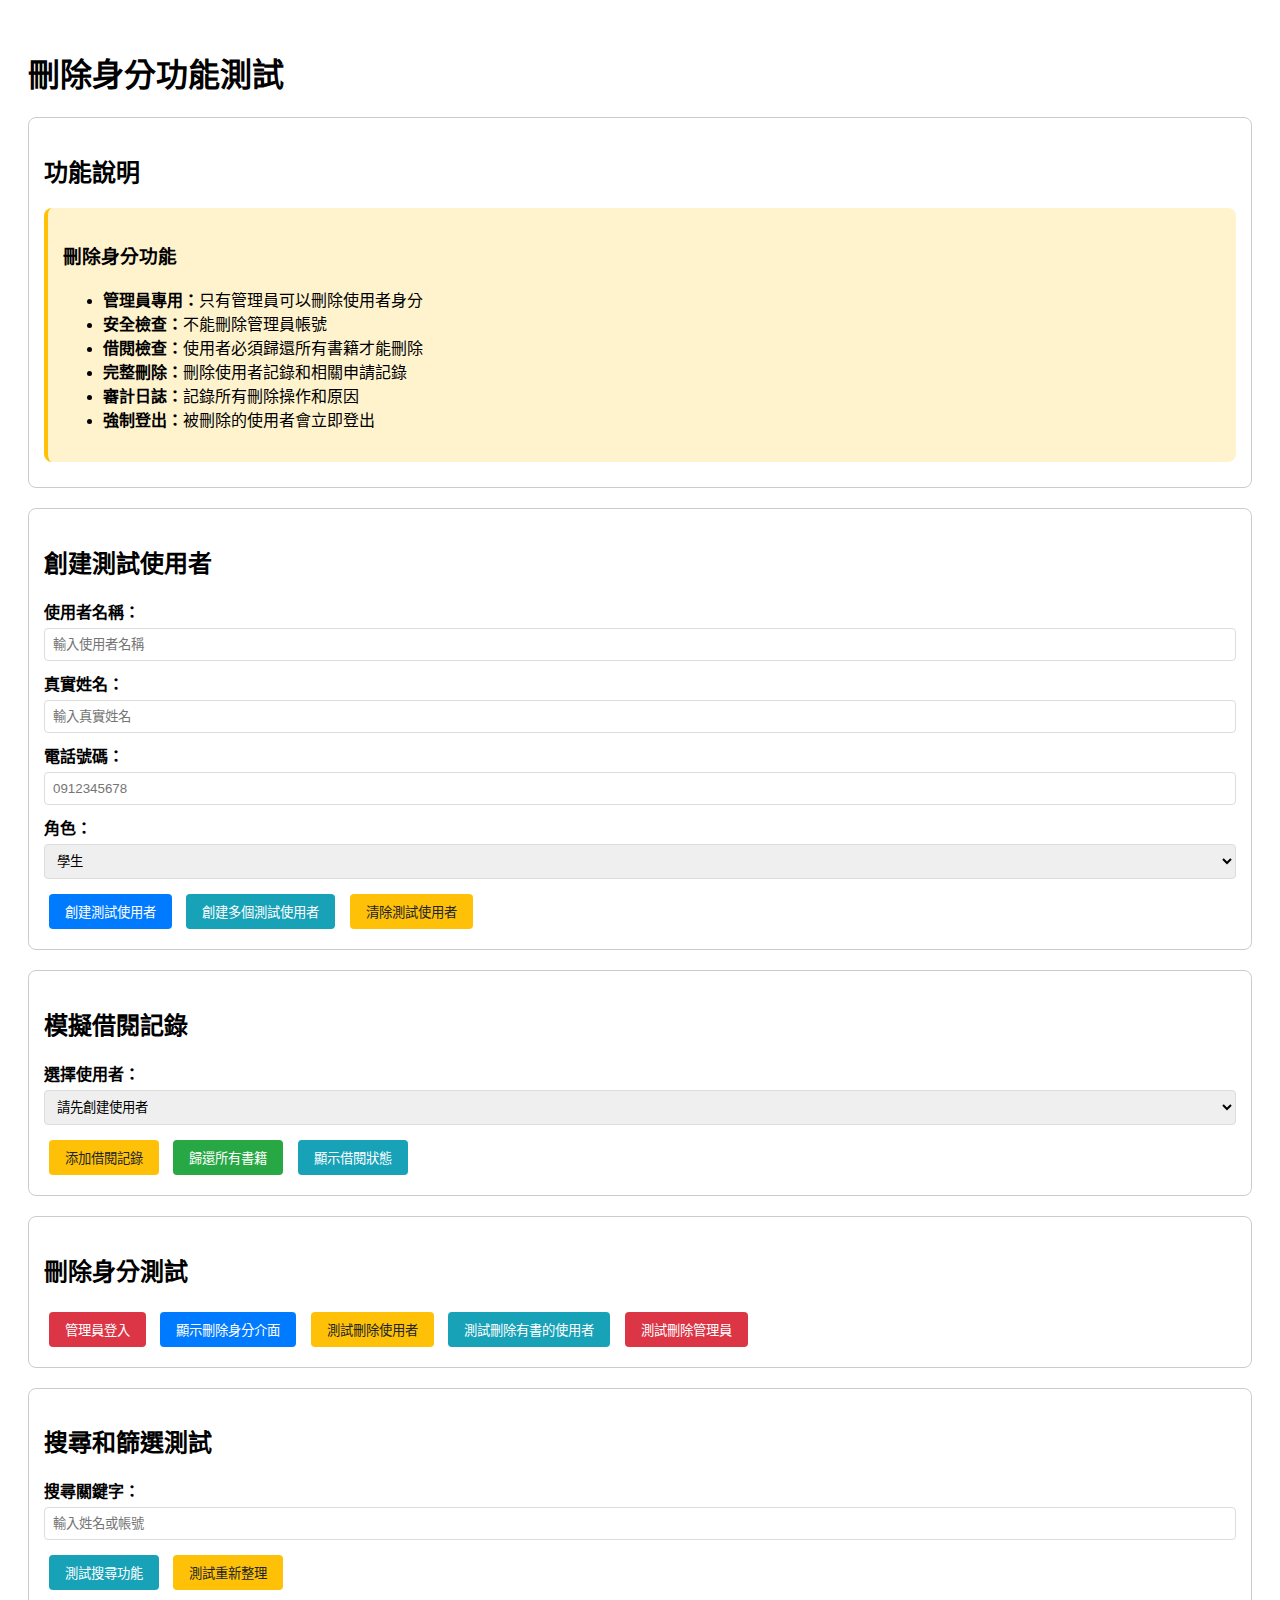
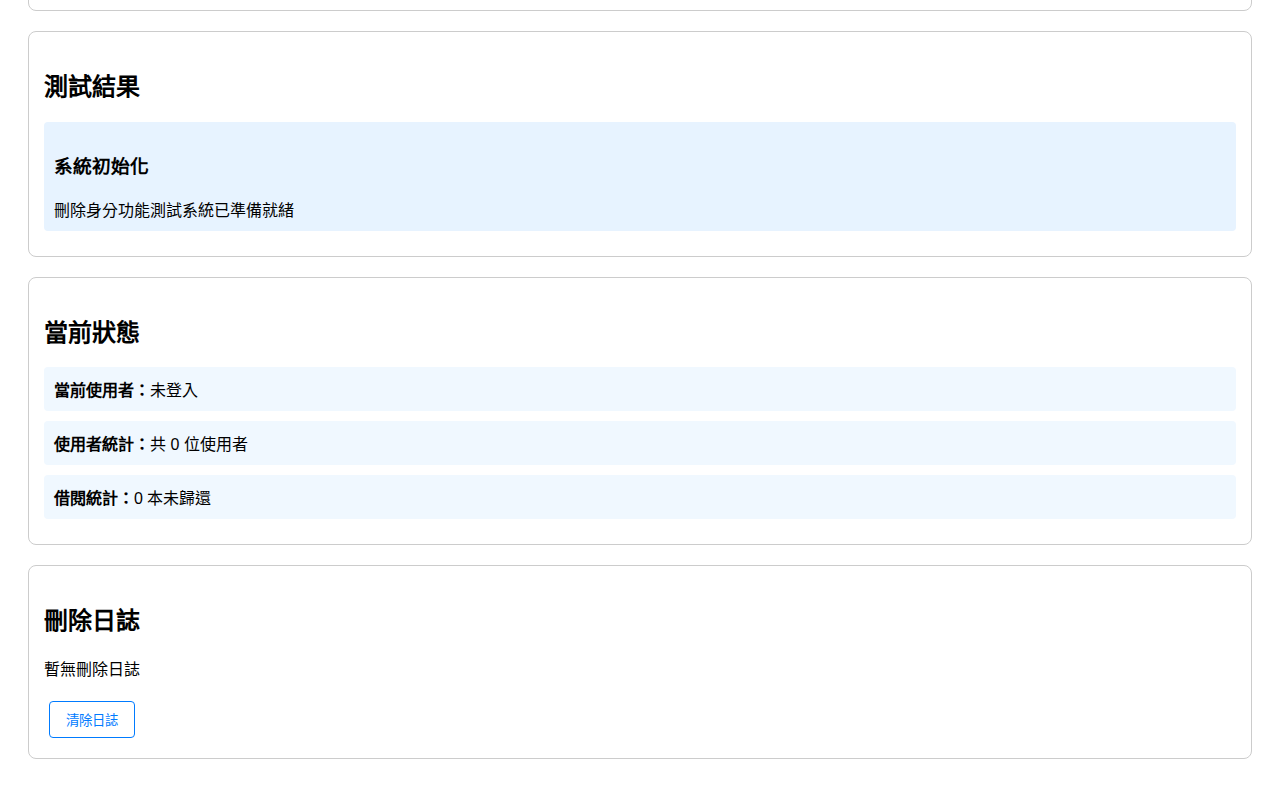
<file: test-delete-identity.html>
<!DOCTYPE html>
<html lang="zh-TW">
<head>
    <meta charset="UTF-8">
    <meta name="viewport" content="width=device-width, initial-scale=1.0">
    <title>刪除身分功能測試</title>
    <style>
        body { font-family: Arial, sans-serif; padding: 20px; }
        .test-section { margin: 20px 0; padding: 15px; border: 1px solid #ccc; border-radius: 8px; }
        .user-info { background: #f0f8ff; padding: 10px; margin: 10px 0; border-radius: 4px; }
        .identity-item { background: #fff3cd; padding: 15px; margin: 10px 0; border-radius: 8px; border-left: 4px solid #ffc107; }
        .identity-item.deleted { background: #fee2e2; border-left-color: #dc3545; }
        .btn { padding: 8px 16px; border: none; border-radius: 4px; cursor: pointer; margin: 5px; }
        .btn-primary { background: #007bff; color: white; }
        .btn-info { background: #17a2b8; color: white; }
        .btn-warning { background: #ffc107; color: #212529; }
        .btn-success { background: #28a745; color: white; }
        .btn-danger { background: #dc3545; color: white; }
        .btn-outline { background: transparent; border: 1px solid #007bff; color: #007bff; }
        .result { margin: 10px 0; padding: 10px; background: #e7f3ff; border-radius: 4px; }
        .form-group { margin: 10px 0; }
        .form-group label { display: block; margin-bottom: 5px; font-weight: bold; }
        .form-group input, .form-group select, .form-group textarea { 
            width: 100%; 
            padding: 8px; 
            border: 1px solid #ddd; 
            border-radius: 4px; 
            box-sizing: border-box;
        }
        .form-group textarea { resize: vertical; }
        .status-badge {
            padding: 4px 8px;
            border-radius: 12px;
            font-size: 0.75rem;
            font-weight: 600;
            display: inline-block;
            margin: 2px;
        }
        .status-badge.student { background: #e3f2fd; color: #1565c0; }
        .status-badge.staff { background: #f3e5f5; color: #7b1fa2; }
        .status-badge.admin { background: #ffebee; color: #c62828; }
        .warning-box {
            background: #fef3c7;
            padding: 10px;
            border-radius: 6px;
            margin-bottom: 15px;
            border-left: 4px solid #f59e0b;
        }
        .danger-box {
            background: #fee2e2;
            padding: 10px;
            border-radius: 6px;
            margin-bottom: 15px;
            border-left: 4px solid #dc3545;
        }
        .log-entry {
            background: #f8f9fa;
            padding: 8px;
            margin: 5px 0;
            border-left: 3px solid #007bff;
            font-family: monospace;
            font-size: 0.9rem;
        }
        .log-entry.success { border-left-color: #28a745; }
        .log-entry.error { border-left-color: #dc3545; }
        .log-entry.warning { border-left-color: #ffc107; }
    </style>
</head>
<body>
    <h1>刪除身分功能測試</h1>
    
    <div class="test-section">
        <h2>功能說明</h2>
        <div class="identity-item">
            <h3>刪除身分功能</h3>
            <ul>
                <li><strong>管理員專用：</strong>只有管理員可以刪除使用者身分</li>
                <li><strong>安全檢查：</strong>不能刪除管理員帳號</li>
                <li><strong>借閱檢查：</strong>使用者必須歸還所有書籍才能刪除</li>
                <li><strong>完整刪除：</strong>刪除使用者記錄和相關申請記錄</li>
                <li><strong>審計日誌：</strong>記錄所有刪除操作和原因</li>
                <li><strong>強制登出：</strong>被刪除的使用者會立即登出</li>
            </ul>
        </div>
    </div>

    <div class="test-section">
        <h2>創建測試使用者</h2>
        <div class="form-group">
            <label>使用者名稱：</label>
            <input type="text" id="test-username" placeholder="輸入使用者名稱">
        </div>
        <div class="form-group">
            <label>真實姓名：</label>
            <input type="text" id="test-realname" placeholder="輸入真實姓名">
        </div>
        <div class="form-group">
            <label>電話號碼：</label>
            <input type="tel" id="test-phone" placeholder="0912345678">
        </div>
        <div class="form-group">
            <label>角色：</label>
            <select id="test-role">
                <option value="student">學生</option>
                <option value="staff">老師/館員</option>
            </select>
        </div>
        <button class="btn btn-primary" onclick="createTestUser()">創建測試使用者</button>
        <button class="btn btn-info" onclick="createMultipleUsers()">創建多個測試使用者</button>
        <button class="btn btn-warning" onclick="clearTestUsers()">清除測試使用者</button>
    </div>

    <div class="test-section">
        <h2>模擬借閱記錄</h2>
        <div class="form-group">
            <label>選擇使用者：</label>
            <select id="borrow-user-select">
                <option value="">請先創建使用者</option>
            </select>
        </div>
        <button class="btn btn-warning" onclick="addBorrowRecord()">添加借閱記錄</button>
        <button class="btn btn-success" onclick="returnAllBooks()">歸還所有書籍</button>
        <button class="btn btn-info" onclick="showBorrowStatus()">顯示借閱狀態</button>
    </div>

    <div class="test-section">
        <h2>刪除身分測試</h2>
        <button class="btn btn-danger" onclick="testAdminLogin()">管理員登入</button>
        <button class="btn btn-primary" onclick="showDeleteModal()">顯示刪除身分介面</button>
        <button class="btn btn-warning" onclick="testDeleteUser()">測試刪除使用者</button>
        <button class="btn btn-info" onclick="testDeleteWithBooks()">測試刪除有書的使用者</button>
        <button class="btn btn-danger" onclick="testDeleteAdmin()">測試刪除管理員</button>
    </div>

    <div class="test-section">
        <h2>搜尋和篩選測試</h2>
        <div class="form-group">
            <label>搜尋關鍵字：</label>
            <input type="text" id="search-keyword" placeholder="輸入姓名或帳號">
        </div>
        <button class="btn btn-info" onclick="testSearch()">測試搜尋功能</button>
        <button class="btn btn-warning" onclick="testRefresh()">測試重新整理</button>
    </div>

    <div class="test-section">
        <h2>測試結果</h2>
        <div id="test-results"></div>
    </div>

    <div class="test-section">
        <h2>當前狀態</h2>
        <div id="current-status"></div>
    </div>

    <div class="test-section">
        <h2>刪除日誌</h2>
        <div id="delete-logs"></div>
        <button class="btn btn-outline" onclick="clearLogs()">清除日誌</button>
    </div>

    <script>
        // 模擬圖書館系統
        class TestLibrary {
            constructor() {
                this.users = [];
                this.borrowedBooks = [];
                this.currentUser = null;
                this.adminUsername = 'sindy16872000';
                this.settings = {
                    staffApplications: [],
                    deleteLogs: []
                };
            }

            // 檢查是否為管理員
            isAdminUser() {
                return this.currentUser && this.currentUser.username === this.adminUsername;
            }

            // 添加刪除日誌
            addDeleteLog(message, type = 'info') {
                const log = {
                    timestamp: new Date().toLocaleString(),
                    message,
                    type
                };
                this.settings.deleteLogs.unshift(log);
                
                // 保持最多 50 條日誌
                if (this.settings.deleteLogs.length > 50) {
                    this.settings.deleteLogs = this.settings.deleteLogs.slice(0, 50);
                }
                
                this.updateDeleteLogs();
            }

            // 更新刪除日誌顯示
            updateDeleteLogs() {
                const logsDiv = document.getElementById('delete-logs');
                const logsHtml = this.settings.deleteLogs.map(log => `
                    <div class="log-entry ${log.type}">
                        [${log.timestamp}] ${log.message}
                    </div>
                `).join('');
                
                logsDiv.innerHTML = logsHtml || '<p>暫無刪除日誌</p>';
            }

            // 創建測試使用者
            createTestUser(username, realName, phoneNumber, role) {
                const existingUser = this.users.find(u => u.username === username);
                if (existingUser) {
                    return { success: false, message: '使用者名稱已存在' };
                }

                const user = {
                    username,
                    realName,
                    phoneNumber,
                    role,
                    lastLogin: new Date().toISOString()
                };

                this.users.push(user);
                this.addDeleteLog(`創建測試使用者：${realName} (${username})`, 'success');
                
                return { success: true, message: '使用者創建成功', user };
            }

            // 添加借閱記錄
            addBorrowRecord(username) {
                const user = this.users.find(u => u.username === username);
                if (!user) {
                    return { success: false, message: '找不到使用者' };
                }

                const borrowRecord = {
                    id: Date.now().toString(),
                    username,
                    bookTitle: `測試書籍 ${Math.floor(Math.random() * 100)}`,
                    borrowDate: new Date().toISOString(),
                    dueDate: new Date(Date.now() + 14 * 24 * 60 * 60 * 1000).toISOString(),
                    returnDate: null
                };

                this.borrowedBooks.push(borrowRecord);
                this.addDeleteLog(`添加借閱記錄：${user.realName} 借閱 ${borrowRecord.bookTitle}`, 'info');
                
                return { success: true, message: '借閱記錄添加成功', borrowRecord };
            }

            // 歸還所有書籍
            returnAllBooks(username) {
                const userBorrows = this.borrowedBooks.filter(book => book.username === username && !book.returnDate);
                
                userBorrows.forEach(borrow => {
                    borrow.returnDate = new Date().toISOString();
                });

                this.addDeleteLog(`歸還所有書籍：${username} 歸還了 ${userBorrows.length} 本書`, 'success');
                
                return { success: true, message: `已歸還 ${userBorrows.length} 本書` };
            }

            // 刪除身分
            deleteIdentity(username, reason) {
                try {
                    // 檢查使用者是否存在
                    const userIndex = this.users.findIndex(u => u.username === username);
                    if (userIndex === -1) {
                        return { success: false, message: '找不到使用者' };
                    }

                    const user = this.users[userIndex];

                    // 檢查是否為管理員
                    if (username === this.adminUsername) {
                        return { success: false, message: '不能刪除管理員帳號' };
                    }

                    // 檢查是否有未歸還的書籍
                    const activeBorrows = this.borrowedBooks.filter(book => 
                        book.username === username && !book.returnDate
                    );

                    if (activeBorrows.length > 0) {
                        return { 
                            success: false, 
                            message: `使用者還有 ${activeBorrows.length} 本書籍未歸還，無法刪除身分` 
                        };
                    }

                    // 刪除身分申請記錄
                    const applicationIndex = this.settings.staffApplications.findIndex(
                        app => app.username === username
                    );
                    if (applicationIndex !== -1) {
                        this.settings.staffApplications.splice(applicationIndex, 1);
                    }

                    // 刪除使用者記錄
                    this.users.splice(userIndex, 1);

                    // 如果是當前登入的使用者，強制登出
                    if (this.currentUser && this.currentUser.username === username) {
                        this.currentUser = null;
                    }

                    // 記錄刪除日誌
                    const deleteLog = {
                        username,
                        realName: user.realName,
                        deletedAt: new Date().toISOString(),
                        deletedBy: this.currentUser ? this.currentUser.username : 'system',
                        reason,
                        borrowCount: this.borrowedBooks.filter(book => book.username === username).length
                    };

                    this.settings.deleteLogs.push(deleteLog);
                    this.addDeleteLog(`刪除身分：${user.realName} (${username}) - ${reason}`, 'error');

                    return { 
                        success: true, 
                        message: `已成功刪除 ${user.realName} 的身分` 
                    };

                } catch (error) {
                    console.error('刪除身分時發生錯誤:', error);
                    return { success: false, message: '刪除身分時發生錯誤' };
                }
            }

            // 搜尋使用者
            searchUsers(searchTerm) {
                if (!searchTerm) {
                    return this.users;
                }

                return this.users.filter(user => 
                    user.realName.toLowerCase().includes(searchTerm.toLowerCase()) ||
                    user.username.toLowerCase().includes(searchTerm.toLowerCase()) ||
                    user.phoneNumber.includes(searchTerm)
                );
            }

            // 獲取角色顯示名稱
            getRoleDisplayName(role) {
                const roleNames = {
                    'student': '學生',
                    'staff': '老師/館員',
                    'admin': '管理員'
                };
                return roleNames[role] || role;
            }

            // 清除測試使用者
            clearTestUsers() {
                this.users = [];
                this.borrowedBooks = [];
                this.addDeleteLog('清除所有測試使用者', 'warning');
            }
        }

        const testLibrary = new TestLibrary();

        function addResult(title, content) {
            const resultsDiv = document.getElementById('test-results');
            const resultDiv = document.createElement('div');
            resultDiv.className = 'result';
            resultDiv.innerHTML = `
                <h3>${title}</h3>
                ${content}
            `;
            resultsDiv.appendChild(resultDiv);
        }

        function updateStatus() {
            const statusDiv = document.getElementById('current-status');
            const currentUser = testLibrary.currentUser;
            const users = testLibrary.users;
            const activeBorrows = testLibrary.borrowedBooks.filter(book => !book.returnDate);
            
            statusDiv.innerHTML = `
                <div class="user-info">
                    <strong>當前使用者：</strong>${currentUser ? `${currentUser.realName} (${currentUser.username})` : '未登入'}
                    ${currentUser && testLibrary.isAdminUser() ? '<span style="color: #28a745;"> [管理員]</span>' : ''}
                </div>
                <div class="user-info">
                    <strong>使用者統計：</strong>共 ${users.length} 位使用者
                </div>
                <div class="user-info">
                    <strong>借閱統計：</strong>${activeBorrows.length} 本未歸還
                </div>
            `;
            
            updateUserSelect();
        }

        function updateUserSelect() {
            const select = document.getElementById('borrow-user-select');
            const users = testLibrary.users;
            
            select.innerHTML = users.length > 0 ? 
                users.map(user => `<option value="${user.username}">${user.realName} (${user.username})</option>`).join('') :
                '<option value="">請先創建使用者</option>';
        }

        function createTestUser() {
            const username = document.getElementById('test-username').value.trim();
            const realName = document.getElementById('test-realname').value.trim();
            const phoneNumber = document.getElementById('test-phone').value.trim();
            const role = document.getElementById('test-role').value;

            if (!username || !realName || !phoneNumber) {
                addResult('創建測試使用者', '<p style="color: #f56565;">請填寫完整的使用者資訊</p>');
                return;
            }

            const result = testLibrary.createTestUser(username, realName, phoneNumber, role);
            
            const content = `
                <div class="user-info">
                    <strong>結果：</strong>${result.success ? '成功' : '失敗'}<br>
                    <strong>訊息：</strong>${result.message}<br>
                    ${result.success ? `
                        <strong>使用者資訊：</strong><br>
                        • 姓名：${result.user.realName}<br>
                        • 帳號：${result.user.username}<br>
                        • 電話：${result.user.phoneNumber}<br>
                        • 角色：<span class="status-badge ${result.user.role}">${testLibrary.getRoleDisplayName(result.user.role)}</span>
                    ` : ''}
                </div>
            `;
            
            addResult('創建測試使用者', content);
            updateStatus();
        }

        function createMultipleUsers() {
            const testUsers = [
                { username: 'student1', realName: '王小明', phoneNumber: '0912345678', role: 'student' },
                { username: 'teacher1', realName: '張老師', phoneNumber: '0987654321', role: 'staff' },
                { username: 'student2', realName: '李小華', phoneNumber: '0923456789', role: 'student' },
                { username: 'teacher2', realName: '陳老師', phoneNumber: '0934567890', role: 'staff' }
            ];

            let successCount = 0;
            let failCount = 0;

            testUsers.forEach(user => {
                const result = testLibrary.createTestUser(user.username, user.realName, user.phoneNumber, user.role);
                if (result.success) {
                    successCount++;
                } else {
                    failCount++;
                }
            });

            addResult('創建多個測試使用者', `
                <div class="user-info">
                    <strong>創建結果：</strong><br>
                    • 成功：${successCount} 位使用者<br>
                    • 失敗：${failCount} 位使用者<br>
                    • 總計：${testUsers.length} 位使用者
                </div>
            `);
            
            updateStatus();
        }

        function clearTestUsers() {
            testLibrary.clearTestUsers();
            addResult('清除測試使用者', '所有測試使用者已清除');
            updateStatus();
        }

        function addBorrowRecord() {
            const username = document.getElementById('borrow-user-select').value;
            if (!username) {
                addResult('添加借閱記錄', '<p style="color: #f56565;">請選擇使用者</p>');
                return;
            }

            const result = testLibrary.addBorrowRecord(username);
            
            const content = `
                <div class="user-info">
                    <strong>結果：</strong>${result.success ? '成功' : '失敗'}<br>
                    <strong>訊息：</strong>${result.message}<br>
                    ${result.success ? `
                        <strong>借閱詳情：</strong><br>
                        • 書籍：${result.borrowRecord.bookTitle}<br>
                        • 借閱日期：${new Date(result.borrowRecord.borrowDate).toLocaleString()}<br>
                        • 應還日期：${new Date(result.borrowRecord.dueDate).toLocaleString()}
                    ` : ''}
                </div>
            `;
            
            addResult('添加借閱記錄', content);
            updateStatus();
        }

        function returnAllBooks() {
            const username = document.getElementById('borrow-user-select').value;
            if (!username) {
                addResult('歸還書籍', '<p style="color: #f56565;">請選擇使用者</p>');
                return;
            }

            const result = testLibrary.returnAllBooks(username);
            addResult('歸還書籍', `
                <div class="user-info">
                    <strong>結果：</strong>${result.success ? '成功' : '失敗'}<br>
                    <strong>訊息：</strong>${result.message}
                </div>
            `);
            updateStatus();
        }

        function showBorrowStatus() {
            const users = testLibrary.users;
            const statusHtml = users.map(user => {
                const userBorrows = testLibrary.borrowedBooks.filter(book => book.username === username);
                const activeBorrows = userBorrows.filter(book => !book.returnDate);
                
                return `
                    <div class="user-info">
                        <strong>${user.realName} (${user.username})</strong><br>
                        • 總借閱：${userBorrows.length} 本<br>
                        • 未歸還：${activeBorrows.length} 本<br>
                        • 狀態：${activeBorrows.length > 0 ? '<span style="color: #f56565;">有未歸還書籍</span>' : '<span style="color: #28a745;">已歸還所有書籍</span>'}
                    </div>
                `;
            }).join('');

            addResult('借閱狀態', statusHtml || '<p>沒有使用者</p>');
        }

        function testAdminLogin() {
            testLibrary.currentUser = {
                username: testLibrary.adminUsername,
                realName: '系統管理員',
                role: 'admin'
            };
            
            addResult('管理員登入', `
                <div class="user-info">
                    <strong>登入成功：</strong>系統管理員<br>
                    <strong>權限：</strong>可以刪除使用者身分
                </div>
            `);
            
            updateStatus();
        }

        function showDeleteModal() {
            if (!testLibrary.isAdminUser()) {
                addResult('顯示刪除介面', '<p style="color: #f56565;">請先以管理員身份登入</p>');
                return;
            }

            const users = testLibrary.users;
            const userListHtml = users.map(user => {
                const borrowCount = testLibrary.borrowedBooks.filter(book => book.username === user.username && !book.returnDate).length;
                
                return `
                    <div class="identity-item">
                        <div class="user-info">
                            <strong>${user.realName}</strong> (${user.username})<br>
                            角色：<span class="status-badge ${user.role}">${testLibrary.getRoleDisplayName(user.role)}</span><br>
                            電話：${user.phoneNumber}<br>
                            未歸還書籍：${borrowCount} 本<br>
                            <button class="btn btn-danger" onclick="simulateDelete('${user.username}')" 
                                    ${user.username === testLibrary.adminUsername ? 'disabled' : ''}>
                                刪除
                            </button>
                        </div>
                    </div>
                `;
            }).join('');

            addResult('刪除身分介面', userListHtml || '<p>沒有使用者可刪除</p>');
        }

        function simulateDelete(username) {
            const user = testLibrary.users.find(u => u.username === username);
            if (!user) {
                addResult('模擬刪除', '<p>找不到使用者</p>');
                return;
            }

            const reason = prompt(`請輸入刪除 ${user.realName} 的原因：`);
            if (!reason) return;

            const result = testLibrary.deleteIdentity(username, reason);
            
            const content = `
                <div class="user-info">
                    <strong>結果：</strong>${result.success ? '成功' : '失敗'}<br>
                    <strong>訊息：</strong>${result.message}
                </div>
            `;
            
            addResult('刪除身分', content);
            updateStatus();
        }

        function testDeleteUser() {
            if (!testLibrary.isAdminUser()) {
                addResult('測試刪除使用者', '<p style="color: #f56565;">請先以管理員身份登入</p>');
                return;
            }

            const normalUsers = testLibrary.users.filter(u => u.username !== testLibrary.adminUsername);
            if (normalUsers.length === 0) {
                addResult('測試刪除使用者', '<p>沒有可刪除的使用者</p>');
                return;
            }

            const user = normalUsers[0];
            const result = testLibrary.deleteIdentity(user.username, '測試刪除');
            
            addResult('測試刪除使用者', `
                <div class="user-info">
                    <strong>測試結果：</strong><br>
                    • 使用者：${user.realName}<br>
                    • 結果：${result.success ? '成功' : '失敗'}<br>
                    • 訊息：${result.message}
                </div>
            `);
            
            updateStatus();
        }

        function testDeleteWithBooks() {
            if (!testLibrary.isAdminUser()) {
                addResult('測試刪除有書的使用者', '<p style="color: #f56565;">請先以管理員身份登入</p>');
                return;
            }

            const normalUsers = testLibrary.users.filter(u => u.username !== testLibrary.adminUsername);
            if (normalUsers.length === 0) {
                addResult('測試刪除有書的使用者', '<p>沒有可測試的使用者</p>');
                return;
            }

            const user = normalUsers[0];
            
            // 先添加借閱記錄
            testLibrary.addBorrowRecord(user.username);
            
            // 嘗試刪除
            const result = testLibrary.deleteIdentity(user.username, '測試刪除有書的使用者');
            
            addResult('測試刪除有書的使用者', `
                <div class="user-info">
                    <strong>測試結果：</strong><br>
                    • 使用者：${user.realName}<br>
                    • 結果：${result.success ? '成功' : '失敗'}<br>
                    • 訊息：${result.message}<br>
                    • 預期：應該失敗，因為有未歸還的書籍
                </div>
            `);
            
            updateStatus();
        }

        function testDeleteAdmin() {
            const result = testLibrary.deleteIdentity(testLibrary.adminUsername, '測試刪除管理員');
            
            addResult('測試刪除管理員', `
                <div class="user-info">
                    <strong>測試結果：</strong><br>
                    • 結果：${result.success ? '成功' : '失敗'}<br>
                    • 訊息：${result.message}<br>
                    • 預期：應該失敗，不能刪除管理員
                </div>
            `);
        }

        function testSearch() {
            const searchTerm = document.getElementById('search-keyword').value.trim();
            if (!searchTerm) {
                addResult('測試搜尋', '<p>請輸入搜尋關鍵字</p>');
                return;
            }

            const results = testLibrary.searchUsers(searchTerm);
            
            const resultsHtml = results.map(user => `
                <div class="user-info">
                    <strong>${user.realName}</strong> (${user.username})<br>
                    角色：<span class="status-badge ${user.role}">${testLibrary.getRoleDisplayName(user.role)}</span><br>
                    電話：${user.phoneNumber}
                </div>
            `).join('');

            addResult(`搜尋結果："${searchTerm}"`, resultsHtml || '<p>找不到符合的使用者</p>');
        }

        function testRefresh() {
            addResult('測試重新整理', '重新整理功能會更新使用者列表和統計資訊');
            updateStatus();
        }

        function clearLogs() {
            testLibrary.settings.deleteLogs = [];
            testLibrary.updateDeleteLogs();
        }

        // 初始化
        window.onload = function() {
            addResult('系統初始化', '刪除身分功能測試系統已準備就緒');
            updateStatus();
            testLibrary.updateDeleteLogs();
        };
    </script>
</body>
</html>
</file>
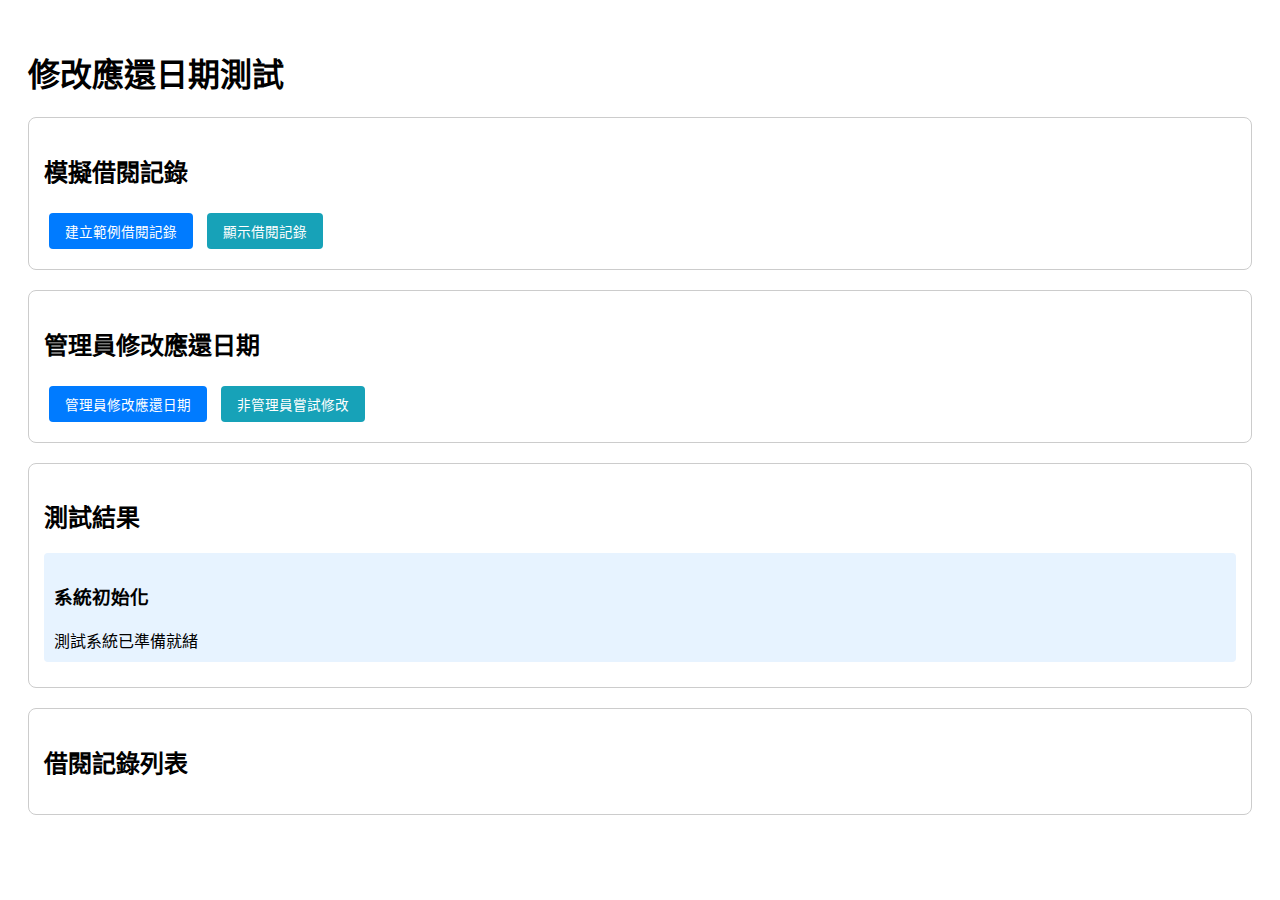
<file: test-edit-due-date.html>
<!DOCTYPE html>
<html lang="zh-TW">
<head>
    <meta charset="UTF-8">
    <meta name="viewport" content="width=device-width, initial-scale=1.0">
    <title>修改應還日期測試</title>
    <style>
        body { font-family: Arial, sans-serif; padding: 20px; }
        .test-section { margin: 20px 0; padding: 15px; border: 1px solid #ccc; border-radius: 8px; }
        .borrowed-item { background: #f9f9f9; padding: 15px; margin: 10px 0; border-radius: 8px; border-left: 4px solid #007bff; }
        .book-title { font-weight: bold; color: #2d3748; margin-bottom: 8px; }
        .book-details { font-size: 0.9rem; color: #718096; line-height: 1.5; }
        .borrowed-actions { margin-top: 10px; }
        .btn { padding: 8px 16px; border: none; border-radius: 4px; cursor: pointer; margin: 5px; font-size: 0.85rem; }
        .btn-primary { background: #007bff; color: white; }
        .btn-info { background: #17a2b8; color: white; }
        .btn-success { background: #28a745; color: white; }
        .result { margin: 10px 0; padding: 10px; background: #e7f3ff; border-radius: 4px; }
        .admin-only { background: #fff3cd; border-left: 4px solid #ffc107; padding: 10px; margin: 10px 0; border-radius: 4px; }
        .modification-history { background: #f8f9fa; padding: 10px; margin: 10px 0; border-radius: 4px; font-size: 0.85rem; }
    </style>
</head>
<body>
    <h1>修改應還日期測試</h1>
    
    <div class="test-section">
        <h2>模擬借閱記錄</h2>
        <button class="btn btn-primary" onclick="createSampleBorrowedRecords()">建立範例借閱記錄</button>
        <button class="btn btn-info" onclick="showBorrowedRecords()">顯示借閱記錄</button>
    </div>

    <div class="test-section">
        <h2>管理員修改應還日期</h2>
        <button class="btn btn-primary" onclick="testAdminEditDueDate()">管理員修改應還日期</button>
        <button class="btn btn-info" onclick="testNonAdminEditDueDate()">非管理員嘗試修改</button>
    </div>

    <div class="test-section">
        <h2>測試結果</h2>
        <div id="test-results"></div>
    </div>

    <div class="test-section">
        <h2>借閱記錄列表</h2>
        <div id="borrowed-list"></div>
    </div>

    <script>
        // 模擬圖書館系統
        class TestLibrary {
            constructor() {
                this.borrowedBooks = [];
                this.currentUser = null;
                this.adminUsername = 'sindy16872000';
            }

            // 檢查是否為管理員
            isAdminUser() {
                return this.currentUser && this.currentUser.username === this.adminUsername;
            }

            // 設定當前使用者
            setCurrentUser(username, role = 'student') {
                this.currentUser = { username, role };
            }

            // 建立範例借閱記錄
            createSampleRecords() {
                const now = new Date();
                this.borrowedBooks = [
                    {
                        id: '1',
                        bookId: 'B001',
                        bookTitle: 'JavaScript 程式設計',
                        userId: 'student1',
                        borrowDate: new Date(now.getTime() - 7 * 24 * 60 * 60 * 1000).toISOString(), // 7天前借閱
                        dueDate: new Date(now.getTime() + 7 * 24 * 60 * 60 * 1000).toISOString(), // 7天後到期
                        returnedAt: null
                    },
                    {
                        id: '2',
                        bookId: 'B002',
                        bookTitle: 'Python 資料科學',
                        userId: 'student2',
                        borrowDate: new Date(now.getTime() - 3 * 24 * 60 * 60 * 1000).toISOString(), // 3天前借閱
                        dueDate: new Date(now.getTime() + 11 * 24 * 60 * 60 * 1000).toISOString(), // 11天後到期
                        returnedAt: null
                    },
                    {
                        id: '3',
                        bookId: 'B003',
                        bookTitle: 'HTML5 網頁設計',
                        userId: 'teacher1',
                        borrowDate: new Date(now.getTime() - 10 * 24 * 60 * 60 * 1000).toISOString(), // 10天前借閱
                        dueDate: new Date(now.getTime() + 4 * 24 * 60 * 60 * 1000).toISOString(), // 4天後到期
                        returnedAt: null
                    }
                ];
                return '已建立 3 筆範例借閱記錄';
            }

            // 修改應還日期
            editDueDate(borrowId, newDueDate, reason) {
                if (!this.isAdminUser()) {
                    return { success: false, message: '只有管理員可以修改應還日期' };
                }

                const borrowRecord = this.borrowedBooks.find(b => b.id === borrowId);
                if (!borrowRecord) {
                    return { success: false, message: '找不到借閱記錄' };
                }

                const oldDueDate = new Date(borrowRecord.dueDate);
                const newDueDateObj = new Date(newDueDate + 'T23:59:59');
                
                // 驗證新日期不能早於今天
                const today = new Date();
                today.setHours(0, 0, 0, 0);
                
                if (newDueDateObj < today) {
                    return { success: false, message: '新的應還日期不能早於今天' };
                }

                // 記錄修改歷史
                if (!borrowRecord.modificationHistory) {
                    borrowRecord.modificationHistory = [];
                }
                
                borrowRecord.modificationHistory.push({
                    modifiedAt: new Date().toISOString(),
                    modifiedBy: this.currentUser.username,
                    oldDueDate: oldDueDate.toISOString(),
                    newDueDate: newDueDateObj.toISOString(),
                    reason: reason || '未提供原因'
                });

                // 更新應還日期
                borrowRecord.dueDate = newDueDateObj.toISOString();

                return { 
                    success: true, 
                    message: `已成功修改應還日期至 ${newDueDateObj.toLocaleDateString()}`,
                    bookTitle: borrowRecord.bookTitle,
                    userId: borrowRecord.userId,
                    oldDate: oldDueDate.toLocaleDateString(),
                    newDate: newDueDateObj.toLocaleDateString()
                };
            }

            // 獲取借閱記錄顯示
            getBorrowedRecordsDisplay() {
                const now = new Date();
                return this.borrowedBooks.map(record => {
                    const borrowDate = new Date(record.borrowDate);
                    const dueDate = new Date(record.dueDate);
                    const daysLeft = Math.ceil((dueDate - now) / (1000 * 60 * 60 * 24));
                    const isAdmin = this.isAdminUser();
                    
                    return `
                        <div class="borrowed-item">
                            <div class="book-title">${record.bookTitle}</div>
                            <div class="book-details">
                                <div>書碼：${record.bookId}</div>
                                <div>借閱者：${record.userId}</div>
                                <div>借閱日期：${borrowDate.toLocaleDateString()}</div>
                                <div>應還日期：${dueDate.toLocaleDateString()}</div>
                                <div>剩餘 ${daysLeft} 天</div>
                            </div>
                            <div class="borrowed-actions">
                                ${isAdmin ? `
                                    <button class="btn btn-info" onclick="testEditDueDate('${record.id}')">
                                        <i class="fas fa-calendar-edit"></i> 修改日期
                                    </button>
                                ` : '<span class="admin-only">只有管理員可以修改應還日期</span>'}
                                <button class="btn btn-success">歸還</button>
                            </div>
                            ${record.modificationHistory ? `
                                <div class="modification-history">
                                    <strong>修改歷史：</strong>
                                    ${record.modificationHistory.map(mod => 
                                        `${new Date(mod.modifiedAt).toLocaleDateString()} 由 ${mod.modifiedBy} 修改為 ${new Date(mod.newDueDate).toLocaleDateString()} (${mod.reason})`
                                    ).join('<br>')}
                                </div>
                            ` : ''}
                        </div>
                    `;
                }).join('');
            }
        }

        const testLibrary = new TestLibrary();

        function addResult(title, content) {
            const resultsDiv = document.getElementById('test-results');
            const resultDiv = document.createElement('div');
            resultDiv.className = 'result';
            resultDiv.innerHTML = `
                <h3>${title}</h3>
                ${content}
            `;
            resultsDiv.appendChild(resultDiv);
        }

        function createSampleBorrowedRecords() {
            const result = testLibrary.createSampleRecords();
            addResult('建立範例借閱記錄', result);
            showBorrowedRecords();
        }

        function showBorrowedRecords() {
            const listDiv = document.getElementById('borrowed-list');
            listDiv.innerHTML = testLibrary.getBorrowedRecordsDisplay();
        }

        function testAdminEditDueDate() {
            testLibrary.setCurrentUser('sindy16872000', 'admin');
            
            // 模擬修改第一筆記錄的應還日期
            const newDate = new Date();
            newDate.setDate(newDate.getDate() + 14); // 設定為14天後
            
            const result = testLibrary.editDueDate('1', newDate.toISOString().split('T')[0], '學生請求延期');
            
            addResult('管理員修改應還日期', `
                <div class="admin-only">
                    <strong>操作者：</strong>${testLibrary.currentUser.username} (管理員)<br>
                    <strong>結果：</strong>${result.success ? '成功' : '失敗'}<br>
                    <strong>訊息：</strong>${result.message}<br>
                    ${result.success ? `
                        <strong>書籍：</strong>${result.bookTitle}<br>
                        <strong>借閱者：</strong>${result.userId}<br>
                        <strong>原應還日期：</strong>${result.oldDate}<br>
                        <strong>新應還日期：</strong>${result.newDate}
                    ` : ''}
                </div>
            `);
            
            showBorrowedRecords();
        }

        function testNonAdminEditDueDate() {
            testLibrary.setCurrentUser('student1', 'student');
            
            const newDate = new Date();
            newDate.setDate(newDate.getDate() + 14);
            
            const result = testLibrary.editDueDate('2', newDate.toISOString().split('T')[0], '學生請求延期');
            
            addResult('非管理員嘗試修改應還日期', `
                <div class="admin-only">
                    <strong>操作者：</strong>${testLibrary.currentUser.username} (學生)<br>
                    <strong>結果：</strong>${result.success ? '成功' : '失敗'}<br>
                    <strong>訊息：</strong>${result.message}
                </div>
            `);
        }

        function testEditDueDate(borrowId) {
            const newDate = new Date();
            newDate.setDate(newDate.getDate() + 21); // 設定為21天後
            
            const result = testLibrary.editDueDate(borrowId, newDate.toISOString().split('T')[0], '測試修改');
            
            if (result.success) {
                alert(`修改成功！\n書籍：${result.bookTitle}\n原應還日期：${result.oldDate}\n新應還日期：${result.newDate}`);
                showBorrowedRecords();
            } else {
                alert(`修改失敗：${result.message}`);
            }
        }

        // 初始化
        window.onload = function() {
            addResult('系統初始化', '測試系統已準備就緒');
        };
    </script>
</body>
</html>
</file>
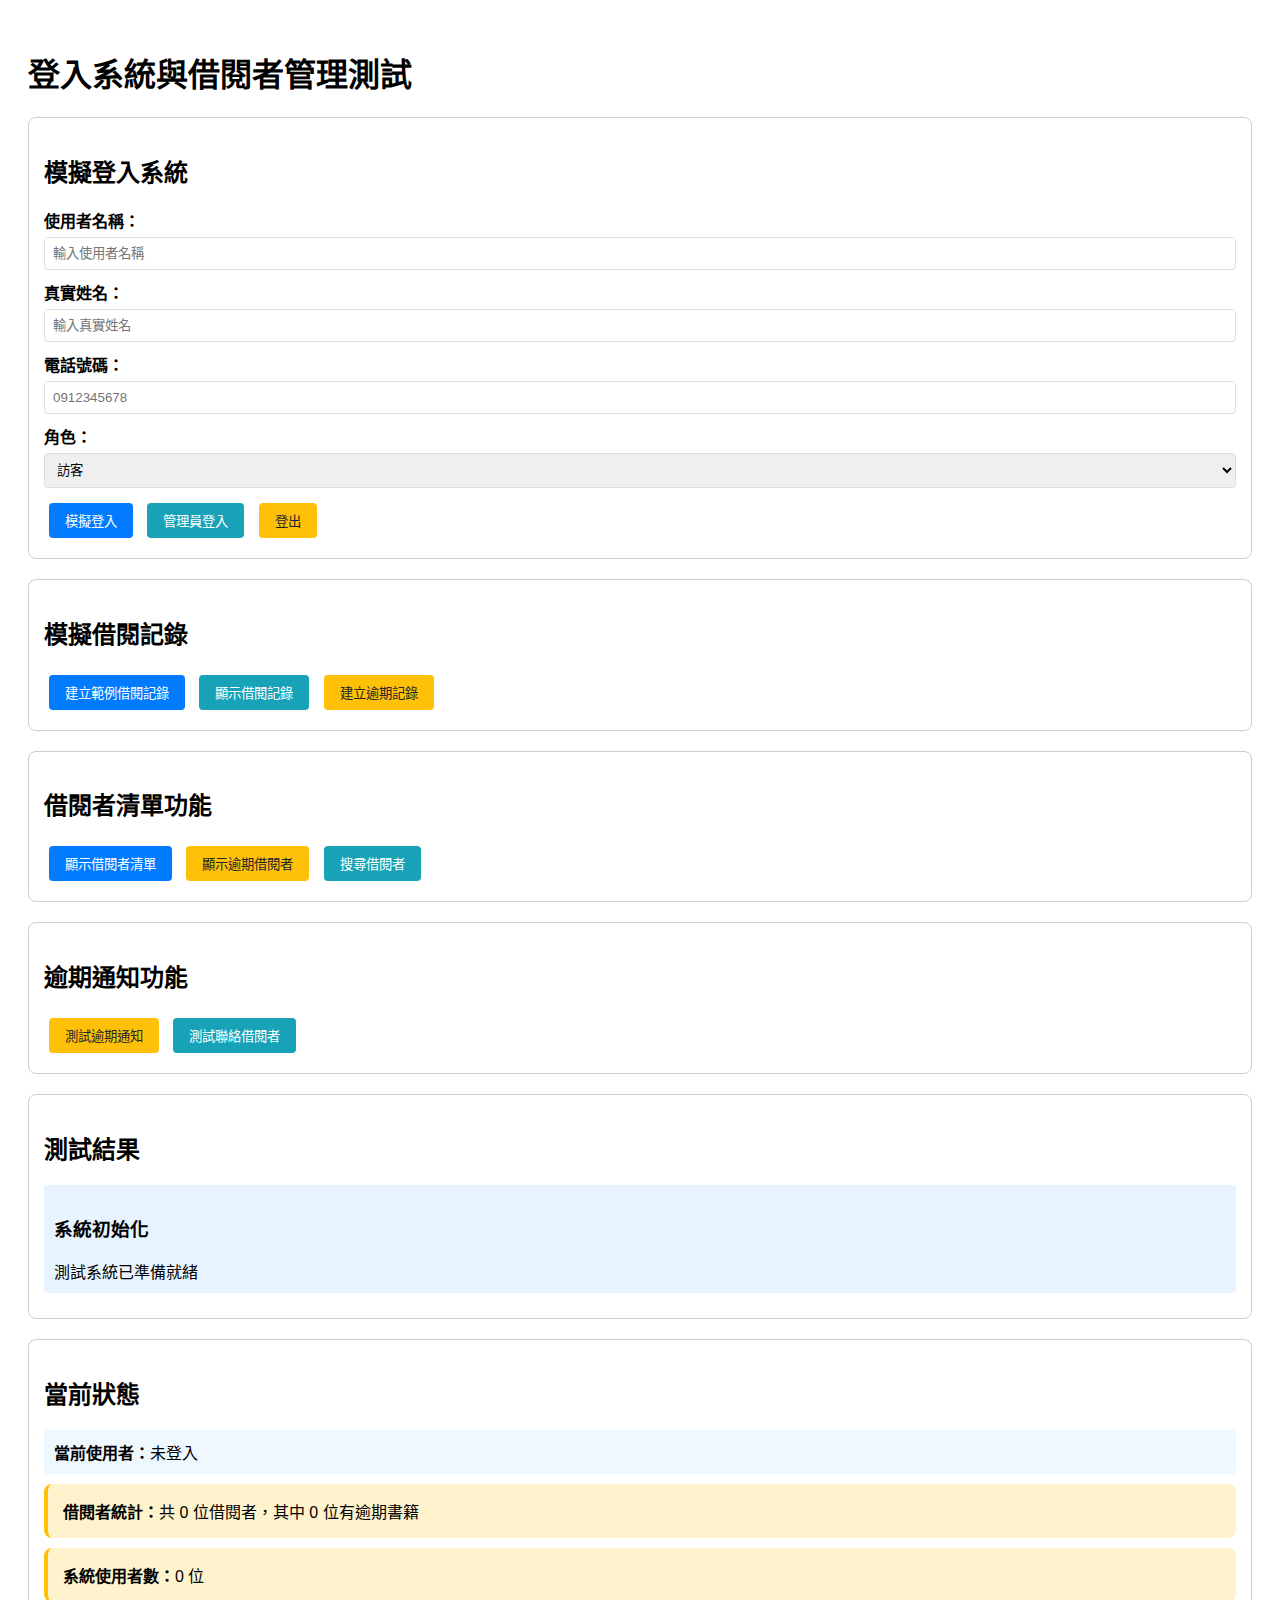
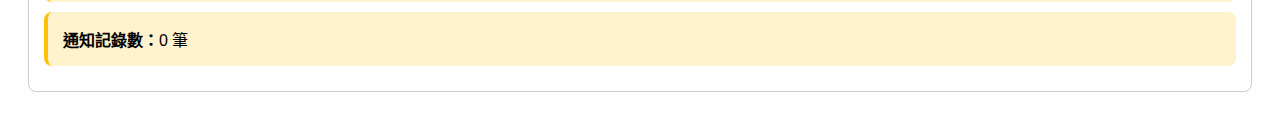
<file: test-login-borrowers.html>
<!DOCTYPE html>
<html lang="zh-TW">
<head>
    <meta charset="UTF-8">
    <meta name="viewport" content="width=device-width, initial-scale=1.0">
    <title>登入系統與借閱者管理測試</title>
    <style>
        body { font-family: Arial, sans-serif; padding: 20px; }
        .test-section { margin: 20px 0; padding: 15px; border: 1px solid #ccc; border-radius: 8px; }
        .user-info { background: #f0f8ff; padding: 10px; margin: 10px 0; border-radius: 4px; }
        .borrowed-item { background: #f9f9f9; padding: 15px; margin: 10px 0; border-radius: 8px; border-left: 4px solid #007bff; }
        .borrower-item { background: #fff3cd; padding: 15px; margin: 10px 0; border-radius: 8px; border-left: 4px solid #ffc107; }
        .overdue { border-left-color: #f56565; background: #fff5f5; }
        .btn { padding: 8px 16px; border: none; border-radius: 4px; cursor: pointer; margin: 5px; }
        .btn-primary { background: #007bff; color: white; }
        .btn-info { background: #17a2b8; color: white; }
        .btn-warning { background: #ffc107; color: #212529; }
        .btn-success { background: #28a745; color: white; }
        .result { margin: 10px 0; padding: 10px; background: #e7f3ff; border-radius: 4px; }
        .form-group { margin: 10px 0; }
        .form-group label { display: block; margin-bottom: 5px; font-weight: bold; }
        .form-group input, .form-group select, .form-group textarea { 
            width: 100%; 
            padding: 8px; 
            border: 1px solid #ddd; 
            border-radius: 4px; 
            box-sizing: border-box;
        }
        .form-group textarea { resize: vertical; }
    </style>
</head>
<body>
    <h1>登入系統與借閱者管理測試</h1>
    
    <div class="test-section">
        <h2>模擬登入系統</h2>
        <div class="form-group">
            <label>使用者名稱：</label>
            <input type="text" id="test-username" placeholder="輸入使用者名稱">
        </div>
        <div class="form-group">
            <label>真實姓名：</label>
            <input type="text" id="test-realname" placeholder="輸入真實姓名">
        </div>
        <div class="form-group">
            <label>電話號碼：</label>
            <input type="tel" id="test-phone" placeholder="0912345678">
        </div>
        <div class="form-group">
            <label>角色：</label>
            <select id="test-role">
                <option value="guest">訪客</option>
                <option value="student">學生</option>
                <option value="staff">老師/館員</option>
            </select>
        </div>
        <button class="btn btn-primary" onclick="testLogin()">模擬登入</button>
        <button class="btn btn-info" onclick="testAdminLogin()">管理員登入</button>
        <button class="btn btn-warning" onclick="testLogout()">登出</button>
    </div>

    <div class="test-section">
        <h2>模擬借閱記錄</h2>
        <button class="btn btn-primary" onclick="createSampleBorrowedRecords()">建立範例借閱記錄</button>
        <button class="btn btn-info" onclick="showBorrowedRecords()">顯示借閱記錄</button>
        <button class="btn btn-warning" onclick="createOverdueRecords()">建立逾期記錄</button>
    </div>

    <div class="test-section">
        <h2>借閱者清單功能</h2>
        <button class="btn btn-primary" onclick="testBorrowersList()">顯示借閱者清單</button>
        <button class="btn btn-warning" onclick="testOverdueBorrowers()">顯示逾期借閱者</button>
        <button class="btn btn-info" onclick="testSearchBorrowers()">搜尋借閱者</button>
    </div>

    <div class="test-section">
        <h2>逾期通知功能</h2>
        <button class="btn btn-warning" onclick="testOverdueNotification()">測試逾期通知</button>
        <button class="btn btn-info" onclick="testContactBorrower()">測試聯絡借閱者</button>
    </div>

    <div class="test-section">
        <h2>測試結果</h2>
        <div id="test-results"></div>
    </div>

    <div class="test-section">
        <h2>當前狀態</h2>
        <div id="current-status"></div>
    </div>

    <script>
        // 模擬圖書館系統
        class TestLibrary {
            constructor() {
                this.borrowedBooks = [];
                this.users = [];
                this.currentUser = null;
                this.adminUsername = 'sindy16872000';
                this.settings = {
                    notifications: []
                };
            }

            // 檢查是否為管理員
            isAdminUser() {
                return this.currentUser && this.currentUser.username === this.adminUsername;
            }

            // 模擬登入
            login(username, realName, phoneNumber, role) {
                if (!username || !realName || !phoneNumber) {
                    return { success: false, message: '請填寫完整資訊' };
                }

                if (!/^[0-9]{10}$/.test(phoneNumber)) {
                    return { success: false, message: '電話號碼必須是10位數字' };
                }

                this.currentUser = { username, realName, phoneNumber, role };

                // 儲存使用者資訊
                const existingUserIndex = this.users.findIndex(u => u.username === username);
                const userInfo = {
                    username,
                    realName,
                    phoneNumber,
                    role,
                    lastLogin: new Date().toISOString()
                };

                if (existingUserIndex >= 0) {
                    this.users[existingUserIndex] = { ...this.users[existingUserIndex], ...userInfo };
                } else {
                    this.users.push(userInfo);
                }

                return { 
                    success: true, 
                    message: `歡迎 ${realName}！`,
                    user: this.currentUser
                };
            }

            // 登出
            logout() {
                const username = this.currentUser ? this.currentUser.username : '';
                this.currentUser = null;
                return { success: true, message: `${username} 已登出` };
            }

            // 建立範例借閱記錄
            createSampleRecords() {
                const now = new Date();
                this.borrowedBooks = [
                    {
                        id: '1',
                        bookId: 'B001',
                        bookTitle: 'JavaScript 程式設計',
                        userId: 'student1',
                        borrowDate: new Date(now.getTime() - 7 * 24 * 60 * 60 * 1000).toISOString(),
                        dueDate: new Date(now.getTime() + 7 * 24 * 60 * 60 * 1000).toISOString(),
                        returnedAt: null
                    },
                    {
                        id: '2',
                        bookId: 'B002',
                        bookTitle: 'Python 資料科學',
                        userId: 'student2',
                        borrowDate: new Date(now.getTime() - 3 * 24 * 60 * 60 * 1000).toISOString(),
                        dueDate: new Date(now.getTime() + 11 * 24 * 60 * 60 * 1000).toISOString(),
                        returnedAt: null
                    }
                ];

                // 確保有對應的使用者
                if (!this.users.find(u => u.username === 'student1')) {
                    this.users.push({
                        username: 'student1',
                        realName: '王小明',
                        phoneNumber: '0912345678',
                        role: 'student'
                    });
                }

                if (!this.users.find(u => u.username === 'student2')) {
                    this.users.push({
                        username: 'student2',
                        realName: '李小華',
                        phoneNumber: '0987654321',
                        role: 'student'
                    });
                }

                return '已建立 2 筆範例借閱記錄';
            }

            // 建立逾期記錄
            createOverdueRecords() {
                const now = new Date();
                this.borrowedBooks.push(
                    {
                        id: '3',
                        bookId: 'B003',
                        bookTitle: 'HTML5 網頁設計',
                        userId: 'student1',
                        borrowDate: new Date(now.getTime() - 20 * 24 * 60 * 60 * 1000).toISOString(),
                        dueDate: new Date(now.getTime() - 5 * 24 * 60 * 60 * 1000).toISOString(),
                        returnedAt: null
                    },
                    {
                        id: '4',
                        bookId: 'B004',
                        bookTitle: 'CSS3 樣式設計',
                        userId: 'teacher1',
                        borrowDate: new Date(now.getTime() - 15 * 24 * 60 * 60 * 1000).toISOString(),
                        dueDate: new Date(now.getTime() - 2 * 24 * 60 * 60 * 1000).toISOString(),
                        returnedAt: null
                    }
                );

                // 確保有對應的使用者
                if (!this.users.find(u => u.username === 'teacher1')) {
                    this.users.push({
                        username: 'teacher1',
                        realName: '張老師',
                        phoneNumber: '0923456789',
                        role: 'staff'
                    });
                }

                return '已建立 2 筆逾期借閱記錄';
            }

            // 獲取借閱者清單
            getBorrowersList(filterType = 'all') {
                const unreturnedBooks = this.borrowedBooks.filter(b => !b.returnedAt);
                
                // 按借閱者分組
                const borrowersMap = new Map();
                
                unreturnedBooks.forEach(record => {
                    const userInfo = this.users.find(u => u.username === record.userId);
                    
                    if (!borrowersMap.has(record.userId)) {
                        borrowersMap.set(record.userId, {
                            username: record.userId,
                            realName: userInfo ? userInfo.realName : record.userId,
                            phoneNumber: userInfo ? userInfo.phoneNumber : '未提供',
                            books: [],
                            hasOverdue: false
                        });
                    }
                    
                    const borrower = borrowersMap.get(record.userId);
                    const dueDate = new Date(record.dueDate);
                    const now = new Date();
                    const isOverdue = dueDate < now;
                    
                    borrower.books.push({
                        ...record,
                        isOverdue,
                        daysOverdue: isOverdue ? Math.ceil((now - dueDate) / (1000 * 60 * 60 * 24)) : 0
                    });
                    
                    if (isOverdue) {
                        borrower.hasOverdue = true;
                    }
                });

                let borrowers = Array.from(borrowersMap.values());

                if (filterType === 'overdue') {
                    borrowers = borrowers.filter(b => b.hasOverdue);
                }

                return borrowers;
            }

            // 搜尋借閱者
            searchBorrowers(searchTerm) {
                const borrowers = this.getBorrowersList();
                return borrowers.filter(borrower => 
                    borrower.realName.toLowerCase().includes(searchTerm.toLowerCase()) ||
                    borrower.username.toLowerCase().includes(searchTerm.toLowerCase()) ||
                    borrower.phoneNumber.includes(searchTerm)
                );
            }

            // 發送逾期通知
            sendOverdueNotification(username, method, message, status) {
                const userInfo = this.users.find(u => u.username === username);
                if (!userInfo) {
                    return { success: false, message: '找不到借閱者資訊' };
                }

                const notification = {
                    borrowerId: username,
                    borrowerName: userInfo.realName,
                    method,
                    message,
                    status,
                    createdAt: new Date().toISOString(),
                    createdBy: this.currentUser ? this.currentUser.username : 'system'
                };

                this.settings.notifications.push(notification);

                return { 
                    success: true, 
                    message: `逾期通知已${status === 'notified' ? '發送' : '記錄'}給 ${userInfo.realName}`,
                    notification
                };
            }

            // 聯絡借閱者
            contactBorrower(phoneNumber) {
                if (phoneNumber === '未提供') {
                    return { success: false, message: '該借閱者未提供電話號碼' };
                }

                return { 
                    success: true, 
                    message: `電話號碼 ${phoneNumber} 已準備好聯絡`,
                    phoneNumber
                };
            }
        }

        const testLibrary = new TestLibrary();

        function addResult(title, content) {
            const resultsDiv = document.getElementById('test-results');
            const resultDiv = document.createElement('div');
            resultDiv.className = 'result';
            resultDiv.innerHTML = `
                <h3>${title}</h3>
                ${content}
            `;
            resultsDiv.appendChild(resultDiv);
        }

        function updateStatus() {
            const statusDiv = document.getElementById('current-status');
            const currentUser = testLibrary.currentUser;
            const borrowers = testLibrary.getBorrowersList();
            const overdueBorrowers = testLibrary.getBorrowersList('overdue');
            
            statusDiv.innerHTML = `
                <div class="user-info">
                    <strong>當前使用者：</strong>${currentUser ? `${currentUser.realName} (${currentUser.username}) - ${currentUser.role}` : '未登入'}
                    ${currentUser && testLibrary.isAdminUser() ? '<span style="color: #28a745;"> [管理員]</span>' : ''}
                </div>
                <div class="borrower-item">
                    <strong>借閱者統計：</strong>共 ${borrowers.length} 位借閱者，其中 ${overdueBorrowers.length} 位有逾期書籍
                </div>
                <div class="borrower-item">
                    <strong>系統使用者數：</strong>${testLibrary.users.length} 位
                </div>
                <div class="borrower-item">
                    <strong>通知記錄數：</strong>${testLibrary.settings.notifications.length} 筆
                </div>
            `;
        }

        function testLogin() {
            const username = document.getElementById('test-username').value.trim();
            const realName = document.getElementById('test-realname').value.trim();
            const phoneNumber = document.getElementById('test-phone').value.trim();
            const role = document.getElementById('test-role').value;

            const result = testLibrary.login(username, realName, phoneNumber, role);
            
            addResult('模擬登入', `
                <div class="user-info">
                    <strong>結果：</strong>${result.success ? '成功' : '失敗'}<br>
                    <strong>訊息：</strong>${result.message}<br>
                    ${result.success ? `
                        <strong>使用者資訊：</strong><br>
                        • 帳號：${result.user.username}<br>
                        • 姓名：${result.user.realName}<br>
                        • 電話：${result.user.phoneNumber}<br>
                        • 角色：${result.user.role}
                    ` : ''}
                </div>
            `);
            
            updateStatus();
        }

        function testAdminLogin() {
            const result = testLibrary.login('sindy16872000', '系統管理員', '0912345678', 'staff');
            
            addResult('管理員登入', `
                <div class="user-info">
                    <strong>結果：</strong>${result.success ? '成功' : '失敗'}<br>
                    <strong>訊息：</strong>${result.message}<br>
                    ${result.success ? `
                        <strong>管理員權限：</strong>已啟用<br>
                        • 可以查看借閱者清單<br>
                        • 可以發送逾期通知<br>
                        • 可以聯絡借閱者
                    ` : ''}
                </div>
            `);
            
            updateStatus();
        }

        function testLogout() {
            const result = testLibrary.logout();
            
            addResult('登出', `
                <div class="user-info">
                    <strong>結果：</strong>${result.success ? '成功' : '失敗'}<br>
                    <strong>訊息：</strong>${result.message}
                </div>
            `);
            
            updateStatus();
        }

        function createSampleBorrowedRecords() {
            const result = testLibrary.createSampleRecords();
            
            addResult('建立範例借閱記錄', result);
            updateStatus();
        }

        function createOverdueRecords() {
            const result = testLibrary.createOverdueRecords();
            
            addResult('建立逾期記錄', result);
            updateStatus();
        }

        function showBorrowedRecords() {
            const borrowers = testLibrary.getBorrowersList();
            
            const borrowersHtml = borrowers.map(borrower => `
                <div class="borrower-item ${borrower.hasOverdue ? 'overdue' : ''}">
                    <strong>${borrower.realName}</strong> (${borrower.username})<br>
                    電話：${borrower.phoneNumber}<br>
                    借閱 ${borrower.books.length} 本書<br>
                    ${borrower.hasOverdue ? '<span style="color: #f56565;">有逾期書籍</span>' : '<span style="color: #28a745;">正常</span>'}
                    <div style="margin-top: 10px;">
                        ${borrower.books.map(book => `
                            <div style="margin: 5px 0; padding: 5px; background: #f8f9fa; border-radius: 4px;">
                                ${book.isOverdue ? 
                                    `<span style="color: #f56565;">● ${book.bookTitle} (逾期 ${book.daysOverdue} 天)</span>` : 
                                    `<span style="color: #28a745;">● ${book.bookTitle} (應還 ${new Date(book.dueDate).toLocaleDateString()})</span>`
                                }
                            </div>
                        `).join('')}
                    </div>
                </div>
            `).join('');

            addResult('借閱者清單', borrowersHtml || '<p>沒有借閱記錄</p>');
        }

        function testBorrowersList() {
            if (!testLibrary.currentUser) {
                addResult('借閱者清單', '<p style="color: #f56565;">請先登入</p>');
                return;
            }

            if (!testLibrary.isAdminUser()) {
                addResult('借閱者清單', '<p style="color: #f56565;">只有管理員可以查看借閱者清單</p>');
                return;
            }

            showBorrowedRecords();
        }

        function testOverdueBorrowers() {
            if (!testLibrary.isAdminUser()) {
                addResult('逾期借閱者', '<p style="color: #f56565;">只有管理員可以查看逾期借閱者</p>');
                return;
            }

            const overdueBorrowers = testLibrary.getBorrowersList('overdue');
            
            const overdueHtml = overdueBorrowers.map(borrower => `
                <div class="borrower-item overdue">
                    <strong>${borrower.realName}</strong> (${borrower.username})<br>
                    電話：${borrower.phoneNumber}<br>
                    逾期書籍：${borrower.books.length} 本<br>
                    <div style="margin-top: 10px;">
                        ${borrower.books.map(book => `
                            <div style="margin: 5px 0; padding: 5px; background: #fff5f5; border-radius: 4px;">
                                <span style="color: #f56565;">● ${book.bookTitle} (逾期 ${book.daysOverdue} 天)</span>
                            </div>
                        `).join('')}
                    </div>
                </div>
            `).join('');

            addResult('逾期借閱者', overdueHtml || '<p>沒有逾期借閱者</p>');
        }

        function testSearchBorrowers() {
            if (!testLibrary.isAdminUser()) {
                addResult('搜尋借閱者', '<p style="color: #f56565;">只有管理員可以搜尋借閱者</p>');
                return;
            }

            const searchTerm = prompt('請輸入搜尋關鍵字（姓名、帳號或電話）：');
            if (!searchTerm) return;

            const results = testLibrary.searchBorrowers(searchTerm);
            
            const resultsHtml = results.map(borrower => `
                <div class="borrower-item">
                    <strong>${borrower.realName}</strong> (${borrower.username})<br>
                    電話：${borrower.phoneNumber}<br>
                    借閱 ${borrower.books.length} 本書
                </div>
            `).join('');

            addResult(`搜尋結果："${searchTerm}"`, resultsHtml || '<p>找不到符合的借閱者</p>');
        }

        function testOverdueNotification() {
            if (!testLibrary.isAdminUser()) {
                addResult('逾期通知', '<p style="color: #f56565;">只有管理員可以發送逾期通知</p>');
                return;
            }

            const overdueBorrowers = testLibrary.getBorrowersList('overdue');
            if (overdueBorrowers.length === 0) {
                addResult('逾期通知', '<p>沒有逾期借閱者需要通知</p>');
                return;
            }

            const borrower = overdueBorrowers[0]; // 選擇第一個逾期借閱者
            
            const result = testLibrary.sendOverdueNotification(
                borrower.username,
                'phone',
                `親愛的 ${borrower.realName}，您借閱的書籍已逾期，請盡快歸還。`,
                'notified'
            );

            addResult('逾期通知', `
                <div class="user-info">
                    <strong>結果：</strong>${result.success ? '成功' : '失敗'}<br>
                    <strong>訊息：</strong>${result.message}<br>
                    ${result.success ? `
                        <strong>通知詳情：</strong><br>
                        • 借閱者：${result.notification.borrowerName}<br>
                        • 方式：${result.notification.method}<br>
                        • 狀態：${result.notification.status}<br>
                        • 時間：${new Date(result.notification.createdAt).toLocaleString()}
                    ` : ''}
                </div>
            `);
            
            updateStatus();
        }

        function testContactBorrower() {
            if (!testLibrary.isAdminUser()) {
                addResult('聯絡借閱者', '<p style="color: #f56565;">只有管理員可以聯絡借閱者</p>');
                return;
            }

            const borrowers = testLibrary.getBorrowersList();
            if (borrowers.length === 0) {
                addResult('聯絡借閱者', '<p>沒有借閱者可以聯絡</p>');
                return;
            }

            const borrower = borrowers[0]; // 選擇第一個借閱者
            const result = testLibrary.contactBorrower(borrower.phoneNumber);

            addResult('聯絡借閱者', `
                <div class="user-info">
                    <strong>結果：</strong>${result.success ? '成功' : '失敗'}<br>
                    <strong>訊息：</strong>${result.message}<br>
                    ${result.success ? `
                        <strong>聯絡資訊：</strong><br>
                        • 借閱者：${borrower.realName}<br>
                        • 電話：${result.phoneNumber}
                    ` : ''}
                </div>
            `);
        }

        // 初始化
        window.onload = function() {
            addResult('系統初始化', '測試系統已準備就緒');
            updateStatus();
        };
    </script>
</body>
</html>
</file>
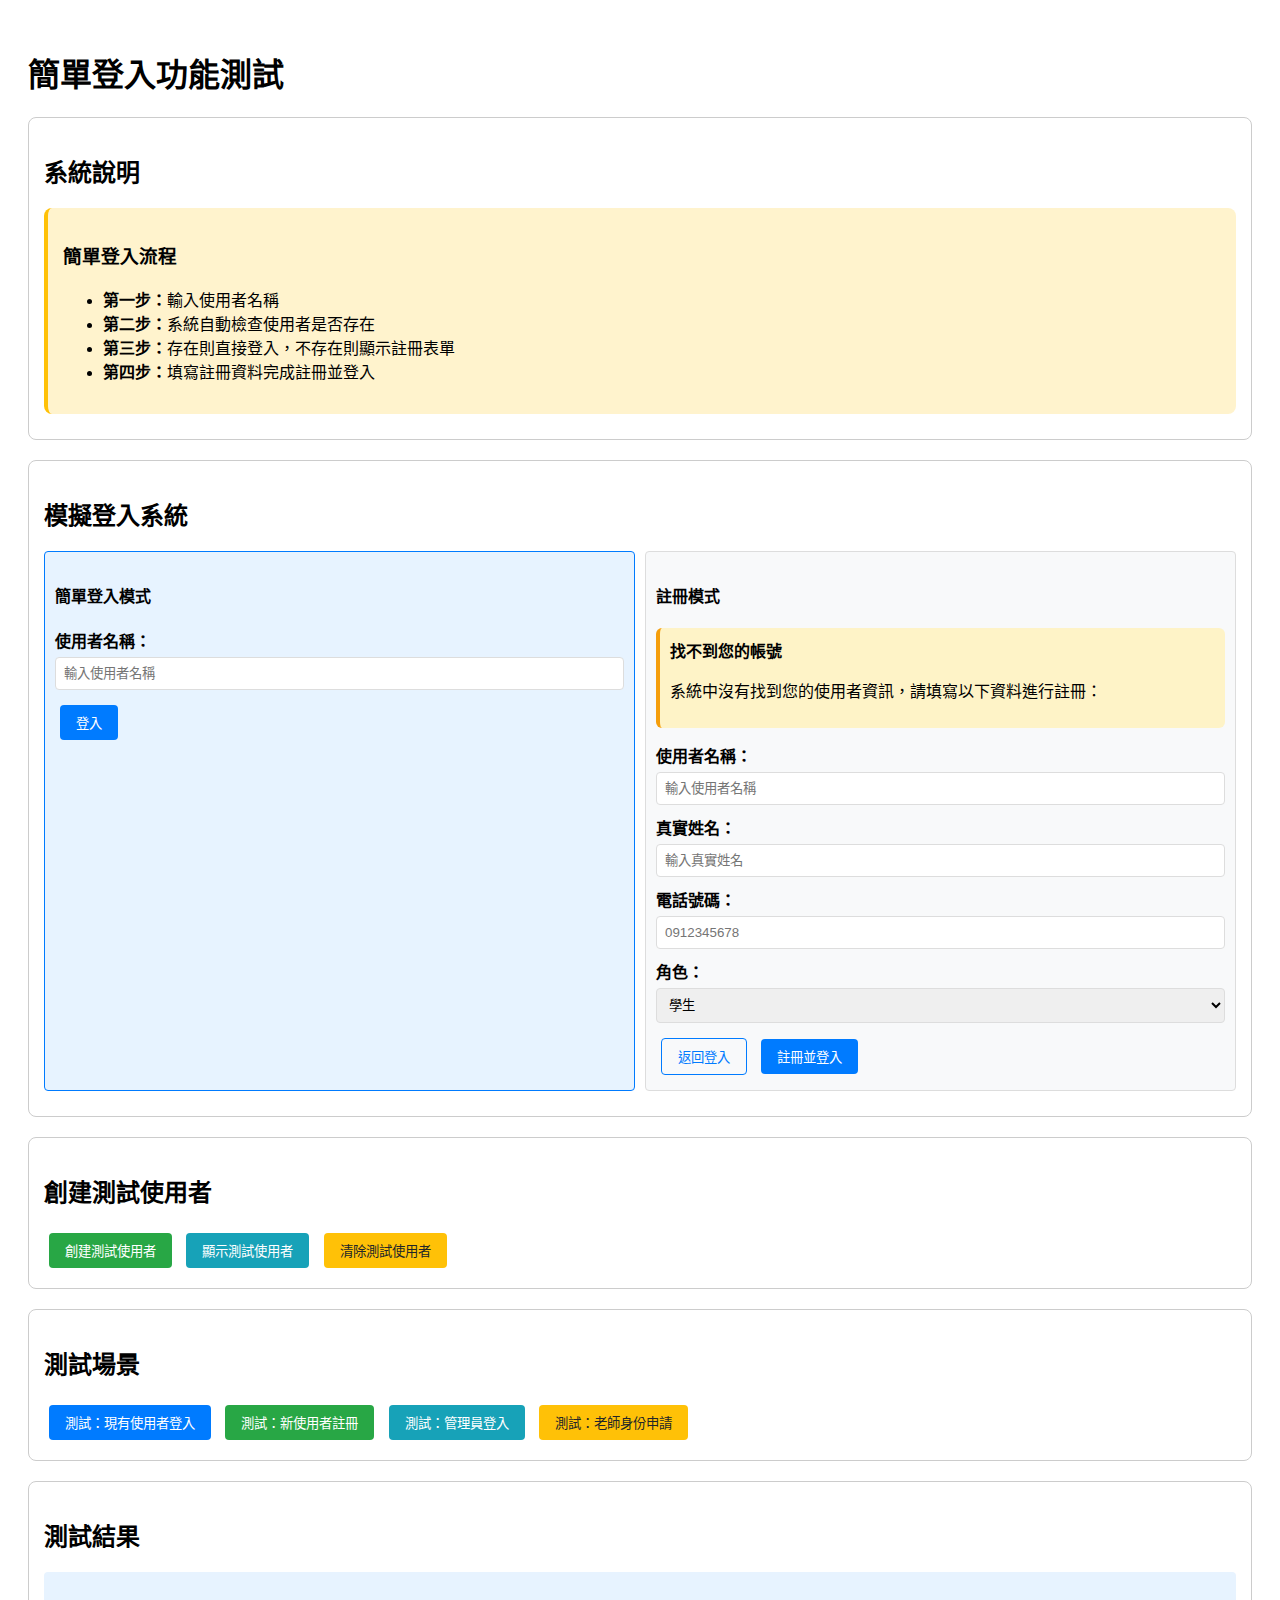
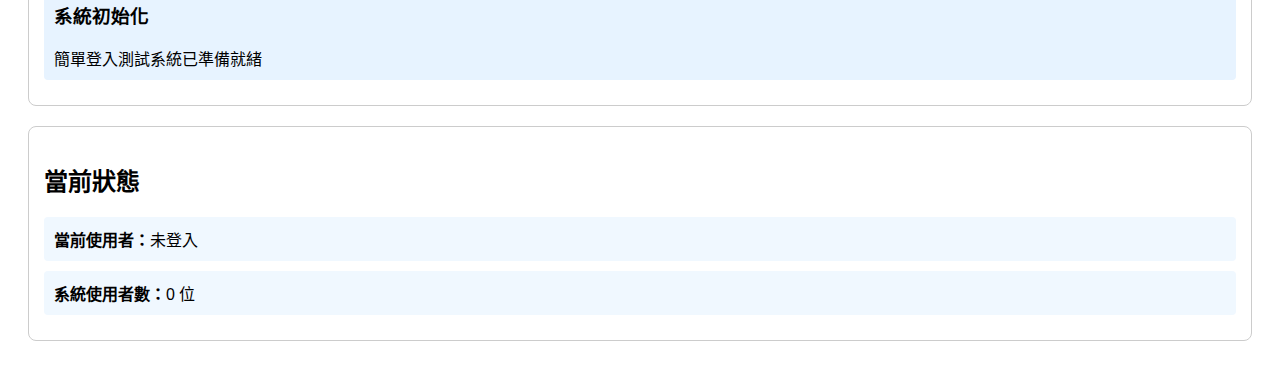
<file: test-simple-login.html>
<!DOCTYPE html>
<html lang="zh-TW">
<head>
    <meta charset="UTF-8">
    <meta name="viewport" content="width=device-width, initial-scale=1.0">
    <title>簡單登入功能測試</title>
    <style>
        body { font-family: Arial, sans-serif; padding: 20px; }
        .test-section { margin: 20px 0; padding: 15px; border: 1px solid #ccc; border-radius: 8px; }
        .user-info { background: #f0f8ff; padding: 10px; margin: 10px 0; border-radius: 4px; }
        .login-demo { background: #fff3cd; padding: 15px; margin: 10px 0; border-radius: 8px; border-left: 4px solid #ffc107; }
        .btn { padding: 8px 16px; border: none; border-radius: 4px; cursor: pointer; margin: 5px; }
        .btn-primary { background: #007bff; color: white; }
        .btn-info { background: #17a2b8; color: white; }
        .btn-warning { background: #ffc107; color: #212529; }
        .btn-success { background: #28a745; color: white; }
        .btn-danger { background: #dc3545; color: white; }
        .btn-outline { background: transparent; border: 1px solid #007bff; color: #007bff; }
        .result { margin: 10px 0; padding: 10px; background: #e7f3ff; border-radius: 4px; }
        .form-group { margin: 10px 0; }
        .form-group label { display: block; margin-bottom: 5px; font-weight: bold; }
        .form-group input, .form-group select { 
            width: 100%; 
            padding: 8px; 
            border: 1px solid #ddd; 
            border-radius: 4px; 
            box-sizing: border-box;
        }
        .status-badge {
            padding: 4px 8px;
            border-radius: 12px;
            font-size: 0.75rem;
            font-weight: 600;
            display: inline-block;
            margin: 2px;
        }
        .status-badge.new { background: #c6f6d5; color: #22543d; }
        .status-badge.returning { background: #bee3f8; color: #2c5282; }
        .login-modes {
            display: flex;
            gap: 10px;
            margin: 10px 0;
        }
        .login-mode {
            flex: 1;
            padding: 10px;
            border: 1px solid #ddd;
            border-radius: 4px;
            background: #f8f9fa;
        }
        .login-mode.active {
            border-color: #007bff;
            background: #e7f3ff;
        }
        .warning-box {
            background: #fef3c7;
            padding: 10px;
            border-radius: 6px;
            margin-bottom: 15px;
            border-left: 4px solid #f59e0b;
        }
    </style>
</head>
<body>
    <h1>簡單登入功能測試</h1>
    
    <div class="test-section">
        <h2>系統說明</h2>
        <div class="login-demo">
            <h3>簡單登入流程</h3>
            <ul>
                <li><strong>第一步：</strong>輸入使用者名稱</li>
                <li><strong>第二步：</strong>系統自動檢查使用者是否存在</li>
                <li><strong>第三步：</strong>存在則直接登入，不存在則顯示註冊表單</li>
                <li><strong>第四步：</strong>填寫註冊資料完成註冊並登入</li>
            </ul>
        </div>
    </div>

    <div class="test-section">
        <h2>模擬登入系統</h2>
        <div class="login-modes">
            <div class="login-mode active" id="simple-mode">
                <h4><i class="fas fa-sign-in-alt"></i> 簡單登入模式</h4>
                <div class="form-group">
                    <label>使用者名稱：</label>
                    <input type="text" id="demo-username" placeholder="輸入使用者名稱">
                </div>
                <button class="btn btn-primary" onclick="demoSimpleLogin()">登入</button>
            </div>
            <div class="login-mode" id="register-mode">
                <h4><i class="fas fa-user-plus"></i> 註冊模式</h4>
                <div class="warning-box">
                    <i class="fas fa-exclamation-triangle"></i>
                    <strong>找不到您的帳號</strong>
                    <p>系統中沒有找到您的使用者資訊，請填寫以下資料進行註冊：</p>
                </div>
                <div class="form-group">
                    <label>使用者名稱：</label>
                    <input type="text" id="demo-register-username" placeholder="輸入使用者名稱">
                </div>
                <div class="form-group">
                    <label>真實姓名：</label>
                    <input type="text" id="demo-realname" placeholder="輸入真實姓名">
                </div>
                <div class="form-group">
                    <label>電話號碼：</label>
                    <input type="tel" id="demo-phone" placeholder="0912345678">
                </div>
                <div class="form-group">
                    <label>角色：</label>
                    <select id="demo-role">
                        <option value="student">學生</option>
                        <option value="staff">老師/館員</option>
                    </select>
                </div>
                <button class="btn btn-outline" onclick="demoBackToLogin()">返回登入</button>
                <button class="btn btn-primary" onclick="demoRegister()">註冊並登入</button>
            </div>
        </div>
    </div>

    <div class="test-section">
        <h2>創建測試使用者</h2>
        <button class="btn btn-success" onclick="createTestUsers()">創建測試使用者</button>
        <button class="btn btn-info" onclick="showTestUsers()">顯示測試使用者</button>
        <button class="btn btn-warning" onclick="clearTestUsers()">清除測試使用者</button>
    </div>

    <div class="test-section">
        <h2>測試場景</h2>
        <button class="btn btn-primary" onclick="testExistingUser()">測試：現有使用者登入</button>
        <button class="btn btn-success" onclick="testNewUser()">測試：新使用者註冊</button>
        <button class="btn btn-info" onclick="testAdminLogin()">測試：管理員登入</button>
        <button class="btn btn-warning" onclick="testStaffApplication()">測試：老師身份申請</button>
    </div>

    <div class="test-section">
        <h2>測試結果</h2>
        <div id="test-results"></div>
    </div>

    <div class="test-section">
        <h2>當前狀態</h2>
        <div id="current-status"></div>
    </div>

    <script>
        // 模擬圖書館系統
        class TestLibrary {
            constructor() {
                this.users = [];
                this.currentUser = null;
                this.adminUsername = 'sindy16872000';
                this.settings = {
                    staffApplications: []
                };
            }

            // 檢查是否為管理員
            isAdminUser() {
                return this.currentUser && this.currentUser.username === this.adminUsername;
            }

            // 檢查使用者是否存在
            checkUserExists(username) {
                return this.users.some(user => user.username === username) || 
                       username === this.adminUsername;
            }

            // 獲取使用者資訊
            getUserInfo(username) {
                if (username === this.adminUsername) {
                    return {
                        username: this.adminUsername,
                        realName: '系統管理員',
                        phoneNumber: '0912345678',
                        role: 'admin'
                    };
                }
                
                const user = this.users.find(u => u.username === username);
                if (user) {
                    return user;
                }
                
                return null;
            }

            // 處理簡單登入
            handleSimpleLogin(username) {
                if (!username) {
                    return { success: false, message: '請輸入使用者名稱' };
                }

                // 檢查是否為管理員
                if (username === this.adminUsername) {
                    this.currentUser = { 
                        username: this.adminUsername, 
                        realName: '系統管理員', 
                        phoneNumber: '0912345678', 
                        role: 'admin' 
                    };
                    
                    return { 
                        success: true, 
                        message: '歡迎回來，系統管理員！',
                        user: this.currentUser,
                        loginType: 'admin'
                    };
                }

                // 檢查使用者是否存在
                const userInfo = this.getUserInfo(username);
                if (userInfo) {
                    // 使用者存在，直接登入
                    return this.loginExistingUser(userInfo);
                } else {
                    // 使用者不存在，需要註冊
                    return { 
                        success: false, 
                        message: '找不到使用者，需要註冊',
                        needRegister: true,
                        username
                    };
                }
            }

            // 登入現有使用者
            loginExistingUser(userInfo) {
                // 檢查老師/館員身份申請狀態
                let finalRole = userInfo.role;
                let message = `歡迎回來，${userInfo.realName}！`;
                
                if (userInfo.role === 'staff') {
                    const existingApplication = this.settings.staffApplications.find(
                        app => app.username === userInfo.username && app.status === 'approved'
                    );
                    
                    const pendingApplication = this.settings.staffApplications.find(
                        app => app.username === userInfo.username && app.status === 'pending'
                    );

                    if (!existingApplication && !pendingApplication) {
                        // 需要重新申請
                        finalRole = 'student';
                        message = '您的老師/館員身份需要重新申請';
                    } else if (pendingApplication) {
                        // 有待審核的申請，以學生身份使用
                        finalRole = 'student';
                        message = '您的老師/館員身份申請正在審核中，請耐心等候';
                    }
                }

                // 設定當前使用者
                this.currentUser = { 
                    username: userInfo.username, 
                    realName: userInfo.realName, 
                    phoneNumber: userInfo.phoneNumber, 
                    role: finalRole 
                };

                return { 
                    success: true, 
                    message,
                    user: this.currentUser,
                    loginType: 'existing'
                };
            }

            // 處理註冊
            handleRegister(username, realName, phoneNumber, role) {
                if (!username || !realName || !phoneNumber) {
                    return { success: false, message: '請填寫完整資訊' };
                }

                // 驗證電話號碼格式（10位數字）
                if (!/^[0-9]{10}$/.test(phoneNumber)) {
                    return { success: false, message: '電話號碼必須是10位數字' };
                }

                // 檢查使用者名稱是否已存在
                if (this.checkUserExists(username)) {
                    return { success: false, message: '使用者名稱已存在，請直接登入' };
                }

                // 處理老師/館員身份申請
                let finalRole = role;
                let message = `歡迎 ${realName}！註冊成功`;
                
                if (role === 'staff') {
                    // 創建新的申請記錄
                    const application = {
                        id: Date.now().toString(),
                        username,
                        realName,
                        phoneNumber,
                        requestedRole: 'staff',
                        status: 'pending',
                        submittedAt: new Date().toISOString(),
                        reviewedAt: null,
                        reviewedBy: null,
                        decision: null,
                        reason: null,
                        note: null
                    };

                    this.settings.staffApplications.push(application);

                    // 申請人暫時以學生身份使用
                    finalRole = 'student';
                    message = '老師/館員身份申請已提交，審核通過前將以學生身份使用系統';
                }

                // 創建新使用者
                const newUser = {
                    username,
                    realName,
                    phoneNumber,
                    role: finalRole,
                    lastLogin: new Date().toISOString()
                };

                this.users.push(newUser);

                // 設定當前使用者
                this.currentUser = { 
                    username, 
                    realName, 
                    phoneNumber, 
                    role: finalRole 
                };

                return { 
                    success: true, 
                    message,
                    user: this.currentUser,
                    loginType: 'new'
                };
            }

            // 創建測試使用者
            createTestUsers() {
                const testUsers = [
                    {
                        username: 'student1',
                        realName: '王小明',
                        phoneNumber: '0912345678',
                        role: 'student',
                        lastLogin: new Date().toISOString()
                    },
                    {
                        username: 'teacher1',
                        realName: '張老師',
                        phoneNumber: '0987654321',
                        role: 'staff',
                        lastLogin: new Date().toISOString()
                    },
                    {
                        username: 'student2',
                        realName: '李小華',
                        phoneNumber: '0923456789',
                        role: 'student',
                        lastLogin: new Date().toISOString()
                    }
                ];

                testUsers.forEach(user => {
                    const existingIndex = this.users.findIndex(u => u.username === user.username);
                    if (existingIndex === -1) {
                        this.users.push(user);
                    }
                });

                return '已創建 3 個測試使用者';
            }

            // 清除測試使用者
            clearTestUsers() {
                this.users = [];
                this.currentUser = null;
                return '所有測試使用者已清除';
            }
        }

        const testLibrary = new TestLibrary();

        function addResult(title, content) {
            const resultsDiv = document.getElementById('test-results');
            const resultDiv = document.createElement('div');
            resultDiv.className = 'result';
            resultDiv.innerHTML = `
                <h3>${title}</h3>
                ${content}
            `;
            resultsDiv.appendChild(resultDiv);
        }

        function updateStatus() {
            const statusDiv = document.getElementById('current-status');
            const currentUser = testLibrary.currentUser;
            
            statusDiv.innerHTML = `
                <div class="user-info">
                    <strong>當前使用者：</strong>${currentUser ? `${currentUser.realName} (${currentUser.username}) - ${currentUser.role}` : '未登入'}
                    ${currentUser && testLibrary.isAdminUser() ? '<span style="color: #28a745;"> [管理員]</span>' : ''}
                </div>
                <div class="user-info">
                    <strong>系統使用者數：</strong>${testLibrary.users.length} 位
                </div>
            `;
        }

        function demoSimpleLogin() {
            const username = document.getElementById('demo-username').value.trim();
            
            if (!username) {
                addResult('簡單登入', '<p style="color: #f56565;">請輸入使用者名稱</p>');
                return;
            }

            const result = testLibrary.handleSimpleLogin(username);
            
            if (result.success) {
                // 登入成功
                addResult('簡單登入', `
                    <div class="user-info">
                        <strong>登入成功！</strong><br>
                        <strong>訊息：</strong>${result.message}<br>
                        <strong>使用者：</strong>${result.user.realName} (${result.user.username})<br>
                        <strong>角色：</strong>${result.user.role}<br>
                        <strong>登入類型：</strong>${result.loginType === 'admin' ? '管理員' : result.loginType === 'existing' ? '現有使用者' : '新使用者'}
                    </div>
                `);
                
                updateStatus();
            } else {
                if (result.needRegister) {
                    // 需要註冊，切換到註冊模式
                    document.getElementById('simple-mode').classList.remove('active');
                    document.getElementById('register-mode').classList.add('active');
                    
                    // 預設填入使用者名稱
                    document.getElementById('demo-register-username').value = result.username;
                    
                    addResult('簡單登入', `
                        <div class="user-info">
                            <strong>需要註冊：</strong><br>
                            <strong>訊息：</strong>${result.message}<br>
                            <strong>使用者名稱：</strong>${result.username}<br>
                            <strong>操作：</strong>已切換到註冊模式
                        </div>
                    `);
                } else {
                    addResult('簡單登入', `
                        <div class="user-info">
                            <strong>登入失敗：</strong><br>
                            <strong>訊息：</strong>${result.message}
                        </div>
                    `);
                }
            }
        }

        function demoRegister() {
            const username = document.getElementById('demo-register-username').value.trim();
            const realName = document.getElementById('demo-realname').value.trim();
            const phoneNumber = document.getElementById('demo-phone').value.trim();
            const role = document.getElementById('demo-role').value;

            if (!username || !realName || !phoneNumber) {
                addResult('註冊', '<p style="color: #f56565;">請填寫完整資訊</p>');
                return;
            }

            const result = testLibrary.handleRegister(username, realName, phoneNumber, role);
            
            if (result.success) {
                // 註冊成功，切換回登入模式
                document.getElementById('register-mode').classList.remove('active');
                document.getElementById('simple-mode').classList.add('active');
                
                // 清空表單
                document.getElementById('demo-username').value = '';
                document.getElementById('demo-realname').value = '';
                document.getElementById('demo-phone').value = '';
                
                addResult('註冊', `
                    <div class="user-info">
                        <strong>註冊成功！</strong><br>
                        <strong>訊息：</strong>${result.message}<br>
                        <strong>使用者：</strong>${result.user.realName} (${result.user.username})<br>
                        <strong>角色：</strong>${result.user.role}<br>
                        <strong>登入類型：</strong>${result.loginType === 'new' ? '新使用者' : '現有使用者'}
                    </div>
                `);
                
                updateStatus();
            } else {
                addResult('註冊', `
                    <div class="user-info">
                        <strong>註冊失敗：</strong><br>
                        <strong>訊息：</strong>${result.message}
                    </div>
                `);
            }
        }

        function demoBackToLogin() {
            document.getElementById('register-mode').classList.remove('active');
            document.getElementById('simple-mode').classList.add('active');
            
            // 清空註冊表單
            document.getElementById('demo-register-username').value = '';
            document.getElementById('demo-realname').value = '';
            document.getElementById('demo-phone').value = '';
        }

        function createTestUsers() {
            const result = testLibrary.createTestUsers();
            addResult('創建測試使用者', result);
            updateStatus();
        }

        function showTestUsers() {
            const usersHtml = testLibrary.users.map(user => `
                <div class="user-info">
                    <strong>${user.realName}</strong> (${user.username})<br>
                    角色：${user.role}<br>
                    電話：${user.phoneNumber}<br>
                    最後登入：${new Date(user.lastLogin).toLocaleString()}
                </div>
            `).join('');

            addResult('測試使用者列表', usersHtml || '<p>沒有測試使用者</p>');
        }

        function clearTestUsers() {
            const result = testLibrary.clearTestUsers();
            addResult('清除測試使用者', result);
            updateStatus();
        }

        function testExistingUser() {
            // 預設填入現有使用者
            document.getElementById('demo-username').value = 'student1';
            addResult('測試：現有使用者登入', `
                <div class="user-info">
                    <strong>測試場景：</strong>現有使用者登入<br>
                    <strong>預期行為：</strong><br>
                    • 輸入 'student1' 後直接登入<br>
                    • 顯示歡迎回來訊息<br>
                    • 不需要填寫註冊資料
                </div>
            `);
        }

        function testNewUser() {
            // 預設填入新使用者
            document.getElementById('demo-username').value = 'newuser';
            addResult('測試：新使用者註冊', `
                <div class="user-info">
                    <strong>測試場景：</strong>新使用者註冊<br>
                    <strong>預期行為：</strong><br>
                    • 輸入 'newuser' 後顯示註冊表單<br>
                    • 填寫完整資料後註冊成功<br>
                    • 自動登入系統
                </div>
            `);
        }

        function testAdminLogin() {
            // 預設填入管理員
            document.getElementById('demo-username').value = 'sindy16872000';
            addResult('測試：管理員登入', `
                <div class="user-info">
                    <strong>測試場景：</strong>管理員登入<br>
                    <strong>預期行為：</strong><br>
                    • 輸入 'sindy16872000' 後直接登入<br>
                    • 顯示管理員歡迎訊息<br>
                    • 獲得管理員權限
                </div>
            `);
        }

        function testStaffApplication() {
            // 預設填入老師申請
            document.getElementById('demo-username').value = 'newteacher';
            addResult('測試：老師身份申請', `
                <div class="user-info">
                    <strong>測試場景：</strong>老師身份申請<br>
                    <strong>預期行為：</strong><br>
                    • 輸入 'newteacher' 後顯示註冊表單<br>
                    • 選擇老師/館員角色<br>
                    • 創建申請記錄，暫時以學生身份使用
                </div>
            `);
        }

        // 初始化
        window.onload = function() {
            addResult('系統初始化', '簡單登入測試系統已準備就緒');
            updateStatus();
        };
    </script>
</body>
</html>
</file>
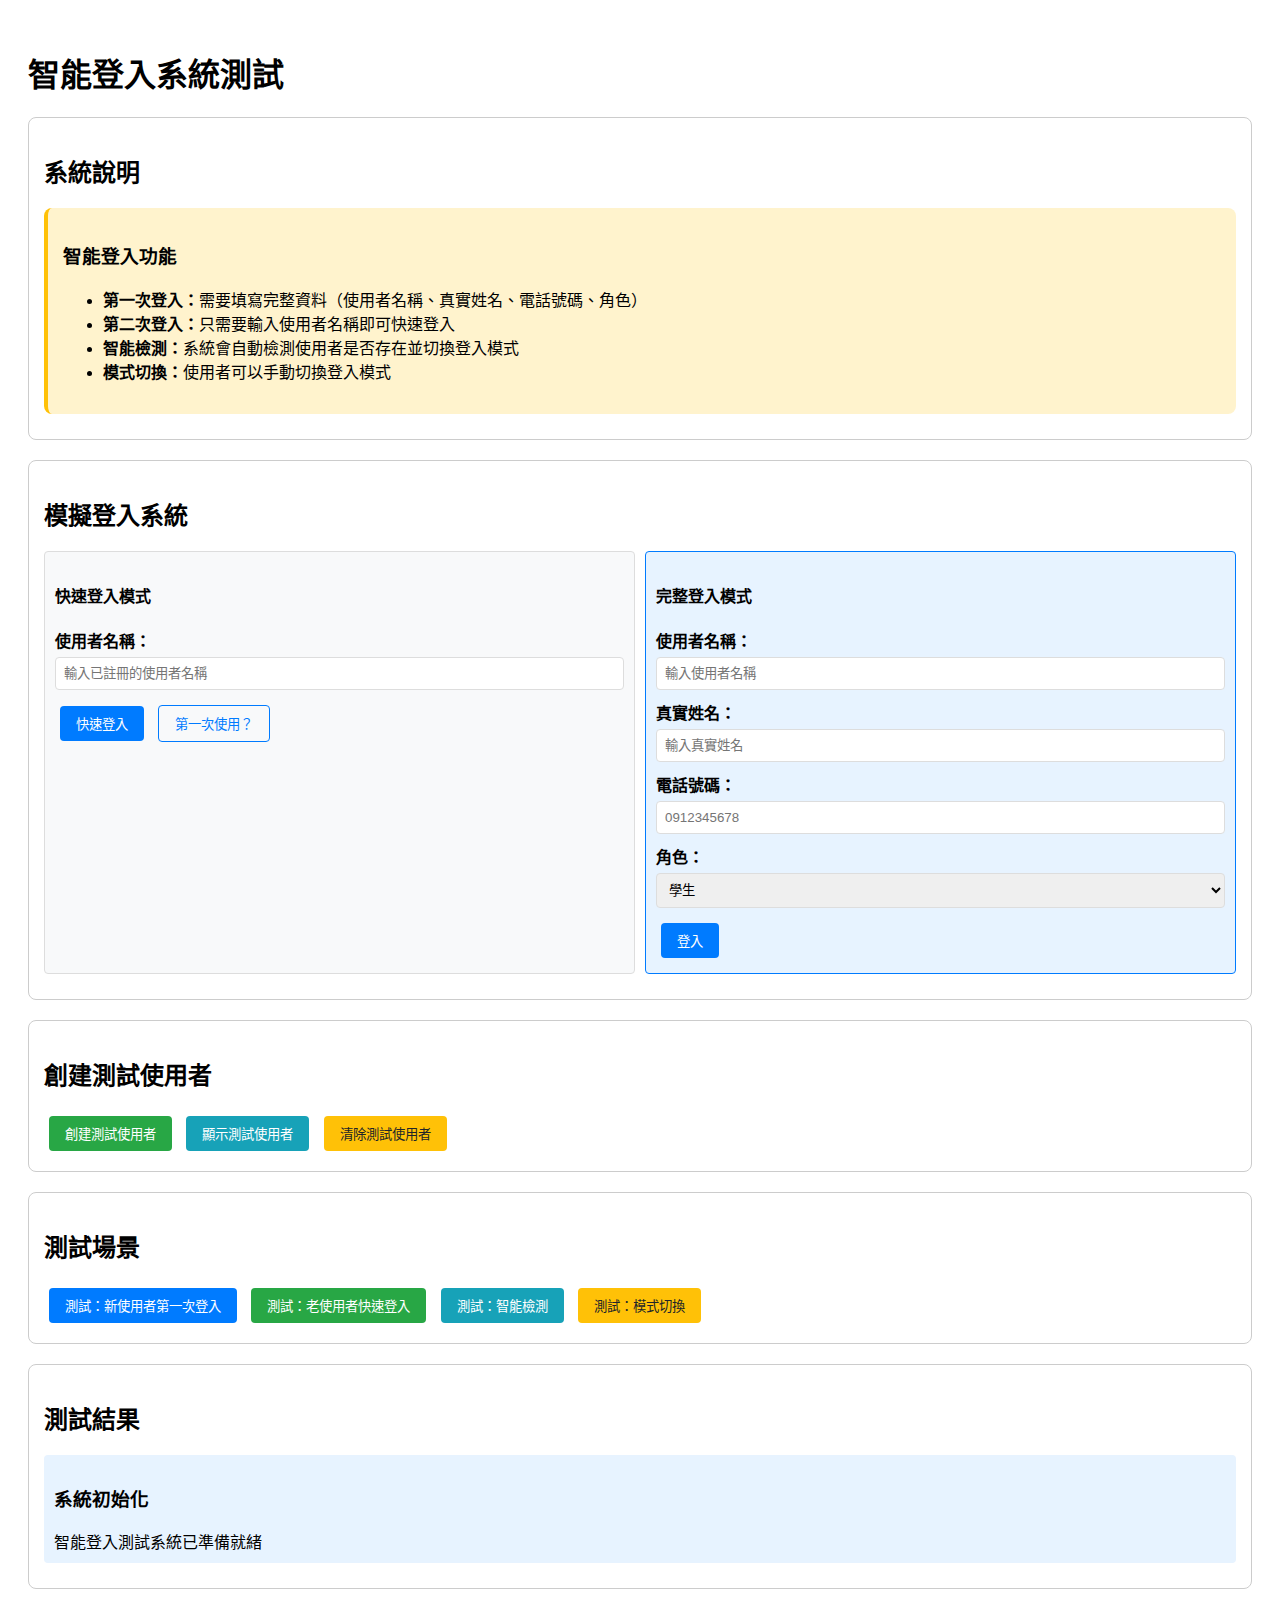
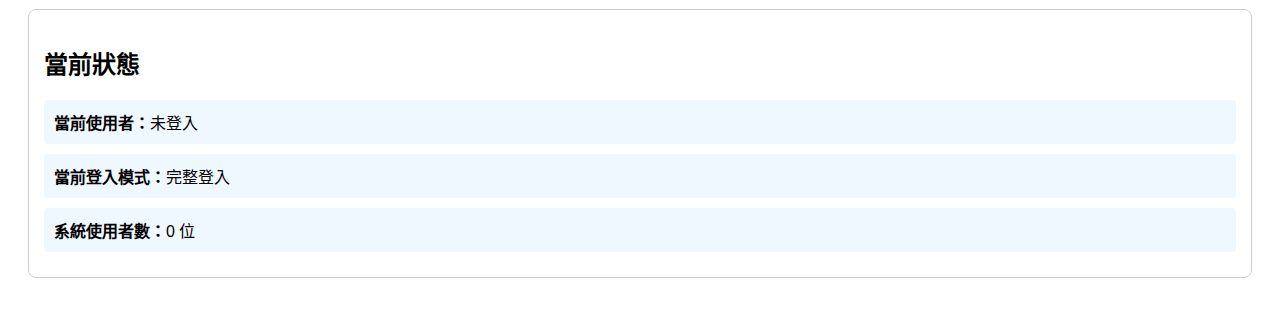
<file: test-smart-login.html>
<!DOCTYPE html>
<html lang="zh-TW">
<head>
    <meta charset="UTF-8">
    <meta name="viewport" content="width=device-width, initial-scale=1.0">
    <title>智能登入系統測試</title>
    <style>
        body { font-family: Arial, sans-serif; padding: 20px; }
        .test-section { margin: 20px 0; padding: 15px; border: 1px solid #ccc; border-radius: 8px; }
        .user-info { background: #f0f8ff; padding: 10px; margin: 10px 0; border-radius: 4px; }
        .login-demo { background: #fff3cd; padding: 15px; margin: 10px 0; border-radius: 8px; border-left: 4px solid #ffc107; }
        .btn { padding: 8px 16px; border: none; border-radius: 4px; cursor: pointer; margin: 5px; }
        .btn-primary { background: #007bff; color: white; }
        .btn-info { background: #17a2b8; color: white; }
        .btn-warning { background: #ffc107; color: #212529; }
        .btn-success { background: #28a745; color: white; }
        .btn-outline { background: transparent; border: 1px solid #007bff; color: #007bff; }
        .result { margin: 10px 0; padding: 10px; background: #e7f3ff; border-radius: 4px; }
        .form-group { margin: 10px 0; }
        .form-group label { display: block; margin-bottom: 5px; font-weight: bold; }
        .form-group input, .form-group select { 
            width: 100%; 
            padding: 8px; 
            border: 1px solid #ddd; 
            border-radius: 4px; 
            box-sizing: border-box;
        }
        .status-badge {
            padding: 4px 8px;
            border-radius: 12px;
            font-size: 0.75rem;
            font-weight: 600;
            display: inline-block;
            margin: 2px;
        }
        .status-badge.new { background: #c6f6d5; color: #22543d; }
        .status-badge.returning { background: #bee3f8; color: #2c5282; }
        .login-modes {
            display: flex;
            gap: 10px;
            margin: 10px 0;
        }
        .login-mode {
            flex: 1;
            padding: 10px;
            border: 1px solid #ddd;
            border-radius: 4px;
            background: #f8f9fa;
        }
        .login-mode.active {
            border-color: #007bff;
            background: #e7f3ff;
        }
    </style>
</head>
<body>
    <h1>智能登入系統測試</h1>
    
    <div class="test-section">
        <h2>系統說明</h2>
        <div class="login-demo">
            <h3>智能登入功能</h3>
            <ul>
                <li><strong>第一次登入：</strong>需要填寫完整資料（使用者名稱、真實姓名、電話號碼、角色）</li>
                <li><strong>第二次登入：</strong>只需要輸入使用者名稱即可快速登入</li>
                <li><strong>智能檢測：</strong>系統會自動檢測使用者是否存在並切換登入模式</li>
                <li><strong>模式切換：</strong>使用者可以手動切換登入模式</li>
            </ul>
        </div>
    </div>

    <div class="test-section">
        <h2>模擬登入系統</h2>
        <div class="login-modes">
            <div class="login-mode" id="quick-mode">
                <h4><i class="fas fa-bolt"></i> 快速登入模式</h4>
                <div class="form-group">
                    <label>使用者名稱：</label>
                    <input type="text" id="demo-quick-username" placeholder="輸入已註冊的使用者名稱">
                </div>
                <button class="btn btn-primary" onclick="demoQuickLogin()">快速登入</button>
                <button class="btn btn-outline" onclick="demoSwitchToFull()">第一次使用？</button>
            </div>
            <div class="login-mode active" id="full-mode">
                <h4><i class="fas fa-user-edit"></i> 完整登入模式</h4>
                <div class="form-group">
                    <label>使用者名稱：</label>
                    <input type="text" id="demo-username" placeholder="輸入使用者名稱">
                </div>
                <div id="demo-user-details">
                    <div class="form-group">
                        <label>真實姓名：</label>
                        <input type="text" id="demo-realname" placeholder="輸入真實姓名">
                    </div>
                    <div class="form-group">
                        <label>電話號碼：</label>
                        <input type="tel" id="demo-phone" placeholder="0912345678">
                    </div>
                    <div class="form-group">
                        <label>角色：</label>
                        <select id="demo-role">
                            <option value="student">學生</option>
                            <option value="staff">老師/館員</option>
                        </select>
                    </div>
                </div>
                <button class="btn btn-primary" onclick="demoFullLogin()">登入</button>
                <button class="btn btn-outline" id="demo-switch-quick" onclick="demoSwitchToQuick()" style="display: none;">已註冊？快速登入</button>
            </div>
        </div>
    </div>

    <div class="test-section">
        <h2>創建測試使用者</h2>
        <button class="btn btn-success" onclick="createTestUsers()">創建測試使用者</button>
        <button class="btn btn-info" onclick="showTestUsers()">顯示測試使用者</button>
        <button class="btn btn-warning" onclick="clearTestUsers()">清除測試使用者</button>
    </div>

    <div class="test-section">
        <h2>測試場景</h2>
        <button class="btn btn-primary" onclick="testNewUser()">測試：新使用者第一次登入</button>
        <button class="btn btn-success" onclick="testReturningUser()">測試：老使用者快速登入</button>
        <button class="btn btn-info" onclick="testSmartDetection()">測試：智能檢測</button>
        <button class="btn btn-warning" onclick="testModeSwitch()">測試：模式切換</button>
    </div>

    <div class="test-section">
        <h2>測試結果</h2>
        <div id="test-results"></div>
    </div>

    <div class="test-section">
        <h2>當前狀態</h2>
        <div id="current-status"></div>
    </div>

    <script>
        // 模擬圖書館系統
        class TestLibrary {
            constructor() {
                this.users = [];
                this.currentUser = null;
                this.adminUsername = 'sindy16872000';
                this.currentLoginMode = 'full'; // full or quick
            }

            // 檢查使用者是否存在
            checkUserExists(username) {
                return this.users.some(user => user.username === username) || 
                       username === this.adminUsername;
            }

            // 獲取使用者資訊
            getUserInfo(username) {
                if (username === this.adminUsername) {
                    return {
                        username: this.adminUsername,
                        realName: '系統管理員',
                        phoneNumber: '0912345678',
                        role: 'admin'
                    };
                }
                
                const user = this.users.find(u => u.username === username);
                if (user) {
                    return user;
                }
                
                return null;
            }

            // 智能登入檢查
            checkLoginMode(username) {
                if (!username) {
                    this.switchToFullLogin();
                    return;
                }

                const userExists = this.checkUserExists(username);

                if (userExists) {
                    // 使用者存在，顯示快速登入按鈕
                    document.getElementById('demo-switch-quick').style.display = 'block';
                    document.getElementById('demo-user-details').style.opacity = '0.6';
                } else {
                    // 使用者不存在，隱藏快速登入按鈕
                    document.getElementById('demo-switch-quick').style.display = 'none';
                    document.getElementById('demo-user-details').style.opacity = '1';
                }
            }

            // 切換到快速登入模式
            switchToQuickLogin() {
                this.currentLoginMode = 'quick';
                document.getElementById('quick-mode').classList.add('active');
                document.getElementById('full-mode').classList.remove('active');
                
                // 複製使用者名稱
                const username = document.getElementById('demo-username').value;
                document.getElementById('demo-quick-username').value = username;
                
                // 聚焦
                document.getElementById('demo-quick-username').focus();
            }

            // 切換到完整登入模式
            switchToFullLogin() {
                this.currentLoginMode = 'full';
                document.getElementById('full-mode').classList.add('active');
                document.getElementById('quick-mode').classList.remove('active');
                
                // 複製使用者名稱
                const username = document.getElementById('demo-quick-username').value;
                document.getElementById('demo-username').value = username;
                
                // 聚焦
                document.getElementById('demo-username').focus();
            }

            // 處理快速登入
            quickLogin(username) {
                if (!username) {
                    return { success: false, message: '請輸入使用者名稱' };
                }

                const userInfo = this.getUserInfo(username);
                if (!userInfo) {
                    return { success: false, message: '找不到使用者資訊，請先註冊' };
                }

                this.currentUser = userInfo;
                return { 
                    success: true, 
                    message: `歡迎回來，${userInfo.realName}！`,
                    user: userInfo,
                    loginMode: 'quick'
                };
            }

            // 處理完整登入
            fullLogin(username, realName, phoneNumber, role) {
                if (!username || !realName || !phoneNumber) {
                    return { success: false, message: '請填寫完整資訊' };
                }

                if (!/^[0-9]{10}$/.test(phoneNumber)) {
                    return { success: false, message: '電話號碼必須是10位數字' };
                }

                // 檢查是否為管理員
                const isAdmin = username === this.adminUsername;
                
                // 檢查是否為新使用者
                const isNewUser = !this.checkUserExists(username);

                if (isNewUser) {
                    // 創建新使用者
                    const newUser = {
                        username,
                        realName,
                        phoneNumber,
                        role,
                        lastLogin: new Date().toISOString()
                    };

                    this.users.push(newUser);
                    this.currentUser = newUser;

                    return { 
                        success: true, 
                        message: `歡迎 ${realName}！註冊成功`,
                        user: newUser,
                        loginMode: 'full',
                        isNewUser: true
                    };
                } else {
                    // 老使用者登入
                    const userInfo = this.getUserInfo(username);
                    this.currentUser = userInfo;

                    return { 
                        success: true, 
                        message: `歡迎回來，${userInfo.realName}！`,
                        user: userInfo,
                        loginMode: 'full',
                        isNewUser: false
                    };
                }
            }

            // 登出
            logout() {
                const username = this.currentUser ? this.currentUser.username : '';
                this.currentUser = null;
                return { success: true, message: `${username} 已登出` };
            }

            // 創建測試使用者
            createTestUsers() {
                const testUsers = [
                    {
                        username: 'student1',
                        realName: '王小明',
                        phoneNumber: '0912345678',
                        role: 'student',
                        lastLogin: new Date().toISOString()
                    },
                    {
                        username: 'teacher1',
                        realName: '張老師',
                        phoneNumber: '0987654321',
                        role: 'staff',
                        lastLogin: new Date().toISOString()
                    },
                    {
                        username: 'student2',
                        realName: '李小華',
                        phoneNumber: '0923456789',
                        role: 'student',
                        lastLogin: new Date().toISOString()
                    }
                ];

                testUsers.forEach(user => {
                    const existingIndex = this.users.findIndex(u => u.username === user.username);
                    if (existingIndex === -1) {
                        this.users.push(user);
                    }
                });

                return '已創建 3 個測試使用者';
            }
        }

        const testLibrary = new TestLibrary();

        function addResult(title, content) {
            const resultsDiv = document.getElementById('test-results');
            const resultDiv = document.createElement('div');
            resultDiv.className = 'result';
            resultDiv.innerHTML = `
                <h3>${title}</h3>
                ${content}
            `;
            resultsDiv.appendChild(resultDiv);
        }

        function updateStatus() {
            const statusDiv = document.getElementById('current-status');
            const currentUser = testLibrary.currentUser;
            
            statusDiv.innerHTML = `
                <div class="user-info">
                    <strong>當前使用者：</strong>${currentUser ? `${currentUser.realName} (${currentUser.username}) - ${currentUser.role}` : '未登入'}
                    ${currentUser && currentUser.username === testLibrary.adminUsername ? '<span style="color: #28a745;"> [管理員]</span>' : ''}
                </div>
                <div class="user-info">
                    <strong>當前登入模式：</strong>${testLibrary.currentLoginMode === 'quick' ? '快速登入' : '完整登入'}
                </div>
                <div class="user-info">
                    <strong>系統使用者數：</strong>${testLibrary.users.length} 位
                </div>
            `;
        }

        function demoQuickLogin() {
            const username = document.getElementById('demo-quick-username').value.trim();
            const result = testLibrary.quickLogin(username);
            
            addResult('快速登入', `
                <div class="user-info">
                    <strong>結果：</strong>${result.success ? '成功' : '失敗'}<br>
                    <strong>訊息：</strong>${result.message}<br>
                    ${result.success ? `
                        <strong>登入詳情：</strong><br>
                        • 使用者：${result.user.realName} (${result.user.username})<br>
                        • 角色：${result.user.role}<br>
                        • 電話：${result.user.phoneNumber}<br>
                        • 登入模式：快速登入
                    ` : ''}
                </div>
            `);
            
            updateStatus();
        }

        function demoFullLogin() {
            const username = document.getElementById('demo-username').value.trim();
            const realName = document.getElementById('demo-realname').value.trim();
            const phoneNumber = document.getElementById('demo-phone').value.trim();
            const role = document.getElementById('demo-role').value;

            const result = testLibrary.fullLogin(username, realName, phoneNumber, role);
            
            addResult('完整登入', `
                <div class="user-info">
                    <strong>結果：</strong>${result.success ? '成功' : '失敗'}<br>
                    <strong>訊息：</strong>${result.message}<br>
                    ${result.success ? `
                        <strong>登入詳情：</strong><br>
                        • 使用者：${result.user.realName} (${result.user.username})<br>
                        • 角色：${result.user.role}<br>
                        • 電話：${result.user.phoneNumber}<br>
                        • 登入模式：完整登入<br>
                        • 使用者類型：<span class="status-badge ${result.isNewUser ? 'new' : 'returning'}">${result.isNewUser ? '新使用者' : '老使用者'}</span>
                    ` : ''}
                </div>
            `);
            
            updateStatus();
        }

        function demoSwitchToQuick() {
            testLibrary.switchToQuickLogin();
            addResult('模式切換', '已切換到快速登入模式');
        }

        function demoSwitchToFull() {
            testLibrary.switchToFullLogin();
            addResult('模式切換', '已切換到完整登入模式');
        }

        function createTestUsers() {
            const result = testLibrary.createTestUsers();
            addResult('創建測試使用者', result);
            updateStatus();
        }

        function showTestUsers() {
            const usersHtml = testLibrary.users.map(user => `
                <div class="user-info">
                    <strong>${user.realName}</strong> (${user.username})<br>
                    角色：${user.role}<br>
                    電話：${user.phoneNumber}<br>
                    最後登入：${new Date(user.lastLogin).toLocaleString()}
                </div>
            `).join('');

            addResult('測試使用者列表', usersHtml || '<p>沒有測試使用者</p>');
        }

        function clearTestUsers() {
            testLibrary.users = [];
            addResult('清除測試使用者', '所有測試使用者已清除');
            updateStatus();
        }

        function testNewUser() {
            // 重置表單
            document.getElementById('demo-username').value = 'newuser';
            document.getElementById('demo-realname').value = '新使用者';
            document.getElementById('demo-phone').value = '0912345678';
            document.getElementById('demo-role').value = 'student';
            
            // 切換到完整登入模式
            testLibrary.switchToFullLogin();
            
            addResult('測試：新使用者第一次登入', `
                <div class="user-info">
                    <strong>測試場景：</strong>新使用者第一次登入<br>
                    <strong>預期行為：</strong><br>
                    • 必須填寫完整資料<br>
                    • 系統創建新使用者記錄<br>
                    • 顯示歡迎訊息
                </div>
            `);
        }

        function testReturningUser() {
            // 設定已存在的使用者
            document.getElementById('demo-quick-username').value = 'student1';
            
            // 切換到快速登入模式
            testLibrary.switchToQuickLogin();
            
            addResult('測試：老使用者快速登入', `
                <div class="user-info">
                    <strong>測試場景：</strong>老使用者快速登入<br>
                    <strong>預期行為：</strong><br>
                    • 只需要輸入使用者名稱<br>
                    • 系統自動識別身份<br>
                    • 顯示歡迎回來訊息
                </div>
            `);
        }

        function testSmartDetection() {
            // 重置表單
            document.getElementById('demo-username').value = '';
            document.getElementById('demo-realname').value = '';
            document.getElementById('demo-phone').value = '';
            testLibrary.switchToFullLogin();
            
            addResult('測試：智能檢測', `
                <div class="user-info">
                    <strong>測試場景：</strong>智能檢測使用者是否存在<br>
                    <strong>測試方法：</strong><br>
                    1. 在完整登入模式輸入 "student1"<br>
                    2. 觀察是否出現 "已註冊？快速登入" 按鈕<br>
                    3. 輸入 "newuser" 觀察按鈕消失
                </div>
            `);
        }

        function testModeSwitch() {
            addResult('測試：模式切換', `
                <div class="user-info">
                    <strong>測試場景：</strong>手動切換登入模式<br>
                    <strong>測試方法：</strong><br>
                    1. 點擊 "已註冊？快速登入" 切換到快速模式<br>
                    2. 點擊 "第一次使用？" 切換到完整模式<br>
                    3. 觀察使用者名稱是否正確複製
                </div>
            `);
        }

        // 初始化事件監聽器
        window.onload = function() {
            // 使用者名稱輸入檢查
            document.getElementById('demo-username').addEventListener('input', (e) => {
                const username = e.target.value.trim();
                testLibrary.checkLoginMode(username);
            });

            addResult('系統初始化', '智能登入測試系統已準備就緒');
            updateStatus();
        };
    </script>
</body>
</html>
</file>
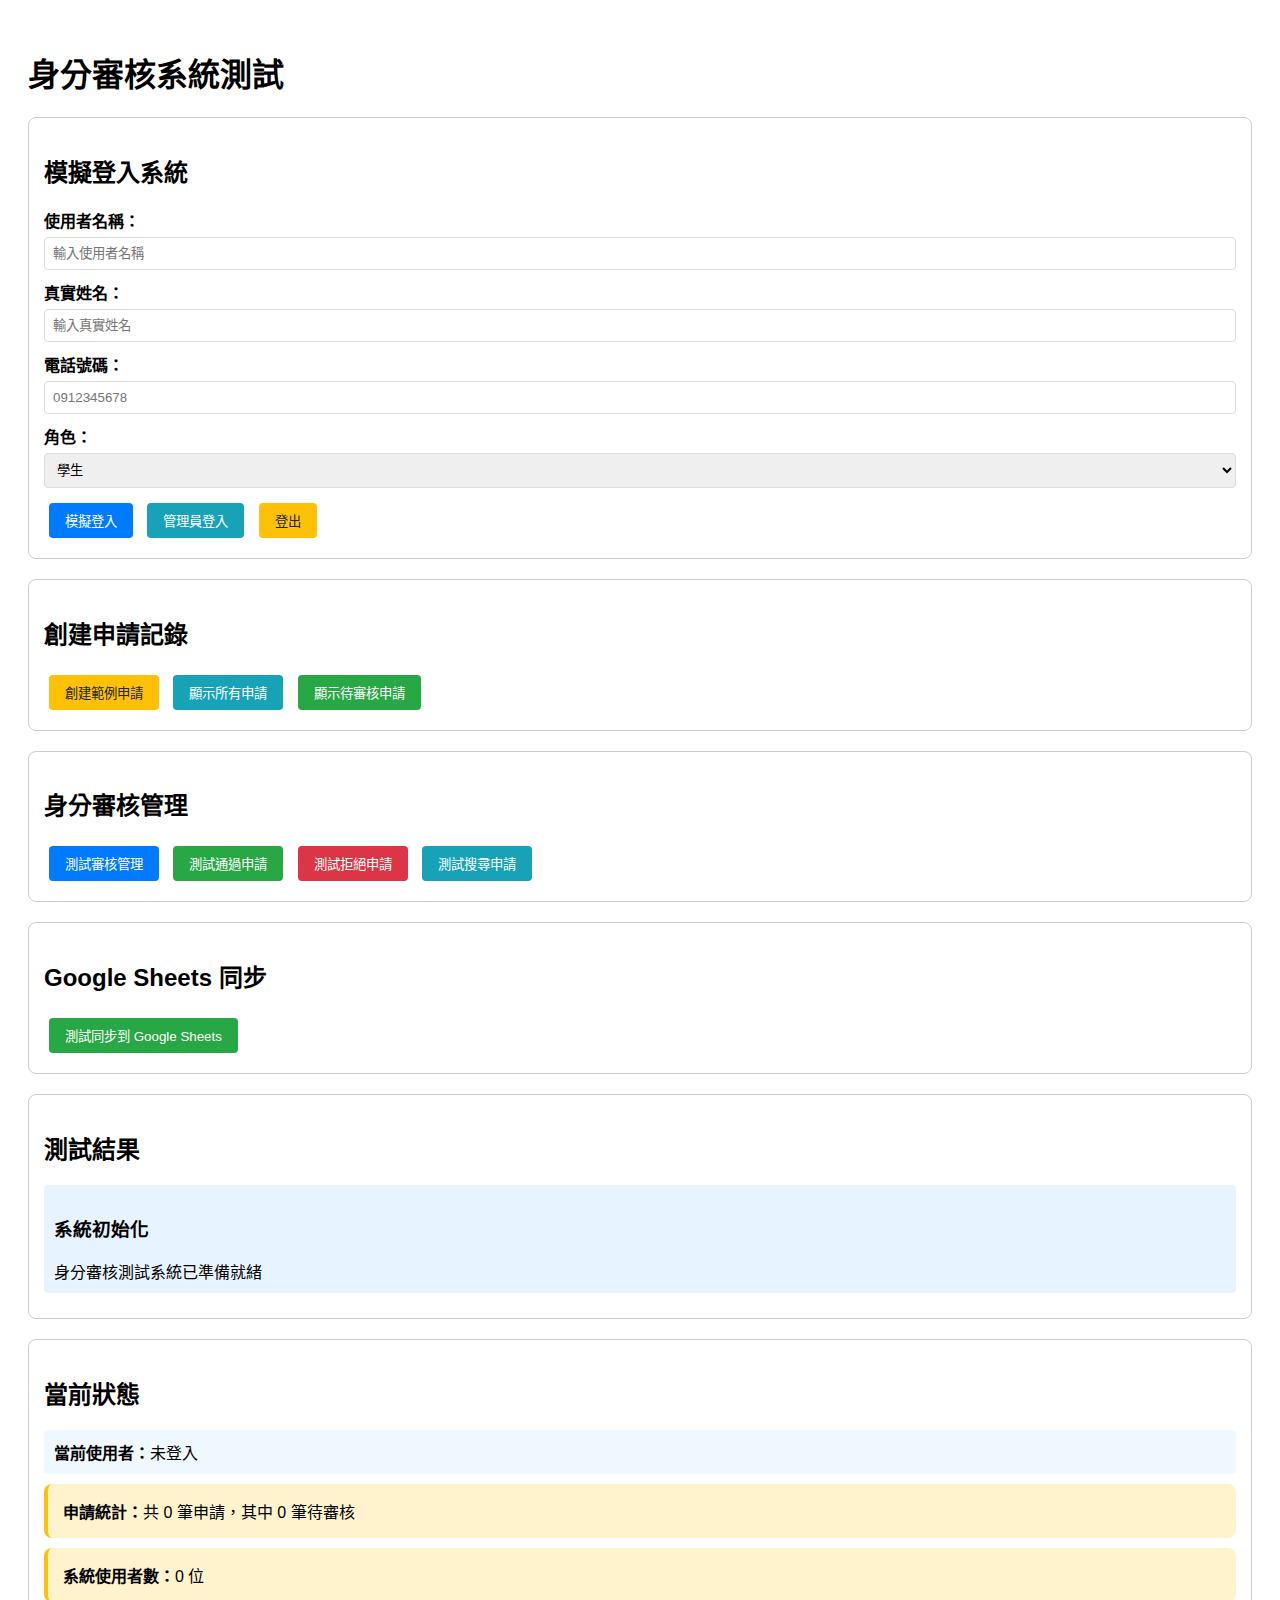
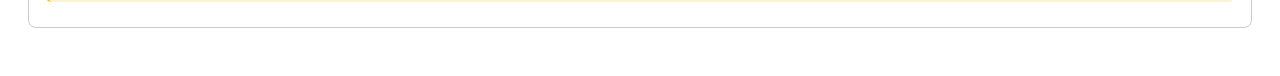
<file: test-staff-approval.html>
<!DOCTYPE html>
<html lang="zh-TW">
<head>
    <meta charset="UTF-8">
    <meta name="viewport" content="width=device-width, initial-scale=1.0">
    <title>身分審核系統測試</title>
    <style>
        body { font-family: Arial, sans-serif; padding: 20px; }
        .test-section { margin: 20px 0; padding: 15px; border: 1px solid #ccc; border-radius: 8px; }
        .user-info { background: #f0f8ff; padding: 10px; margin: 10px 0; border-radius: 4px; }
        .application-item { background: #fff3cd; padding: 15px; margin: 10px 0; border-radius: 8px; border-left: 4px solid #ffc107; }
        .application-item.pending { border-left-color: #f56565; }
        .application-item.approved { border-left-color: #28a745; }
        .application-item.rejected { border-left-color: #6c757d; }
        .btn { padding: 8px 16px; border: none; border-radius: 4px; cursor: pointer; margin: 5px; }
        .btn-primary { background: #007bff; color: white; }
        .btn-info { background: #17a2b8; color: white; }
        .btn-warning { background: #ffc107; color: #212529; }
        .btn-success { background: #28a745; color: white; }
        .btn-danger { background: #dc3545; color: white; }
        .result { margin: 10px 0; padding: 10px; background: #e7f3ff; border-radius: 4px; }
        .form-group { margin: 10px 0; }
        .form-group label { display: block; margin-bottom: 5px; font-weight: bold; }
        .form-group input, .form-group select, .form-group textarea { 
            width: 100%; 
            padding: 8px; 
            border: 1px solid #ddd; 
            border-radius: 4px; 
            box-sizing: border-box;
        }
        .form-group textarea { resize: vertical; }
        .status-badge {
            padding: 4px 8px;
            border-radius: 12px;
            font-size: 0.75rem;
            font-weight: 600;
            display: inline-block;
            margin: 2px;
        }
        .status-badge.pending { background: #fed7d7; color: #742a2a; }
        .status-badge.approved { background: #c6f6d5; color: #22543d; }
        .status-badge.rejected { background: #e2e8f0; color: #4a5568; }
    </style>
</head>
<body>
    <h1>身分審核系統測試</h1>
    
    <div class="test-section">
        <h2>模擬登入系統</h2>
        <div class="form-group">
            <label>使用者名稱：</label>
            <input type="text" id="test-username" placeholder="輸入使用者名稱">
        </div>
        <div class="form-group">
            <label>真實姓名：</label>
            <input type="text" id="test-realname" placeholder="輸入真實姓名">
        </div>
        <div class="form-group">
            <label>電話號碼：</label>
            <input type="tel" id="test-phone" placeholder="0912345678">
        </div>
        <div class="form-group">
            <label>角色：</label>
            <select id="test-role">
                <option value="student">學生</option>
                <option value="staff">老師/館員</option>
            </select>
        </div>
        <button class="btn btn-primary" onclick="testLogin()">模擬登入</button>
        <button class="btn btn-info" onclick="testAdminLogin()">管理員登入</button>
        <button class="btn btn-warning" onclick="testLogout()">登出</button>
    </div>

    <div class="test-section">
        <h2>創建申請記錄</h2>
        <button class="btn btn-warning" onclick="createApplications()">創建範例申請</button>
        <button class="btn btn-info" onclick="showApplications()">顯示所有申請</button>
        <button class="btn btn-success" onclick="showPendingApplications()">顯示待審核申請</button>
    </div>

    <div class="test-section">
        <h2>身分審核管理</h2>
        <button class="btn btn-primary" onclick="testApprovalManagement()">測試審核管理</button>
        <button class="btn btn-success" onclick="testApproveApplication()">測試通過申請</button>
        <button class="btn btn-danger" onclick="testRejectApplication()">測試拒絕申請</button>
        <button class="btn btn-info" onclick="testSearchApplications()">測試搜尋申請</button>
    </div>

    <div class="test-section">
        <h2>Google Sheets 同步</h2>
        <button class="btn btn-success" onclick="testGoogleSync()">測試同步到 Google Sheets</button>
    </div>

    <div class="test-section">
        <h2>測試結果</h2>
        <div id="test-results"></div>
    </div>

    <div class="test-section">
        <h2>當前狀態</h2>
        <div id="current-status"></div>
    </div>

    <script>
        // 模擬圖書館系統
        class TestLibrary {
            constructor() {
                this.borrowedBooks = [];
                this.users = [];
                this.currentUser = null;
                this.adminUsername = 'sindy16872000';
                this.settings = {
                    notifications: [],
                    staffApplications: [],
                    googleWebAppUrl: 'https://script.google.com/macros/s/test/exec'
                };
            }

            // 檢查是否為管理員
            isAdminUser() {
                return this.currentUser && this.currentUser.username === this.adminUsername;
            }

            // 模擬登入
            login(username, realName, phoneNumber, role) {
                if (!username || !realName || !phoneNumber) {
                    return { success: false, message: '請填寫完整資訊' };
                }

                if (!/^[0-9]{10}$/.test(phoneNumber)) {
                    return { success: false, message: '電話號碼必須是10位數字' };
                }

                // 檢查是否為管理員
                const isAdmin = username === this.adminUsername;
                
                // 處理老師/館員身份申請
                let finalRole = role;
                if (role === 'staff' && !isAdmin) {
                    // 檢查是否已經有申請記錄
                    const existingApplication = this.settings.staffApplications.find(
                        app => app.username === username && app.status === 'approved'
                    );
                    
                    const pendingApplication = this.settings.staffApplications.find(
                        app => app.username === username && app.status === 'pending'
                    );

                    if (!existingApplication && !pendingApplication) {
                        // 創建新的申請記錄
                        const application = {
                            id: Date.now().toString(),
                            username,
                            realName,
                            phoneNumber,
                            requestedRole: 'staff',
                            status: 'pending',
                            submittedAt: new Date().toISOString(),
                            reviewedAt: null,
                            reviewedBy: null,
                            decision: null,
                            reason: null,
                            note: null
                        };

                        this.settings.staffApplications.push(application);

                        // 申請人暫時以學生身份使用
                        finalRole = 'student';
                        
                        return { 
                            success: true, 
                            message: '老師/館員身份申請已提交，審核通過前將以學生身份使用系統',
                            user: { username, realName, phoneNumber, role: finalRole },
                            applicationCreated: true
                        };
                    } else if (pendingApplication) {
                        // 有待審核的申請，以學生身份使用
                        finalRole = 'student';
                        return { 
                            success: true, 
                            message: '您的老師/館員身份申請正在審核中，請耐心等候',
                            user: { username, realName, phoneNumber, role: finalRole },
                            applicationPending: true
                        };
                    } else if (existingApplication) {
                        // 已通過審核，可以使用老師身份
                        finalRole = 'staff';
                        return { 
                            success: true, 
                            message: '老師/館員身份已驗證，歡迎使用！',
                            user: { username, realName, phoneNumber, role: finalRole },
                            applicationApproved: true
                        };
                    }
                }

                return { 
                    success: true, 
                    message: `歡迎 ${realName}！`,
                    user: { username, realName, phoneNumber, role: finalRole }
                };
            }

            // 登出
            logout() {
                const username = this.currentUser ? this.currentUser.username : '';
                this.currentUser = null;
                return { success: true, message: `${username} 已登出` };
            }

            // 創建範例申請
            createSampleApplications() {
                const applications = [
                    {
                        id: '1',
                        username: 'teacher1',
                        realName: '張老師',
                        phoneNumber: '0912345678',
                        requestedRole: 'staff',
                        status: 'pending',
                        submittedAt: new Date(Date.now() - 3 * 24 * 60 * 60 * 1000).toISOString(),
                        reviewedAt: null,
                        reviewedBy: null,
                        decision: null,
                        reason: null,
                        note: null
                    },
                    {
                        id: '2',
                        username: 'teacher2',
                        realName: '李老師',
                        phoneNumber: '0987654321',
                        requestedRole: 'staff',
                        status: 'pending',
                        submittedAt: new Date(Date.now() - 1 * 24 * 60 * 60 * 1000).toISOString(),
                        reviewedAt: null,
                        reviewedBy: null,
                        decision: null,
                        reason: null,
                        note: null
                    },
                    {
                        id: '3',
                        username: 'teacher3',
                        realName: '王老師',
                        phoneNumber: '0923456789',
                        requestedRole: 'staff',
                        status: 'approved',
                        submittedAt: new Date(Date.now() - 7 * 24 * 60 * 60 * 1000).toISOString(),
                        reviewedAt: new Date(Date.now() - 5 * 24 * 60 * 60 * 1000).toISOString(),
                        reviewedBy: 'sindy16872000',
                        decision: 'approved',
                        reason: '審核通過',
                        note: '資料完整，身份確認'
                    },
                    {
                        id: '4',
                        username: 'teacher4',
                        realName: '陳老師',
                        phoneNumber: '0934567890',
                        requestedRole: 'staff',
                        status: 'rejected',
                        submittedAt: new Date(Date.now() - 10 * 24 * 60 * 60 * 1000).toISOString(),
                        reviewedAt: new Date(Date.now() - 8 * 24 * 60 * 60 * 1000).toISOString(),
                        reviewedBy: 'sindy16872000',
                        decision: 'rejected',
                        reason: '審核拒絕',
                        note: '資料不符，需要重新申請'
                    }
                ];

                // 添加到系統
                applications.forEach(app => {
                    const existingIndex = this.settings.staffApplications.findIndex(a => a.id === app.id);
                    if (existingIndex === -1) {
                        this.settings.staffApplications.push(app);
                    }
                });

                return '已創建 4 筆範例申請記錄';
            }

            // 獲取申請列表
            getApplications(filterType = 'all') {
                let applications = this.settings.staffApplications;

                if (filterType === 'pending') {
                    applications = applications.filter(app => app.status === 'pending');
                } else if (filterType === 'approved') {
                    applications = applications.filter(app => app.status === 'approved');
                } else if (filterType === 'rejected') {
                    applications = applications.filter(app => app.status === 'rejected');
                }

                return applications;
            }

            // 通過申請
            approveApplication(applicationId) {
                const application = this.settings.staffApplications.find(app => app.id === applicationId);
                if (!application) {
                    return { success: false, message: '找不到申請記錄' };
                }

                // 更新申請狀態
                application.status = 'approved';
                application.decision = 'approved';
                application.reviewedAt = new Date().toISOString();
                application.reviewedBy = this.currentUser ? this.currentUser.username : 'system';
                application.reason = '審核通過';

                // 更新使用者角色
                const user = this.users.find(u => u.username === application.username);
                if (user) {
                    user.role = 'staff';
                } else {
                    this.users.push({
                        username: application.username,
                        realName: application.realName,
                        phoneNumber: application.phoneNumber,
                        role: 'staff'
                    });
                }

                return { 
                    success: true, 
                    message: `已通過 ${application.realName} 的老師/館員身份申請`,
                    application
                };
            }

            // 拒絕申請
            rejectApplication(applicationId) {
                const application = this.settings.staffApplications.find(app => app.id === applicationId);
                if (!application) {
                    return { success: false, message: '找不到申請記錄' };
                }

                // 更新申請狀態
                application.status = 'rejected';
                application.decision = 'rejected';
                application.reviewedAt = new Date().toISOString();
                application.reviewedBy = this.currentUser ? this.currentUser.username : 'system';
                application.reason = '審核拒絕';

                return { 
                    success: true, 
                    message: `已拒絕 ${application.realName} 的老師/館員身份申請`,
                    application
                };
            }

            // 搜尋申請
            searchApplications(searchTerm) {
                return this.settings.staffApplications.filter(application => 
                    application.realName.toLowerCase().includes(searchTerm.toLowerCase()) ||
                    application.username.toLowerCase().includes(searchTerm.toLowerCase()) ||
                    application.phoneNumber.includes(searchTerm)
                );
            }

            // 同步到 Google Sheets
            async syncToGoogleSheets() {
                // 模擬同步過程
                return new Promise((resolve) => {
                    setTimeout(() => {
                        resolve({ 
                            success: true, 
                            message: '申請資料已成功同步到 Google Sheets',
                            syncedCount: this.settings.staffApplications.length
                        });
                    }, 1000);
                });
            }
        }

        const testLibrary = new TestLibrary();

        function addResult(title, content) {
            const resultsDiv = document.getElementById('test-results');
            const resultDiv = document.createElement('div');
            resultDiv.className = 'result';
            resultDiv.innerHTML = `
                <h3>${title}</h3>
                ${content}
            `;
            resultsDiv.appendChild(resultDiv);
        }

        function updateStatus() {
            const statusDiv = document.getElementById('current-status');
            const currentUser = testLibrary.currentUser;
            const applications = testLibrary.getApplications();
            const pendingApplications = testLibrary.getApplications('pending');
            
            statusDiv.innerHTML = `
                <div class="user-info">
                    <strong>當前使用者：</strong>${currentUser ? `${currentUser.realName} (${currentUser.username}) - ${currentUser.role}` : '未登入'}
                    ${currentUser && testLibrary.isAdminUser() ? '<span style="color: #28a745;"> [管理員]</span>' : ''}
                </div>
                <div class="application-item">
                    <strong>申請統計：</strong>共 ${applications.length} 筆申請，其中 ${pendingApplications.length} 筆待審核
                </div>
                <div class="application-item">
                    <strong>系統使用者數：</strong>${testLibrary.users.length} 位
                </div>
            `;
        }

        function testLogin() {
            const username = document.getElementById('test-username').value.trim();
            const realName = document.getElementById('test-realname').value.trim();
            const phoneNumber = document.getElementById('test-phone').value.trim();
            const role = document.getElementById('test-role').value;

            const result = testLibrary.login(username, realName, phoneNumber, role);
            
            addResult('模擬登入', `
                <div class="user-info">
                    <strong>結果：</strong>${result.success ? '成功' : '失敗'}<br>
                    <strong>訊息：</strong>${result.message}<br>
                    ${result.success ? `
                        <strong>使用者資訊：</strong><br>
                        • 帳號：${result.user.username}<br>
                        • 姓名：${result.user.realName}<br>
                        • 電話：${result.user.phoneNumber}<br>
                        • 角色：${result.user.role}<br>
                        ${result.applicationCreated ? '• 申請狀態：已創新申請' : ''}
                        ${result.applicationPending ? '• 申請狀態：待審核' : ''}
                        ${result.applicationApproved ? '• 申請狀態：已通過' : ''}
                    ` : ''}
                </div>
            `);
            
            testLibrary.currentUser = result.success ? result.user : null;
            updateStatus();
        }

        function testAdminLogin() {
            const result = testLibrary.login('sindy16872000', '系統管理員', '0912345678', 'staff');
            
            addResult('管理員登入', `
                <div class="user-info">
                    <strong>結果：</strong>${result.success ? '成功' : '失敗'}<br>
                    <strong>訊息：</strong>${result.message}<br>
                    ${result.success ? `
                        <strong>管理員權限：</strong>已啟用<br>
                        • 可以查看身分審核<br>
                        • 可以審核申請<br>
                        • 可以同步資料到 Google Sheets
                    ` : ''}
                </div>
            `);
            
            testLibrary.currentUser = result.success ? result.user : null;
            updateStatus();
        }

        function testLogout() {
            const result = testLibrary.logout();
            
            addResult('登出', `
                <div class="user-info">
                    <strong>結果：</strong>${result.success ? '成功' : '失敗'}<br>
                    <strong>訊息：</strong>${result.message}
                </div>
            `);
            
            updateStatus();
        }

        function createApplications() {
            const result = testLibrary.createSampleApplications();
            
            addResult('創建範例申請', result);
            updateStatus();
        }

        function showApplications() {
            const applications = testLibrary.getApplications();
            
            const applicationsHtml = applications.map(app => `
                <div class="application-item ${app.status}">
                    <strong>${app.realName}</strong> (${app.username})<br>
                    電話：${app.phoneNumber}<br>
                    申請時間：${new Date(app.submittedAt).toLocaleString()}<br>
                    狀態：<span class="status-badge ${app.status}">
                        ${app.status === 'pending' ? '待審核' : 
                          app.status === 'approved' ? '已通過' : '已拒絕'}
                    </span><br>
                    ${app.reviewedAt ? `
                        審核時間：${new Date(app.reviewedAt).toLocaleString()}<br>
                        審核人：${app.reviewedBy}<br>
                        審核意見：${app.reason}
                    ` : ''}
                </div>
            `).join('');

            addResult('所有申請記錄', applicationsHtml || '<p>沒有申請記錄</p>');
        }

        function showPendingApplications() {
            const pendingApplications = testLibrary.getApplications('pending');
            
            const pendingHtml = pendingApplications.map(app => `
                <div class="application-item pending">
                    <strong>${app.realName}</strong> (${app.username})<br>
                    電話：${app.phoneNumber}<br>
                    申請時間：${new Date(app.submittedAt).toLocaleString()}<br>
                    狀態：<span class="status-badge pending">待審核</span>
                </div>
            `).join('');

            addResult('待審核申請', pendingHtml || '<p>沒有待審核的申請</p>');
        }

        function testApprovalManagement() {
            if (!testLibrary.isAdminUser()) {
                addResult('身分審核管理', '<p style="color: #f56565;">請先以管理員身份登入</p>');
                return;
            }

            const applications = testLibrary.getApplications();
            const pendingCount = applications.filter(app => app.status === 'pending').length;
            
            addResult('身分審核管理', `
                <div class="user-info">
                    <strong>管理員功能：</strong>已啟用<br>
                    <strong>申請總數：</strong>${applications.length} 筆<br>
                    <strong>待審核數：</strong>${pendingCount} 筆<br>
                    <strong>已通過數：</strong>${applications.filter(app => app.status === 'approved').length} 筆<br>
                    <strong>已拒絕數：</strong>${applications.filter(app => app.status === 'rejected').length} 筆
                </div>
            `);
        }

        function testApproveApplication() {
            if (!testLibrary.isAdminUser()) {
                addResult('通過申請', '<p style="color: #f56565;">請先以管理員身份登入</p>');
                return;
            }

            const pendingApplications = testLibrary.getApplications('pending');
            if (pendingApplications.length === 0) {
                addResult('通過申請', '<p>沒有待審核的申請</p>');
                return;
            }

            const application = pendingApplications[0]; // 選擇第一個待審核申請
            const result = testLibrary.approveApplication(application.id);

            addResult('通過申請', `
                <div class="user-info">
                    <strong>結果：</strong>${result.success ? '成功' : '失敗'}<br>
                    <strong>訊息：</strong>${result.message}<br>
                    ${result.success ? `
                        <strong>審核詳情：</strong><br>
                        • 申請人：${result.application.realName}<br>
                        • 審核狀態：已通過<br>
                        • 審核時間：${new Date(result.application.reviewedAt).toLocaleString()}<br>
                        • 審核人：${result.application.reviewedBy}
                    ` : ''}
                </div>
            `);
            
            updateStatus();
        }

        function testRejectApplication() {
            if (!testLibrary.isAdminUser()) {
                addResult('拒絕申請', '<p style="color: #f56565;">請先以管理員身份登入</p>');
                return;
            }

            const pendingApplications = testLibrary.getApplications('pending');
            if (pendingApplications.length === 0) {
                addResult('拒絕申請', '<p>沒有待審核的申請</p>');
                return;
            }

            const application = pendingApplications[0]; // 選擇第一個待審核申請
            const result = testLibrary.rejectApplication(application.id);

            addResult('拒絕申請', `
                <div class="user-info">
                    <strong>結果：</strong>${result.success ? '成功' : '失敗'}<br>
                    <strong>訊息：</strong>${result.message}<br>
                    ${result.success ? `
                        <strong>審核詳情：</strong><br>
                        • 申請人：${result.application.realName}<br>
                        • 審核狀態：已拒絕<br>
                        • 審核時間：${new Date(result.application.reviewedAt).toLocaleString()}<br>
                        • 審核人：${result.application.reviewedBy}
                    ` : ''}
                </div>
            `);
            
            updateStatus();
        }

        function testSearchApplications() {
            if (!testLibrary.isAdminUser()) {
                addResult('搜尋申請', '<p style="color: #f56565;">請先以管理員身份登入</p>');
                return;
            }

            const searchTerm = prompt('請輸入搜尋關鍵字（姓名、帳號或電話）：');
            if (!searchTerm) return;

            const results = testLibrary.searchApplications(searchTerm);
            
            const resultsHtml = results.map(app => `
                <div class="application-item">
                    <strong>${app.realName}</strong> (${app.username})<br>
                    電話：${app.phoneNumber}<br>
                    狀態：<span class="status-badge ${app.status}">
                        ${app.status === 'pending' ? '待審核' : 
                          app.status === 'approved' ? '已通過' : '已拒絕'}
                    </span>
                </div>
            `).join('');

            addResult(`搜尋結果："${searchTerm}"`, resultsHtml || '<p>找不到符合的申請</p>');
        }

        function testGoogleSync() {
            if (!testLibrary.isAdminUser()) {
                addResult('Google Sheets 同步', '<p style="color: #f56565;">請先以管理員身份登入</p>');
                return;
            }

            addResult('Google Sheets 同步', '<p style="color: #17a2b8;">正在同步...</p>');
            
            testLibrary.syncToGoogleSheets().then(result => {
                const resultsDiv = document.getElementById('test-results');
                const lastResult = resultsDiv.lastElementChild;
                lastResult.innerHTML = `
                    <h3>Google Sheets 同步</h3>
                    <div class="user-info">
                        <strong>結果：</strong>${result.success ? '成功' : '失敗'}<br>
                        <strong>訊息：</strong>${result.message}<br>
                        ${result.success ? `
                            <strong>同步詳情：</strong><br>
                            • 同步筆數：${result.syncedCount} 筆<br>
                            • 同步時間：${new Date().toLocaleString()}
                        ` : ''}
                    </div>
                `;
            });
        }

        // 初始化
        window.onload = function() {
            addResult('系統初始化', '身分審核測試系統已準備就緒');
            updateStatus();
        };
    </script>
</body>
</html>
</file>
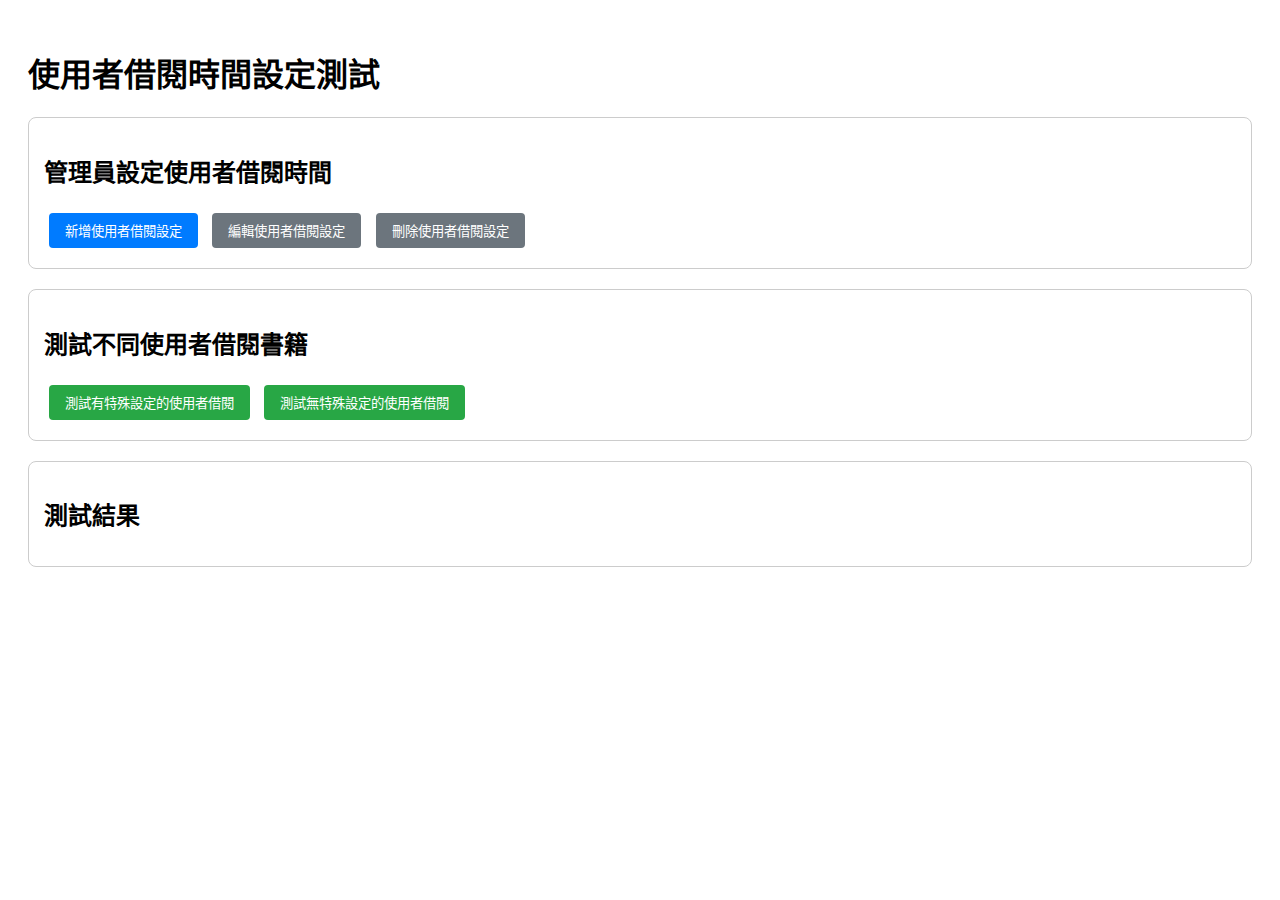
<file: test-user-loan-settings.html>
<!DOCTYPE html>
<html lang="zh-TW">
<head>
    <meta charset="UTF-8">
    <meta name="viewport" content="width=device-width, initial-scale=1.0">
    <title>使用者借閱時間設定測試</title>
    <style>
        body { font-family: Arial, sans-serif; padding: 20px; }
        .test-section { margin: 20px 0; padding: 15px; border: 1px solid #ccc; border-radius: 8px; }
        .user-info { background: #f0f8ff; padding: 10px; margin: 10px 0; border-radius: 4px; }
        .loan-info { background: #f9f9f9; padding: 10px; margin: 10px 0; border-radius: 4px; }
        .btn { padding: 8px 16px; border: none; border-radius: 4px; cursor: pointer; margin: 5px; }
        .btn-primary { background: #007bff; color: white; }
        .btn-secondary { background: #6c757d; color: white; }
        .btn-success { background: #28a745; color: white; }
        .result { margin: 10px 0; padding: 10px; background: #e7f3ff; border-radius: 4px; }
        .setting-item { background: #fff3cd; padding: 8px; margin: 5px 0; border-radius: 4px; border-left: 4px solid #ffc107; }
    </style>
</head>
<body>
    <h1>使用者借閱時間設定測試</h1>
    
    <div class="test-section">
        <h2>管理員設定使用者借閱時間</h2>
        <button class="btn btn-primary" onclick="testAddUserLoanSetting()">新增使用者借閱設定</button>
        <button class="btn btn-secondary" onclick="testEditUserLoanSetting()">編輯使用者借閱設定</button>
        <button class="btn btn-secondary" onclick="testDeleteUserLoanSetting()">刪除使用者借閱設定</button>
    </div>

    <div class="test-section">
        <h2>測試不同使用者借閱書籍</h2>
        <button class="btn btn-success" onclick="testBorrowWithUserSetting()">測試有特殊設定的使用者借閱</button>
        <button class="btn btn-success" onclick="testBorrowWithoutUserSetting()">測試無特殊設定的使用者借閱</button>
    </div>

    <div class="test-section">
        <h2>測試結果</h2>
        <div id="test-results"></div>
    </div>

    <script>
        // 模擬圖書館系統
        class TestLibrary {
            constructor() {
                this.settings = {
                    loanDays: 14, // 預設借閱天數
                    userLoanSettings: [] // 使用者借閱時間設定
                };
                this.borrowedBooks = [];
            }

            // 獲取使用者的借閱時間設定
            getUserLoanSetting(username) {
                if (!username || !this.settings.userLoanSettings) return null;
                return this.settings.userLoanSettings.find(setting => setting.username === username);
            }

            // 新增使用者借閱設定
            addUserLoanSetting(username, days, reason) {
                const existingSetting = this.getUserLoanSetting(username);
                if (existingSetting) {
                    return '該使用者已有借閱時間設定';
                }

                const setting = {
                    username,
                    days,
                    reason,
                    createdAt: new Date().toISOString()
                };

                this.settings.userLoanSettings.push(setting);
                return `成功為使用者 ${username} 設定借閱時間 ${days} 天`;
            }

            // 編輯使用者借閱設定
            editUserLoanSetting(username, days, reason) {
                const index = this.settings.userLoanSettings.findIndex(setting => setting.username === username);
                if (index === -1) {
                    return '找不到該使用者的借閱時間設定';
                }

                this.settings.userLoanSettings[index] = {
                    username,
                    days,
                    reason,
                    createdAt: this.settings.userLoanSettings[index].createdAt
                };

                return `成功更新使用者 ${username} 的借閱時間為 ${days} 天`;
            }

            // 刪除使用者借閱設定
            deleteUserLoanSetting(username) {
                const index = this.settings.userLoanSettings.findIndex(setting => setting.username === username);
                if (index === -1) {
                    return '找不到該使用者的借閱時間設定';
                }

                this.settings.userLoanSettings.splice(index, 1);
                return `成功刪除使用者 ${username} 的借閱時間設定`;
            }

            // 模擬借閱書籍
            borrowBook(username) {
                const borrowDate = new Date();
                
                // 檢查使用者是否有個人化的借閱時間設定
                const userLoanSetting = this.getUserLoanSetting(username);
                const loanDays = userLoanSetting ? userLoanSetting.days : this.settings.loanDays;
                const dueDate = new Date(borrowDate.getTime() + loanDays * 24 * 60 * 60 * 1000);

                const borrowRecord = {
                    id: Date.now().toString(),
                    username,
                    borrowDate: borrowDate.toISOString(),
                    dueDate: dueDate.toISOString(),
                    loanDays,
                    hasCustomSetting: !!userLoanSetting
                };

                this.borrowedBooks.push(borrowRecord);
                
                return {
                    username,
                    loanDays,
                    borrowDate: borrowDate.toLocaleDateString(),
                    dueDate: dueDate.toLocaleDateString(),
                    hasCustomSetting: userLoanSetting ? `是 (${userLoanSetting.days}天)` : '否'
                };
            }

            // 獲取所有使用者借閱設定
            getAllUserLoanSettings() {
                return this.settings.userLoanSettings;
            }
        }

        const testLibrary = new TestLibrary();

        function addResult(title, content) {
            const resultsDiv = document.getElementById('test-results');
            const resultDiv = document.createElement('div');
            resultDiv.className = 'result';
            resultDiv.innerHTML = `
                <h3>${title}</h3>
                ${content}
            `;
            resultsDiv.appendChild(resultDiv);
        }

        function testAddUserLoanSetting() {
            const result1 = testLibrary.addUserLoanSetting('student1', 21, '優等生特殊權限');
            const result2 = testLibrary.addUserLoanSetting('teacher1', 30, '教師專用');
            const result3 = testLibrary.addUserLoanSetting('student1', 7, '重複設定測試'); // 應該失敗

            const settings = testLibrary.getAllUserLoanSettings();
            const settingsHtml = settings.map(setting => `
                <div class="setting-item">
                    <strong>${setting.username}</strong>: ${setting.days}天 - ${setting.reason}
                </div>
            `).join('');

            addResult('新增使用者借閱設定', `
                <div class="user-info">
                    <div>結果1: ${result1}</div>
                    <div>結果2: ${result2}</div>
                    <div>結果3: ${result3}</div>
                </div>
                <h4>目前設定:</h4>
                ${settingsHtml || '<p>無設定</p>'}
            `);
        }

        function testEditUserLoanSetting() {
            const result1 = testLibrary.editUserLoanSetting('student1', 28, '優等生延長權限');
            const result2 = testLibrary.editUserLoanSetting('nonexistent', 14, '不存在的使用者'); // 應該失敗

            const settings = testLibrary.getAllUserLoanSettings();
            const settingsHtml = settings.map(setting => `
                <div class="setting-item">
                    <strong>${setting.username}</strong>: ${setting.days}天 - ${setting.reason}
                </div>
            `).join('');

            addResult('編輯使用者借閱設定', `
                <div class="user-info">
                    <div>結果1: ${result1}</div>
                    <div>結果2: ${result2}</div>
                </div>
                <h4>更新後設定:</h4>
                ${settingsHtml || '<p>無設定</p>'}
            `);
        }

        function testDeleteUserLoanSetting() {
            const result1 = testLibrary.deleteUserLoanSetting('teacher1');
            const result2 = testLibrary.deleteUserLoanSetting('nonexistent', '不存在的使用者'); // 應該失敗

            const settings = testLibrary.getAllUserLoanSettings();
            const settingsHtml = settings.map(setting => `
                <div class="setting-item">
                    <strong>${setting.username}</strong>: ${setting.days}天 - ${setting.reason}
                </div>
            `).join('');

            addResult('刪除使用者借閱設定', `
                <div class="user-info">
                    <div>結果1: ${result1}</div>
                    <div>結果2: ${result2}</div>
                </div>
                <h4>剩餘設定:</h4>
                ${settingsHtml || '<p>無設定</p>'}
            `);
        }

        function testBorrowWithUserSetting() {
            // 先確保有設定
            testLibrary.addUserLoanSetting('student1', 21, '優等生特殊權限');
            
            const borrowResult = testLibrary.borrowBook('student1');
            
            addResult('有特殊設定的使用者借閱', `
                <div class="loan-info">
                    <div><strong>使用者:</strong> ${borrowResult.username}</div>
                    <div><strong>借閱天數:</strong> ${borrowResult.loanDays} 天</div>
                    <div><strong>借閱日期:</strong> ${borrowResult.borrowDate}</div>
                    <div><strong>應還日期:</strong> ${borrowResult.dueDate}</div>
                    <div><strong>使用特殊設定:</strong> ${borrowResult.hasCustomSetting}</div>
                </div>
            `);
        }

        function testBorrowWithoutUserSetting() {
            const borrowResult = testLibrary.borrowBook('student2'); // 無特殊設定
            
            addResult('無特殊設定的使用者借閱', `
                <div class="loan-info">
                    <div><strong>使用者:</strong> ${borrowResult.username}</div>
                    <div><strong>借閱天數:</strong> ${borrowResult.loanDays} 天 (預設值)</div>
                    <div><strong>借閱日期:</strong> ${borrowResult.borrowDate}</div>
                    <div><strong>應還日期:</strong> ${borrowResult.dueDate}</div>
                    <div><strong>使用特殊設定:</strong> ${borrowResult.hasCustomSetting}</div>
                </div>
            `);
        }
    </script>
</body>
</html>
</file>
<file: styles.css>
/* 全域樣式 */
* {
    margin: 0;
    padding: 0;
    box-sizing: border-box;
}

body {
    font-family: 'Microsoft JhengHei', 'PingFang TC', 'Helvetica Neue', Arial, sans-serif;
    background: linear-gradient(135deg, #667eea 0%, #764ba2 100%);
    min-height: 100vh;
    color: #333;
}

.container {
    max-width: 1200px;
    margin: 0 auto;
    padding: 20px;
}

/* 標題區域 */
.header {
    background: rgba(255, 255, 255, 0.95);
    backdrop-filter: blur(10px);
    border-radius: 15px;
    padding: 20px 30px;
    margin-bottom: 20px;
    display: flex;
    justify-content: space-between;
    align-items: center;
    box-shadow: 0 8px 32px rgba(0, 0, 0, 0.1);
}

.header h1 {
    color: #4a5568;
    font-size: 2rem;
    font-weight: 700;
}

.header h1 i {
    color: #667eea;
    margin-right: 10px;
}

.user-info {
    display: flex;
    align-items: center;
    gap: 15px;
}

#current-user {
    font-weight: 600;
    color: #4a5568;
    padding: 8px 16px;
    background: #f7fafc;
    border-radius: 20px;
}

/* 按鈕樣式 */
.btn {
    padding: 10px 20px;
    border: none;
    border-radius: 8px;
    cursor: pointer;
    font-weight: 600;
    transition: all 0.3s ease;
    text-decoration: none;
    display: inline-flex;
    align-items: center;
    gap: 8px;
}

.btn:hover {
    transform: translateY(-2px);
    box-shadow: 0 4px 12px rgba(0, 0, 0, 0.15);
}

.btn-primary {
    background: linear-gradient(135deg, #667eea, #764ba2);
    color: white;
}

.btn-success {
    background: linear-gradient(135deg, #48bb78, #38a169);
    color: white;
}

.btn-info {
    background: linear-gradient(135deg, #4299e1, #3182ce);
    color: white;
}

.btn-warning {
    background: linear-gradient(135deg, #ed8936, #dd6b20);
    color: white;
}

.btn-outline {
    background: transparent;
    border: 2px solid #667eea;
    color: #667eea;
}

.btn-outline:hover {
    background: #667eea;
    color: white;
}

.btn-danger {
    background: linear-gradient(135deg, #f56565, #e53e3e);
    color: white;
}

.btn-small {
    padding: 6px 12px;
    font-size: 0.875rem;
}

/* 控制面板 */
.control-panel {
    background: rgba(255, 255, 255, 0.95);
    backdrop-filter: blur(10px);
    border-radius: 15px;
    padding: 25px;
    margin-bottom: 20px;
    box-shadow: 0 8px 32px rgba(0, 0, 0, 0.1);
}

.search-section {
    margin-bottom: 20px;
}

.search-bar {
    display: flex;
    gap: 10px;
    margin-bottom: 15px;
}

#search-input {
    flex: 1;
    padding: 12px 16px;
    border: 2px solid #e2e8f0;
    border-radius: 8px;
    font-size: 1rem;
    transition: border-color 0.3s ease;
}

#search-input:focus {
    outline: none;
    border-color: #667eea;
    box-shadow: 0 0 0 3px rgba(102, 126, 234, 0.1);
}

.filter-section {
    display: flex;
    gap: 15px;
    flex-wrap: wrap;
}

.filter-section select {
    padding: 10px 15px;
    border: 2px solid #e2e8f0;
    border-radius: 8px;
    background: white;
    font-size: 0.9rem;
    cursor: pointer;
    transition: border-color 0.3s ease;
}

/* 篩選器選項顏色 */
#genre-filter option[value="繪本"] {
    background: #fff5f5;
    color: #ff6b6b;
}

#genre-filter option[value="橋梁書"] {
    background: #fef9e7;
    color: #f39c12;
}

#genre-filter option[value="文字書"] {
    background: #f4ecf7;
    color: #9b59b6;
}

/* 合併書籍樣式 */
.book-card.merged {
    border: 2px dashed #667eea;
}

.book-card.merged .book-content {
    background: linear-gradient(135deg, #f8f9ff, #ffffff);
}

.book-card.merged .book-id {
    background: linear-gradient(135deg, #667eea, #764ba2);
    position: relative;
}

.book-card.merged .book-id::after {
    content: "多本";
    position: absolute;
    top: -8px;
    right: -8px;
    background: #ff6b6b;
    color: white;
    font-size: 0.6rem;
    padding: 2px 4px;
    border-radius: 8px;
    font-weight: bold;
}

/* 更新狀態面板 */
.update-status-panel {
    background: linear-gradient(135deg, #f8f9fa, #e9ecef);
    border: 1px solid #dee2e6;
    border-radius: 12px;
    padding: 15px 20px;
    margin: 20px 0;
    box-shadow: 0 2px 10px rgba(0, 0, 0, 0.05);
}

.update-info {
    display: flex;
    justify-content: space-between;
    align-items: center;
    flex-wrap: wrap;
    gap: 15px;
}

#last-update-time {
    color: #6c757d;
    font-size: 0.9rem;
    font-weight: 500;
}

.status-indicator {
    display: flex;
    align-items: center;
    gap: 8px;
    font-size: 0.9rem;
    font-weight: 500;
}

.status-indicator i {
    font-size: 0.7rem;
    animation: pulse 2s infinite;
}

@keyframes pulse {
    0% { opacity: 1; }
    50% { opacity: 0.5; }
    100% { opacity: 1; }
}

/* 類別圖例 */
.genre-legend {
    display: flex;
    gap: 15px;
    align-items: center;
    flex-wrap: wrap;
}

.legend-item {
    display: flex;
    align-items: center;
    gap: 6px;
    font-size: 0.85rem;
    font-weight: 600;
    color: #4a5568;
}

.legend-color {
    width: 12px;
    height: 12px;
    border-radius: 50%;
    display: inline-block;
}

.filter-section select:focus {
    outline: none;
    border-color: #667eea;
}

.admin-section {
    display: flex;
    gap: 15px;
    flex-wrap: wrap;
    padding-top: 20px;
    border-top: 1px solid #e2e8f0;
}

/* 統計面板 */
.stats-panel {
    display: grid;
    grid-template-columns: repeat(auto-fit, minmax(200px, 1fr));
    gap: 20px;
    margin-bottom: 20px;
}

.stat-item {
    background: rgba(255, 255, 255, 0.95);
    backdrop-filter: blur(10px);
    border-radius: 15px;
    padding: 25px;
    text-align: center;
    box-shadow: 0 8px 32px rgba(0, 0, 0, 0.1);
    transition: transform 0.3s ease;
}

.stat-item:hover {
    transform: translateY(-5px);
}

.stat-number {
    display: block;
    font-size: 2.5rem;
    font-weight: 700;
    color: #667eea;
    margin-bottom: 5px;
}

.stat-label {
    color: #718096;
    font-weight: 600;
    text-transform: uppercase;
    letter-spacing: 1px;
    font-size: 0.9rem;
}

/* 書籍區域 */
.books-section {
    background: rgba(255, 255, 255, 0.95);
    backdrop-filter: blur(10px);
    border-radius: 15px;
    padding: 25px;
    margin-bottom: 20px;
    box-shadow: 0 8px 32px rgba(0, 0, 0, 0.1);
}

.books-header {
    display: flex;
    justify-content: space-between;
    align-items: center;
    margin-bottom: 25px;
    padding-bottom: 15px;
    border-bottom: 2px solid #e2e8f0;
}

.books-header h2 {
    color: #4a5568;
    font-size: 1.5rem;
}

.view-controls {
    display: flex;
    gap: 5px;
}

.view-btn {
    padding: 8px 12px;
    border: 2px solid #e2e8f0;
    background: white;
    border-radius: 6px;
    cursor: pointer;
    transition: all 0.3s ease;
}

.view-btn.active {
    background: #667eea;
    color: white;
    border-color: #667eea;
}

/* 書籍網格 */
.books-grid {
    display: grid;
    grid-template-columns: repeat(auto-fill, minmax(280px, 1fr));
    gap: 20px;
}

.books-list {
    display: flex;
    flex-direction: column;
    gap: 15px;
}

/* 書籍卡片 */
.book-card {
    background: white;
    border-radius: 12px;
    padding: 0;
    box-shadow: 0 4px 20px rgba(0, 0, 0, 0.08);
    transition: all 0.3s ease;
    border: 2px solid transparent;
    position: relative;
    overflow: hidden;
    display: flex;
    flex-direction: column;
}

.book-cover {
    width: 100%;
    height: 280px; /* 增加高度以容納完整封面 */
    background: #f8f9fa;
    display: flex;
    align-items: center;
    justify-content: center;
    position: relative;
    overflow: hidden;
}

.book-cover-img {
    width: 100%;
    height: 100%;
    object-fit: contain; /* 改為contain確保完整顯示 */
    transition: transform 0.3s ease;
    background: #f8f9fa; /* 添加背景色 */
}

.book-card:hover .book-cover-img {
    transform: scale(1.05);
}

.book-cover-placeholder {
    display: flex;
    align-items: center;
    justify-content: center;
    width: 100%;
    height: 100%;
    background: linear-gradient(135deg, #f8f9ff, #ffffff);
    color: #667eea;
    font-size: 3rem;
}

.book-content {
    padding: 20px;
    flex: 1;
    display: flex;
    flex-direction: column;
}

/* 類別顏色分類 */
.book-card.genre-繪本 {
    border-left: 5px solid #ff6b6b;
}

.book-card.genre-繪本 .book-content {
    background: linear-gradient(135deg, #fff5f5, #ffffff);
}

.book-card.genre-繪本:hover {
    border-color: #ff6b6b;
    box-shadow: 0 8px 30px rgba(255, 107, 107, 0.2);
}

.book-card.genre-橋梁書 {
    border-left: 5px solid #f39c12;
}

.book-card.genre-橋梁書 .book-content {
    background: linear-gradient(135deg, #fef9e7, #ffffff);
}

.book-card.genre-橋梁書:hover {
    border-color: #f39c12;
    box-shadow: 0 8px 30px rgba(243, 156, 18, 0.2);
}

.book-card.genre-文字書 {
    border-left: 5px solid #9b59b6;
}

.book-card.genre-文字書 .book-content {
    background: linear-gradient(135deg, #f4ecf7, #ffffff);
}

.book-card.genre-文字書:hover {
    border-color: #9b59b6;
    box-shadow: 0 8px 30px rgba(155, 89, 182, 0.2);
}

.book-card:hover {
    transform: translateY(-5px);
    box-shadow: 0 8px 30px rgba(0, 0, 0, 0.15);
    border-color: #667eea;
}

.book-card.borrowed {
    opacity: 0.7;
    border-color: #f56565;
}


.book-header {
    display: flex;
    justify-content: space-between;
    align-items: flex-start;
    margin-bottom: 15px;
}

.book-id {
    background: #667eea;
    color: white;
    padding: 4px 8px;
    border-radius: 4px;
    font-size: 0.8rem;
    font-weight: 600;
}

/* 類別特定的書碼顏色 */
.book-card.genre-繪本 .book-id {
    background: #ff6b6b;
}

.book-card.genre-橋梁書 .book-id {
    background: #f39c12;
}

.book-card.genre-文字書 .book-id {
    background: #9b59b6;
}

.book-title {
    font-size: 1.1rem;
    font-weight: 600;
    color: #2d3748;
    margin-bottom: 10px;
    line-height: 1.4;
}

.book-info {
    display: flex;
    flex-direction: column;
    gap: 8px;
    margin-bottom: 15px;
}

.book-info-item {
    display: flex;
    align-items: center;
    gap: 8px;
    font-size: 0.9rem;
    color: #718096;
}

.book-info-item i {
    width: 16px;
    color: #667eea;
}

/* 類別標籤樣式 */
.book-genre {
    padding: 4px 12px;
    border-radius: 20px;
    font-size: 0.8rem;
    font-weight: 600;
    text-transform: uppercase;
    letter-spacing: 0.5px;
}

.book-card.genre-繪本 .book-genre {
    background: #ff6b6b;
    color: white;
}

.book-card.genre-橋梁書 .book-genre {
    background: #f39c12;
    color: white;
}

.book-card.genre-文字書 .book-genre {
    background: #9b59b6;
    color: white;
}

/* 書籍類型標籤樣式 */
.book-type {
    padding: 4px 10px;
    border-radius: 15px;
    font-size: 0.75rem;
    font-weight: 500;
    background: #3498db;
    color: white;
    margin-left: 8px;
}

.book-type:empty {
    display: none;
}

.book-actions {
    display: flex;
    gap: 10px;
    flex-wrap: wrap;
}

.book-actions .btn {
    flex: 1;
    min-width: 80px;
    text-align: center;
}

/* 借閱記錄 */
.borrowed-section {
    background: rgba(255, 255, 255, 0.95);
    backdrop-filter: blur(10px);
    border-radius: 15px;
    padding: 25px;
    box-shadow: 0 8px 32px rgba(0, 0, 0, 0.1);
}

 .borrowed-section.minimized {
    max-height: 72px;
    overflow: hidden;
 }

 .borrowed-section.minimized .borrowed-list {
    display: none;
 }

 .borrowed-header {
    display: flex;
    align-items: center;
    justify-content: space-between;
    gap: 12px;
 }

 .borrowed-toggle-btn {
    background: transparent;
    border: none;
    color: #4a5568;
    width: 36px;
    height: 36px;
    border-radius: 10px;
    cursor: pointer;
    display: inline-flex;
    align-items: center;
    justify-content: center;
 }

 .borrowed-toggle-btn:hover {
    background: rgba(0, 0, 0, 0.05);
 }

@media (min-width: 1024px) {
    .borrowed-section {
        position: fixed;
        right: 20px;
        bottom: 20px;
        width: 380px;
        max-height: calc(100vh - 140px);
        overflow: auto;
        z-index: 999;
    }
}

.borrowed-fab {
    display: none;
}

.borrowed-section h2 {
    color: #4a5568;
    font-size: 1.5rem;
    margin-bottom: 20px;
    padding-bottom: 15px;
    border-bottom: 2px solid #e2e8f0;
}

.borrowed-list {
    display: flex;
    flex-direction: column;
    gap: 15px;
}

.borrowed-item {
    background: white;
    border-radius: 10px;
    padding: 20px;
    box-shadow: 0 2px 10px rgba(0, 0, 0, 0.05);
    border-left: 4px solid #667eea;
    display: flex;
    justify-content: space-between;
    align-items: center;
    flex-wrap: wrap;
    gap: 15px;
}


.borrowed-info {
    flex: 1;
    min-width: 200px;
}

.borrowed-title {
    font-weight: 600;
    color: #2d3748;
    margin-bottom: 5px;
}

.borrowed-details {
    font-size: 0.9rem;
    color: #718096;
}

.borrowed-actions {
    display: flex;
    gap: 10px;
}

 /* 模態框 */
 .modal {
     display: none;
     position: fixed;
     z-index: 2000;
     left: 0;
     top: 0;
     width: 100%;
     height: 100%;
     background-color: rgba(0, 0, 0, 0.5);
     backdrop-filter: blur(5px);
 }

 .modal-content {
     background-color: white;
     margin: 5% auto;
     padding: 30px;
     border-radius: 15px;
     width: 90%;
     max-width: 500px;
     position: relative;
     box-shadow: 0 20px 60px rgba(0, 0, 0, 0.3);
     max-height: calc(100vh - 40px);
     overflow-y: auto;
 }

 .selection-modal-content {
     max-width: 520px;
     padding: 28px 28px 20px;
     border-radius: 20px;
     background: linear-gradient(135deg, #ffffff, #fafbff);
     box-shadow: 0 25px 70px rgba(0, 0, 0, 0.12), 0 8px 20px rgba(0, 0, 0, 0.06);
 }

 .selection-modal-title {
     margin-bottom: 16px;
     font-size: 1.4rem;
     font-weight: 700;
     color: #2d3748;
 }

 .selection-modal-message {
     margin: 0 0 20px;
     color: #718096;
     font-size: 0.98rem;
     line-height: 1.5;
 }

 .selection-modal-options {
     display: grid;
     grid-template-columns: 1fr;
     gap: 12px;
     margin: 0 0 20px;
     max-height: min(55vh, 440px);
     overflow-y: auto;
     padding-right: 6px;
     scroll-padding-bottom: 8px;
 }

 .selection-modal-option {
     width: 100%;
     text-align: left;
     padding: 0;
     border-radius: 16px;
     border: 1px solid #e2e8f0;
     background: linear-gradient(135deg, #ffffff, #f8faff);
     color: #2d3748;
     font-weight: 600;
     font-size: 0.96rem;
     cursor: pointer;
     transition: transform 0.18s ease, box-shadow 0.18s ease, border-color 0.18s ease, background 0.18s ease;
     box-shadow: 0 2px 8px rgba(0, 0, 0, 0.04);
     display: flex;
     align-items: center;
     gap: 14px;
 }

 .selection-modal-option:hover {
     transform: translateY(-2px) scale(1.015);
     border-color: #667eea;
     background: linear-gradient(135deg, #ffffff, #f0f4ff);
     box-shadow: 0 8px 24px rgba(102, 126, 234, 0.22), 0 2px 8px rgba(0, 0, 0, 0.06);
 }

 .selection-modal-option:active {
     transform: translateY(0) scale(1);
     box-shadow: 0 4px 12px rgba(0, 0, 0, 0.1);
 }

 .selection-modal-cancel {
     width: 100%;
     justify-content: center;
     margin-top: 12px;
     padding: 12px 20px;
     border-radius: 12px;
     border: 2px solid #e2e8f0;
     background: #f7fafc;
     color: #718096;
     font-weight: 600;
     transition: all 0.2s ease;
 }

 .selection-modal-cancel:hover {
     background: #edf2f7;
     border-color: #cbd5e0;
     color: #4a5568;
     transform: translateY(-1px);
     box-shadow: 0 4px 12px rgba(0, 0, 0, 0.08);
 }

 .selection-option-image {
     width: 60px;
     height: 80px;
     object-fit: cover;
     border-radius: 12px 0 0 12px;
     flex-shrink: 0;
 }

 .selection-option-text {
     flex: 1;
     padding: 14px 14px 14px 0;
     display: flex;
     flex-direction: column;
     gap: 4px;
 }

 .selection-option-title {
     font-weight: 700;
     font-size: 0.97rem;
     color: #2d3748;
     line-height: 1.3;
     display: -webkit-box;
     -webkit-line-clamp: 2;
     line-clamp: 2;
     -webkit-box-orient: vertical;
     overflow: hidden;
 }

 .selection-option-code {
     font-weight: 600;
     font-size: 0.88rem;
     color: #667eea;
 }

 .selection-option-stock {
     font-size: 0.82rem;
     color: #718096;
 }

.close {
    color: #aaa;
    float: right;
    font-size: 28px;
    font-weight: bold;
    cursor: pointer;
    position: absolute;
    top: 15px;
    right: 20px;
}

.close:hover {
    color: #000;
}

.modal h2 {
    margin-bottom: 25px;
    color: #4a5568;
    text-align: center;
}

/* 表單樣式 */
.form-group {
    margin-bottom: 20px;
}

.form-group label {
    display: block;
    margin-bottom: 8px;
    font-weight: 600;
    color: #4a5568;
}

.form-group input,
.form-group select {
    width: 100%;
    padding: 12px 16px;
    border: 2px solid #e2e8f0;
    border-radius: 8px;
    font-size: 1rem;
    transition: border-color 0.3s ease;
}

.form-group input:focus,
.form-group select:focus {
    outline: none;
    border-color: #667eea;
    box-shadow: 0 0 0 3px rgba(102, 126, 234, 0.1);
}

.form-group small {
    display: block;
    margin-top: 5px;
    color: #718096;
    font-size: 0.85rem;
}

.form-group s.form-help {
    display: block;
    margin-top: 5px;
    color: #667eea;
    font-size: 0.8rem;
}

/* 輸入框與按鈕組合樣式 */
.input-with-button {
    display: flex;
    gap: 8px;
    align-items: center;
}

.input-with-button input {
    flex: 1;
    margin: 0;
}

.input-with-button .btn-small {
    flex-shrink: 0;
    height: 38px;
    padding: 8px 12px;
    font-size: 0.8rem;
    white-space: nowrap;
}

/* Toast 通知 */
.toast {
    position: fixed;
    top: 20px;
    right: 20px;
    background: #4a5568;
    color: white;
    padding: 15px 20px;
    border-radius: 8px;
    box-shadow: 0 4px 20px rgba(0, 0, 0, 0.3);
    z-index: 1001;
    transform: translateX(400px);
    transition: transform 0.3s ease;
}

.toast.show {
    transform: translateX(0);
}

.toast.success {
    background: #48bb78;
}

.toast.error {
    background: #f56565;
}

.toast.warning {
    background: #ed8936;
}

/* 書籍列表視圖 */
.books-list .book-card {
    display: flex;
    flex-direction: row;
    height: auto;
}

.books-list .book-cover {
    width: 120px;
    height: 180px; /* 增加高度以容納完整封面 */
    flex-shrink: 0;
}

.books-list .book-content {
    flex: 1;
    display: flex;
    flex-direction: column;
    justify-content: space-between;
}

.books-list .book-actions {
    margin-top: auto;
}

/* 響應式設計 */
@media (max-width: 768px) {
    .container {
        padding: 10px;
        padding-bottom: 110px;
    }
    
    .header {
        flex-direction: column;
        gap: 15px;
        text-align: center;
        padding: 16px 18px;
    }

    .header h1 {
        font-size: 1.5rem;
    }

    .user-info {
        width: 100%;
        justify-content: center;
        flex-wrap: wrap;
    }

    #current-user {
        width: 100%;
        text-align: center;
    }

    .user-info .btn {
        flex: 1;
        justify-content: center;
        min-width: 120px;
    }
    
    .search-bar {
        flex-direction: column;
    }

    .search-bar .btn {
        width: 100%;
        justify-content: center;
    }
    
    .filter-section {
        flex-direction: column;
    }

    .filter-section select {
        width: 100%;
    }
    
    .admin-section {
        flex-direction: column;
    }

    .admin-section .btn {
        width: 100%;
        justify-content: center;
    }

    .books-header {
        flex-direction: column;
        align-items: flex-start;
        gap: 10px;
    }

    .view-controls {
        width: 100%;
        justify-content: flex-end;
    }
    
    .stats-panel {
        grid-template-columns: repeat(2, 1fr);
    }
    
    .books-grid {
        grid-template-columns: 1fr;
    }
    
    .book-cover {
        height: 200px; /* 行動裝置上稍微降低高度 */
    }
    
    .books-list .book-card {
        flex-direction: column;
    }
    
    .books-list .book-cover {
        width: 100%;
        height: 200px; /* 行動裝置上稍微降低高度 */
    }

    .borrowed-section {
        display: block;
        position: fixed;
        left: 10px;
        right: 10px;
        bottom: 10px;
        width: auto;
        overflow: hidden;
        padding: 12px;
        z-index: 1002;
        max-height: 70vh;
        transition: max-height 0.25s ease;
    }

    .borrowed-section.minimized {
        max-height: 62px;
    }

    .borrowed-section.open {
        max-height: 70vh;
        overflow: auto;
    }

    .borrowed-fab {
        display: inline-flex;
        position: fixed;
        right: 16px;
        bottom: 16px;
        width: 56px;
        height: 56px;
        border-radius: 999px;
        align-items: center;
        justify-content: center;
        background: linear-gradient(135deg, #667eea, #764ba2);
        color: white;
        border: none;
        box-shadow: 0 10px 30px rgba(0, 0, 0, 0.25);
        z-index: 1003;
    }

    .borrowed-fab:active {
        transform: translateY(0);
        box-shadow: 0 6px 20px rgba(0, 0, 0, 0.25);
    }

    .borrowed-header {
        cursor: pointer;
    }

    .borrowed-section h2 {
        font-size: 1.1rem;
        margin-bottom: 0;
        padding-bottom: 0;
        border-bottom: none;
        display: flex;
        flex-direction: column;
        align-items: flex-start;
        gap: 10px;
    }

    #export-borrowed-btn {
        width: 100%;
        justify-content: center;
        margin-left: 0 !important;
    }
    
    .borrowed-item {
        flex-direction: column;
        text-align: center;
    }
    
    .borrowed-actions {
        width: 100%;
        justify-content: center;
    }

    .progress-info {
        grid-template-columns: 1fr;
    }

    .toast {
        left: 10px;
        right: 10px;
        width: auto;
        max-width: calc(100vw - 20px);
    }

    .modal-content {
        margin: 10px auto;
        width: calc(100% - 20px);
        max-height: calc(100vh - 20px);
        padding: 18px;
    }

    .input-with-button {
        flex-direction: column;
        align-items: stretch;
    }

    .input-with-button .btn-small {
        width: 100%;
        justify-content: center;
    }

    .progress-controls {
        flex-wrap: wrap;
    }

    .progress-controls .btn {
        flex: 1;
    }

    .search-result-item {
        flex-direction: column;
    }

    .search-result-cover {
        margin-right: 0;
        margin-bottom: 12px;
    }

    .search-result-header {
        flex-direction: column;
        gap: 8px;
    }
}

@media (max-width: 480px) {
    .stats-panel {
        grid-template-columns: 1fr;
    }
    
    .stat-number {
        font-size: 2rem;
    }
    
    .modal-content {
        margin: 10% auto;
        padding: 20px;
    }
}

/* 動畫效果 */
@keyframes fadeIn {
    from {
        opacity: 0;
        transform: translateY(20px);
    }
    to {
        opacity: 1;
        transform: translateY(0);
    }
}

.book-card,
.borrowed-item,
.stat-item {
    animation: fadeIn 0.5s ease;
}

/* 搜尋進度樣式 */
.progress-container {
    padding: 20px 0;
}

.progress-info {
    display: grid;
    grid-template-columns: 1fr 1fr 1fr;
    gap: 15px;
    margin-bottom: 20px;
    text-align: center;
}

.progress-info div {
    background: #f8f9fa;
    padding: 10px;
    border-radius: 8px;
    font-weight: 600;
}

.progress-info span {
    color: #667eea;
    font-size: 1.1rem;
}

.progress-bar {
    width: 100%;
    height: 20px;
    background: #e2e8f0;
    border-radius: 10px;
    overflow: hidden;
    margin-bottom: 20px;
}

.progress-fill {
    height: 100%;
    background: linear-gradient(135deg, #667eea, #764ba2);
    width: 0%;
    transition: width 0.3s ease;
    border-radius: 10px;
}

.progress-controls {
    display: flex;
    gap: 10px;
    justify-content: center;
}

.progress-controls .btn {
    min-width: 100px;
}

/* 書籍搜尋結果樣式 */
.search-results {
    max-height: 500px;
    overflow-y: auto;
    margin: 20px 0;
}

.search-result-item {
    display: flex;
    padding: 15px;
    border: 1px solid #e2e8f0;
    border-radius: 8px;
    margin-bottom: 15px;
    background: #f8f9fa;
    transition: all 0.3s ease;
}

.search-result-item:hover {
    background: #e9ecef;
    transform: translateY(-2px);
    box-shadow: 0 4px 12px rgba(0, 0, 0, 0.1);
}

.search-result-cover {
    width: 80px;
    height: 120px;
    margin-right: 15px;
    flex-shrink: 0;
    display: flex;
    align-items: center;
    justify-content: center;
    background: #fff;
    border-radius: 4px;
    overflow: hidden;
}

.search-result-cover img {
    width: 100%;
    height: 100%;
    object-fit: cover;
}

.search-result-cover-placeholder {
    width: 100%;
    height: 100%;
    display: flex;
    align-items: center;
    justify-content: center;
    color: #667eea;
    font-size: 1.5rem;
    background: #f8f9ff;
}

.search-result-info {
    flex: 1;
    min-width: 0;
}

.search-result-header {
    display: flex;
    justify-content: space-between;
    align-items: flex-start;
    margin-bottom: 10px;
}

.search-result-title {
    margin: 0;
    color: #2d3748;
    font-size: 1.1rem;
    font-weight: 600;
    line-height: 1.4;
    flex: 1;
    margin-right: 10px;
}

.search-result-source {
    background: #667eea;
    color: white;
    padding: 4px 8px;
    border-radius: 12px;
    font-size: 0.7rem;
    font-weight: 600;
    white-space: nowrap;
    flex-shrink: 0;
}

.search-result-source.google-books {
    background: #4285f4;
}

.search-result-source.open-library {
    background: #f4b400;
}

.search-result-source.books-com {
    background: #00a652;
}

.search-result-source.kingstone {
    background: #ff6b35;
}

.search-result-details {
    font-size: 0.9rem;
    color: #4a5568;
    margin-bottom: 15px;
}

.search-result-details p {
    margin: 5px 0;
    line-height: 1.4;
}

.search-result-actions {
    display: flex;
    gap: 10px;
    flex-wrap: wrap;
}

.search-result-actions .btn-sm {
    font-size: 0.8rem;
    padding: 6px 12px;
}

.empty-state-actions {
    display: flex;
    gap: 10px;
    justify-content: center;
    margin-top: 20px;
    flex-wrap: wrap;
}

/* 合併書籍樣式 */
.book-card.merged {
    border: 2px solid #667eea;
    background: linear-gradient(135deg, #f8f9ff 0%, #ffffff 100%);
}

.merged-badge {
    position: absolute;
    top: 5px;
    right: 5px;
    background: #667eea;
    color: white;
    padding: 4px 8px;
    border-radius: 12px;
    font-size: 0.7rem;
    font-weight: 600;
    z-index: 10;
    box-shadow: 0 2px 4px rgba(0, 0, 0, 0.2);
}

.new-badge {
    position: absolute;
    top: 5px;
    left: 5px;
    background: #e53e3e;
    color: white;
    padding: 4px 8px;
    border-radius: 12px;
    font-size: 0.7rem;
    font-weight: 700;
    z-index: 10;
    box-shadow: 0 2px 4px rgba(0, 0, 0, 0.2);
}

.book-card.merged:hover {
    transform: translateY(-4px);
    box-shadow: 0 8px 25px rgba(102, 126, 234, 0.3);
}

/* 手動搜尋選項樣式 */
.manual-search-options {
    display: flex;
    flex-direction: column;
    gap: 20px;
    margin: 20px 0;
}

.search-option {
    padding: 20px;
    border: 1px solid #e2e8f0;
    border-radius: 8px;
    background: #f8fafc;
    transition: all 0.3s ease;
}

.search-option:hover {
    border-color: #667eea;
    background: #f1f5f9;
    transform: translateY(-2px);
    box-shadow: 0 4px 12px rgba(0, 0, 0, 0.1);
}

.search-option h3 {
    margin: 0 0 10px 0;
    color: #2d3748;
    font-size: 1.1rem;
    display: flex;
    align-items: center;
    gap: 10px;
}

.search-option p {
    margin: 0 0 15px 0;
    color: #4a5568;
    font-size: 0.9rem;
    line-height: 1.5;
}

.search-option .btn {
    width: 100%;
    justify-content: center;
}

/* 使用提示樣式 */
.search-tips {
    background: #f0f9ff;
    border: 1px solid #bae6fd;
    border-radius: 8px;
    padding: 20px;
    margin: 20px 0;
}

.search-tips h4 {
    margin: 0 0 15px 0;
    color: #0369a1;
    font-size: 1rem;
    display: flex;
    align-items: center;
    gap: 8px;
}

.search-tips ul {
    margin: 0;
    padding-left: 20px;
    color: #0c4a6e;
}

.search-tips li {
    margin-bottom: 8px;
    line-height: 1.5;
}

/* 書庫選擇按鈕樣式 */
.search-source-buttons {
    display: grid;
    grid-template-columns: 1fr 1fr;
    gap: 15px;
    margin: 20px 0;
}

.search-source-buttons .btn {
    padding: 15px 20px;
    font-size: 0.9rem;
    font-weight: 600;
    display: flex;
    align-items: center;
    justify-content: center;
    gap: 8px;
    transition: all 0.3s ease;
}

.search-source-buttons .btn:hover {
    transform: translateY(-2px);
    box-shadow: 0 4px 12px rgba(0, 0, 0, 0.15);
}

/* 書庫說明樣式 */
.search-source-info {
    background: #f8fafc;
    border: 1px solid #e2e8f0;
    border-radius: 8px;
    padding: 20px;
    margin: 20px 0;
}

.search-source-info h4 {
    margin: 0 0 15px 0;
    color: #2d3748;
    font-size: 1rem;
    display: flex;
    align-items: center;
    gap: 8px;
}

.source-grid {
    display: grid;
    grid-template-columns: 1fr 1fr;
    gap: 15px;
}

.source-item {
    padding: 15px;
    background: white;
    border: 1px solid #e2e8f0;
    border-radius: 6px;
}

.source-item strong {
    display: block;
    color: #2d3748;
    margin-bottom: 5px;
    font-size: 0.9rem;
}

.source-item p {
    margin: 0;
    color: #4a5568;
    font-size: 0.8rem;
    line-height: 1.4;
}

/* 多選搜尋樣式 */
.multi-search-grid {
    display: grid;
    grid-template-columns: 1fr;
    gap: 15px;
    margin: 20px 0;
    max-height: 400px;
    overflow-y: auto;
}

.search-source-item {
    padding: 15px;
    border: 1px solid #e2e8f0;
    border-radius: 8px;
    background: #f8fafc;
    transition: all 0.3s ease;
    cursor: pointer;
}

.search-source-item:hover {
    border-color: #667eea;
    background: #f1f5f9;
    transform: translateY(-2px);
    box-shadow: 0 4px 12px rgba(0, 0, 0, 0.1);
}

.checkbox-container {
    display: flex;
    align-items: flex-start;
    gap: 15px;
    cursor: pointer;
    width: 100%;
}

.checkbox-container input[type="checkbox"] {
    display: none;
}

.checkmark {
    width: 20px;
    height: 20px;
    border: 2px solid #cbd5e0;
    border-radius: 4px;
    background: white;
    position: relative;
    flex-shrink: 0;
    margin-top: 2px;
    transition: all 0.3s ease;
}

.checkbox-container input[type="checkbox"]:checked + .checkmark {
    background: #667eea;
    border-color: #667eea;
}

.checkbox-container input[type="checkbox"]:checked + .checkmark::after {
    content: '';
    position: absolute;
    left: 6px;
    top: 2px;
    width: 5px;
    height: 10px;
    border: solid white;
    border-width: 0 2px 2px 0;
    transform: rotate(45deg);
}

.source-info {
    flex: 1;
}

.source-info strong {
    display: block;
    color: #2d3748;
    margin-bottom: 5px;
    font-size: 1rem;
}

.source-info p {
    margin: 0;
    color: #4a5568;
    font-size: 0.9rem;
    line-height: 1.4;
}

.search-actions {
    display: flex;
    gap: 10px;
    justify-content: center;
    margin: 20px 0;
    flex-wrap: wrap;
}

.search-actions .btn {
    min-width: 120px;
}

/* 載入動畫 */
.loading {
    display: inline-block;
    width: 20px;
    height: 20px;
    border: 3px solid #f3f3f3;
    border-top: 3px solid #667eea;
    border-radius: 50%;
    animation: spin 1s linear infinite;
}

@keyframes spin {
    0% { transform: rotate(0deg); }
    100% { transform: rotate(360deg); }
}

/* 空狀態 */
.empty-state {
    text-align: center;
    padding: 60px 20px;
    color: #718096;
}

.empty-state i {
    font-size: 4rem;
    margin-bottom: 20px;
    color: #cbd5e0;
}

.empty-state h3 {
    font-size: 1.5rem;
    margin-bottom: 10px;
    color: #4a5568;
}

.empty-state p {
    font-size: 1rem;
}

/* 書籍選擇介面樣式 */
.book-selection-list {
    max-height: 400px;
    overflow-y: auto;
    margin: 15px 0;
}

.book-selection-item {
    display: flex;
    align-items: center;
    padding: 15px;
    margin-bottom: 10px;
    border: 2px solid #e2e8f0;
    border-radius: 10px;
    cursor: pointer;
    transition: all 0.3s ease;
    background: #f8f9fa;
    position: relative;
}

.book-selection-item:hover {
    border-color: #667eea;
    background: #f0f4ff;
    transform: translateY(-2px);
    box-shadow: 0 4px 12px rgba(102, 126, 234, 0.15);
}

.book-selection-item.selected {
    border-color: #667eea;
    background: linear-gradient(135deg, #f0f4ff 0%, #e8efff 100%);
    box-shadow: 0 4px 16px rgba(102, 126, 234, 0.2);
}

.book-selection-info {
    flex: 1;
    display: flex;
    flex-direction: column;
    gap: 8px;
}

.book-selection-id {
    font-weight: bold;
    color: #667eea;
    font-size: 1.1rem;
}

.book-selection-details {
    display: grid;
    grid-template-columns: 1fr 1fr;
    gap: 5px 15px;
    font-size: 0.9rem;
    color: #4a5568;
}

.book-selection-author,
.book-selection-year,
.book-selection-copies,
.book-selection-available {
    display: flex;
    align-items: center;
}

.book-selection-cover {
    width: 80px;
    height: 100px;
    margin-left: 15px;
    display: flex;
    align-items: center;
    justify-content: center;
    border-radius: 5px;
    overflow: hidden;
    background: #e2e8f0;
}

.book-selection-cover img {
    width: 100%;
    height: 100%;
    object-fit: cover;
}

.no-cover {
    font-size: 0.8rem;
    color: #718096;
    text-align: center;
    padding: 10px;
}

.book-selection-badge {
    position: absolute;
    top: 10px;
    right: 10px;
    background: #48bb78;
    color: white;
    padding: 4px 8px;
    border-radius: 12px;
    font-size: 0.8rem;
    font-weight: bold;
}

.book-selection-select-btn {
    position: absolute;
    top: 10px;
    right: 10px;
    background: #667eea;
    color: white;
    padding: 4px 8px;
    border-radius: 12px;
    font-size: 0.8rem;
    font-weight: bold;
    opacity: 0;
    transition: opacity 0.3s ease;
}

.book-selection-item:hover .book-selection-select-btn {
    opacity: 1;
}

.selection-hint {
    color: #4a5568;
    font-size: 0.95rem;
    margin-bottom: 15px;
    padding: 10px;
    background: #f7fafc;
    border-left: 4px solid #667eea;
    border-radius: 4px;
}

/* 響應式設計 */
@media (max-width: 768px) {
    .book-selection-item {
        flex-direction: column;
        text-align: center;
        gap: 10px;
    }
    
    .book-selection-cover {
        margin-left: 0;
        margin-top: 10px;
    }
    
    .book-selection-details {
        grid-template-columns: 1fr;
        text-align: left;
    }
    
    .book-selection-info {
        align-items: center;
        width: 100%;
    }
}

/* 刪除選擇介面專用樣式 */
.book-selection-item.disabled {
    opacity: 0.6;
    cursor: not-allowed;
    background: #f5f5f5;
}

.book-selection-item.disabled:hover {
    border-color: #e2e8f0;
    background: #f5f5f5;
    transform: none;
    box-shadow: none;
}

.book-selection-warning {
    color: #e53e3e;
    font-size: 0.85rem;
    font-weight: bold;
    margin-top: 8px;
    padding: 5px 8px;
    background: #fed7d7;
    border-radius: 4px;
    display: flex;
    align-items: center;
    gap: 5px;
}

.book-selection-delete-btn {
    background: #e53e3e !important;
}

.book-selection-delete-btn:hover {
    background: #c53030 !important;
}

.book-selection-disabled-btn {
    position: absolute;
    top: 10px;
    right: 10px;
    background: #718096;
    color: white;
    padding: 4px 8px;
    border-radius: 12px;
    font-size: 0.8rem;
    font-weight: bold;
}

.selection-hint-danger {
    color: #e53e3e;
    border-left-color: #e53e3e;
    background: #fed7d7;
}
</file>
